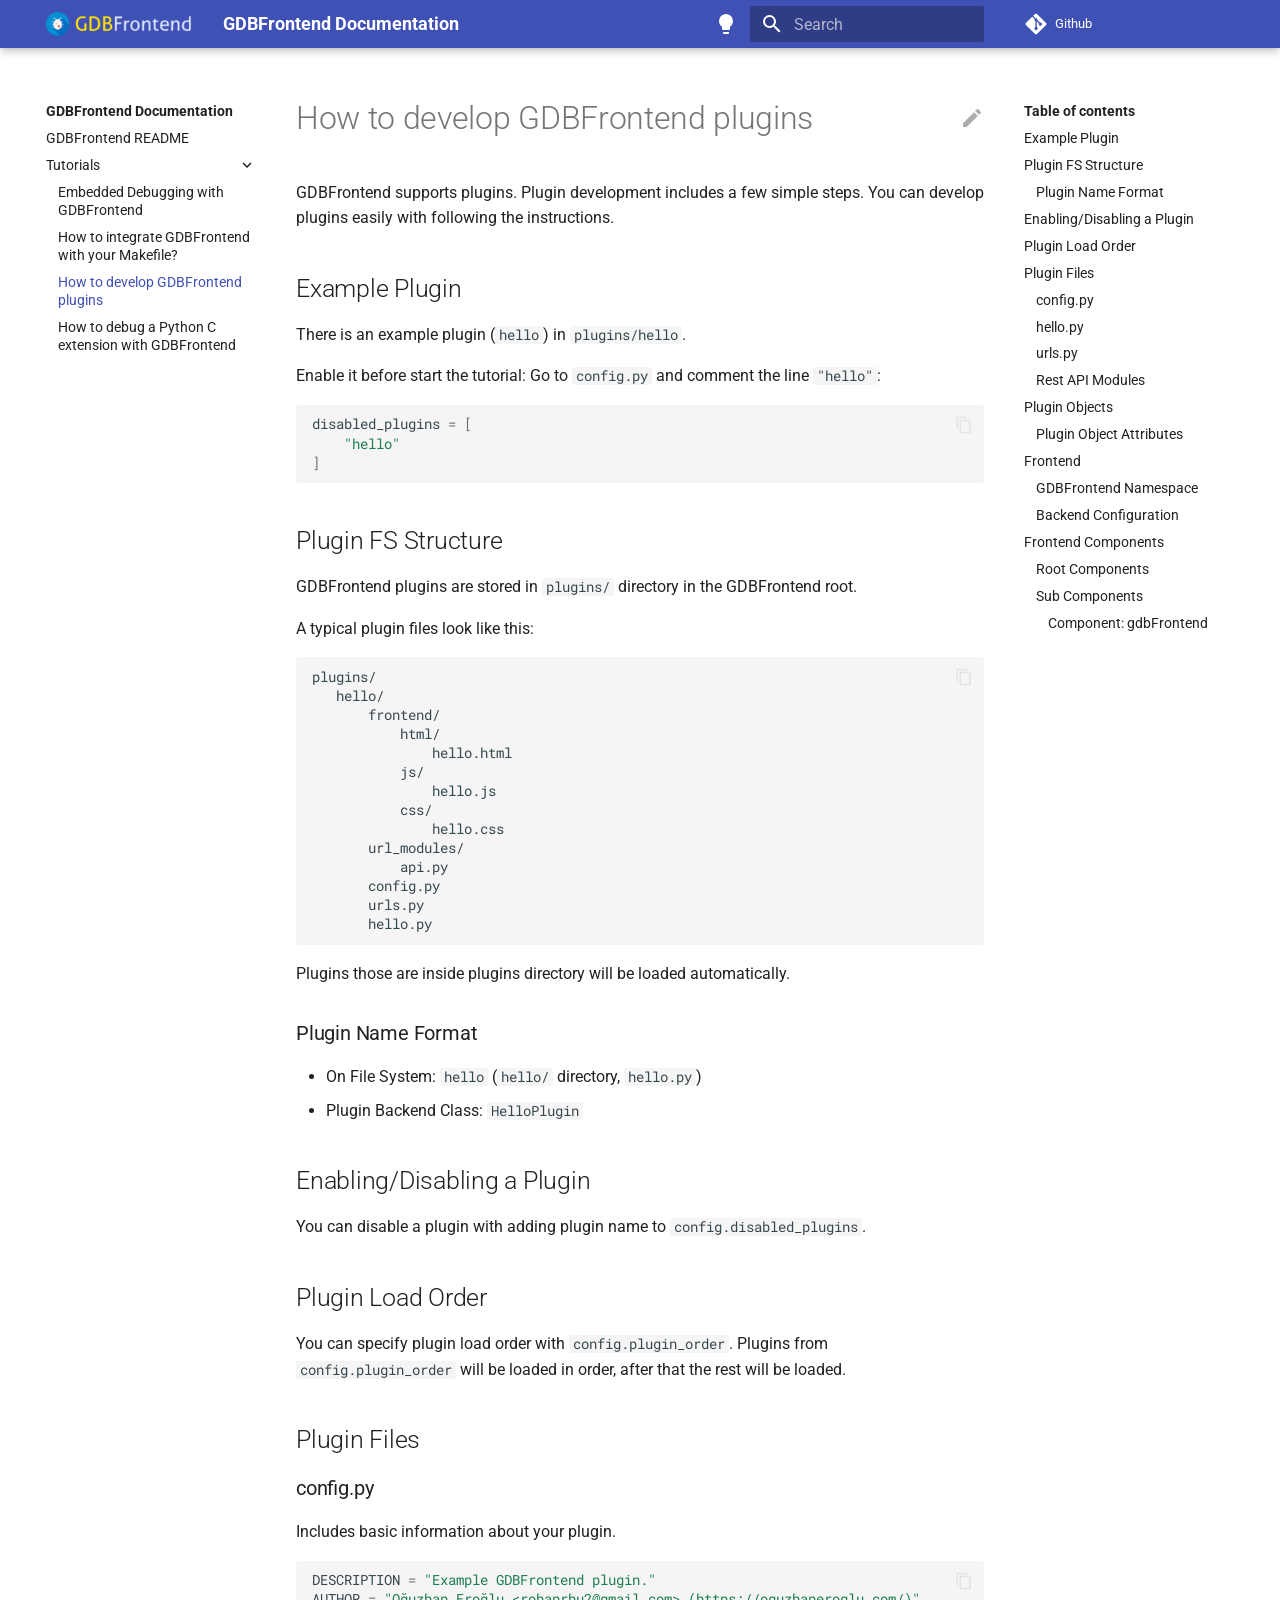
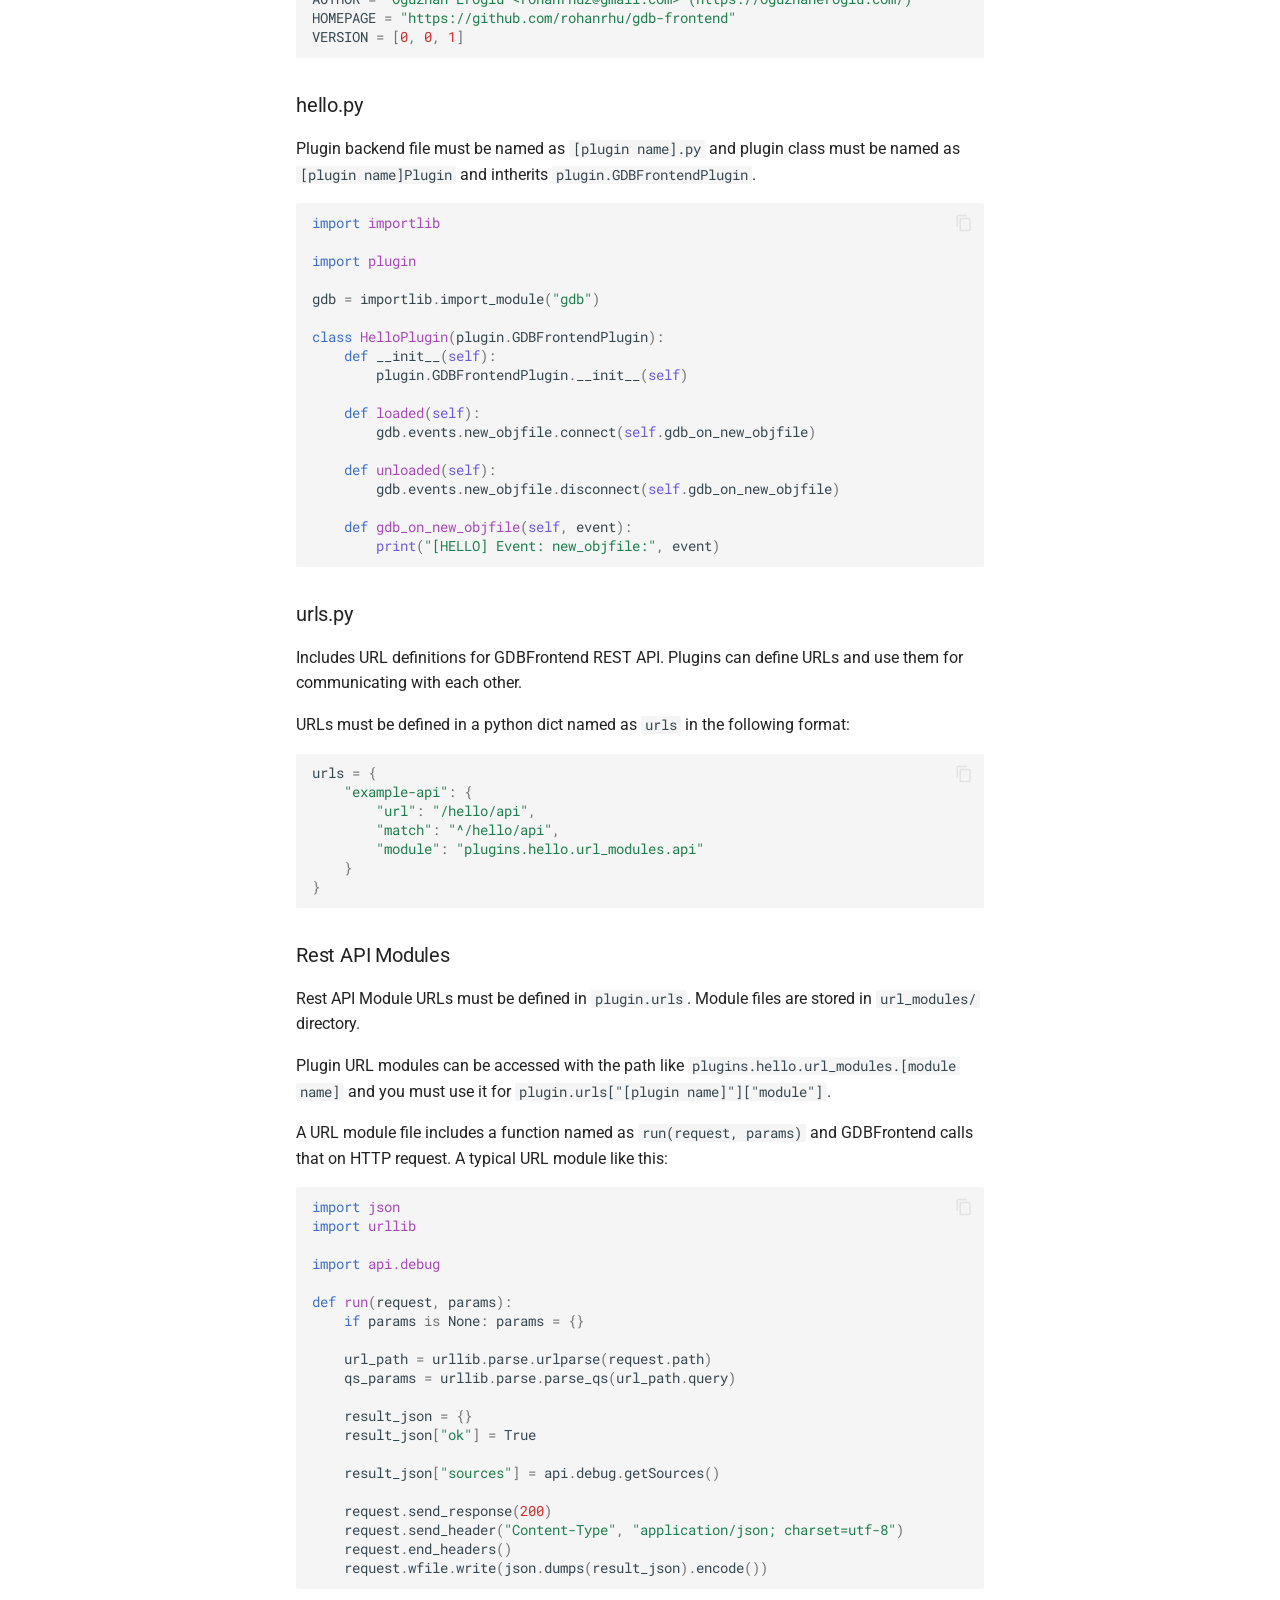
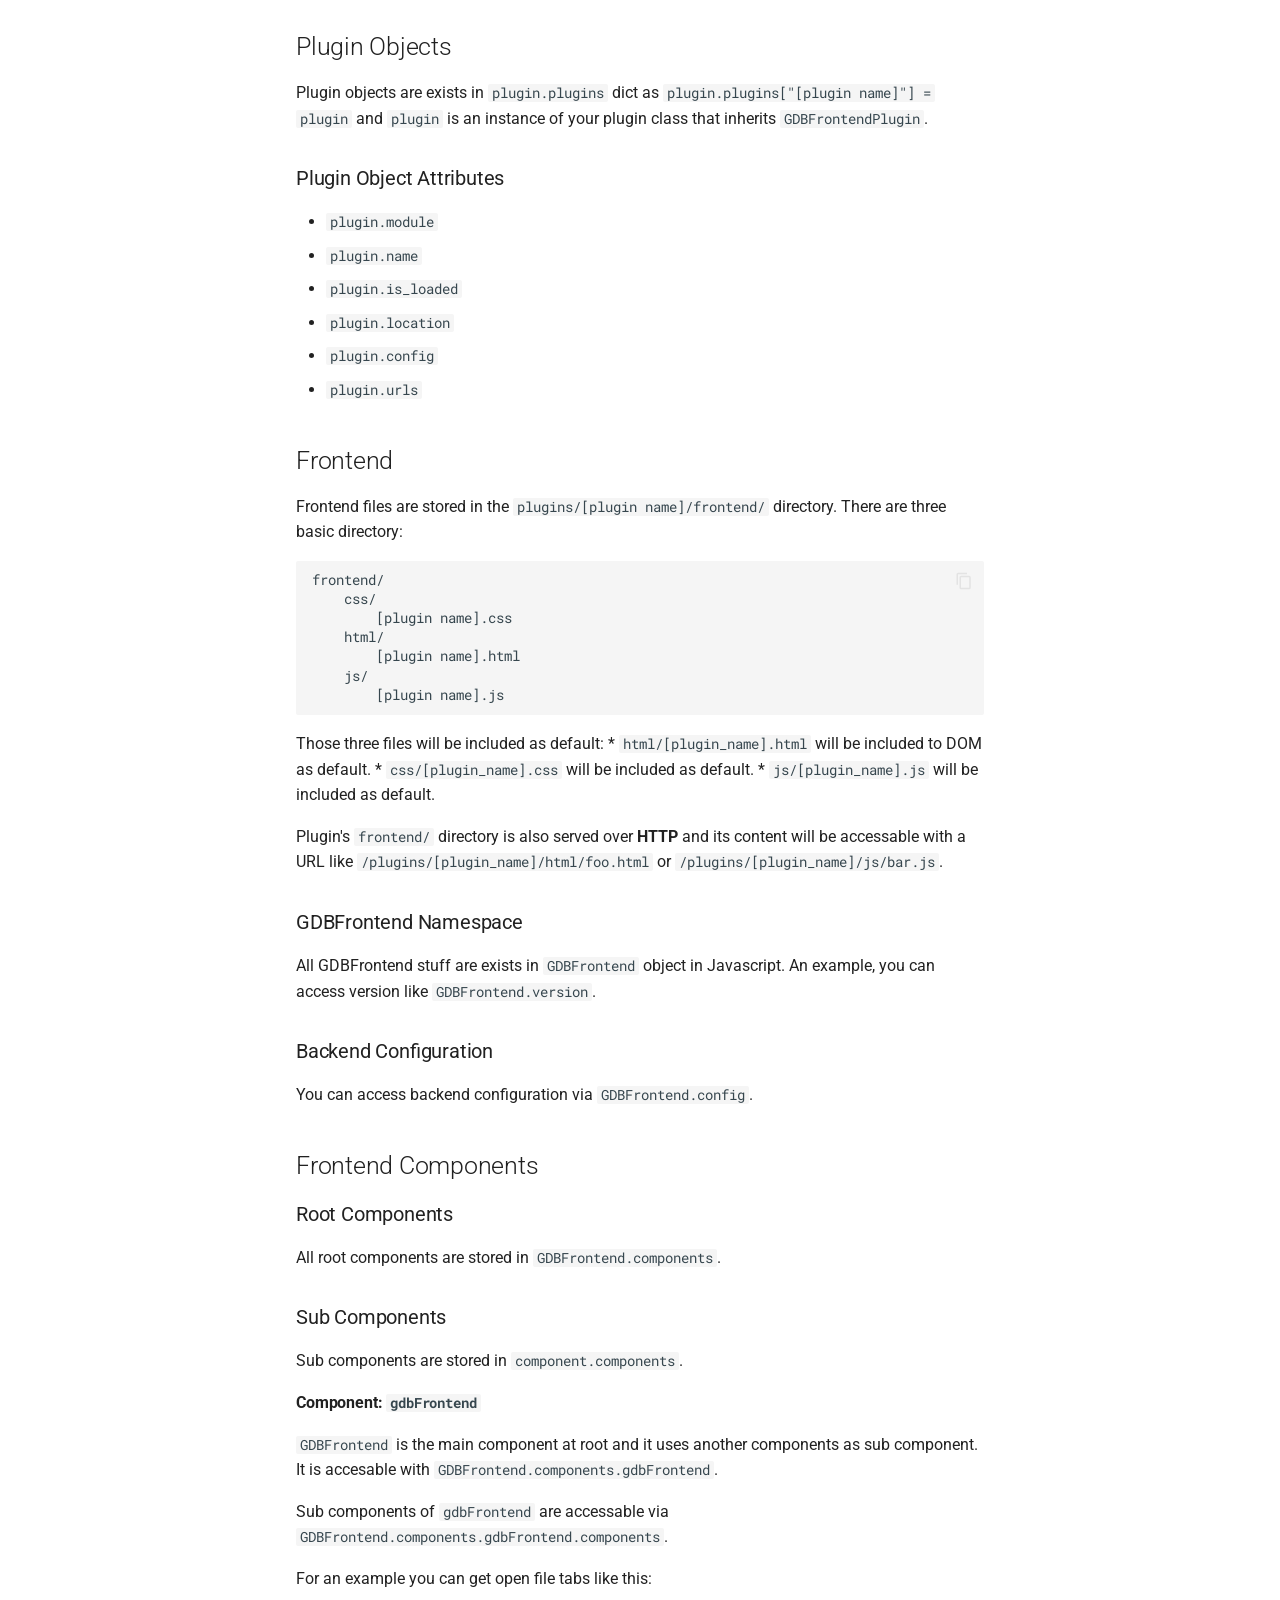
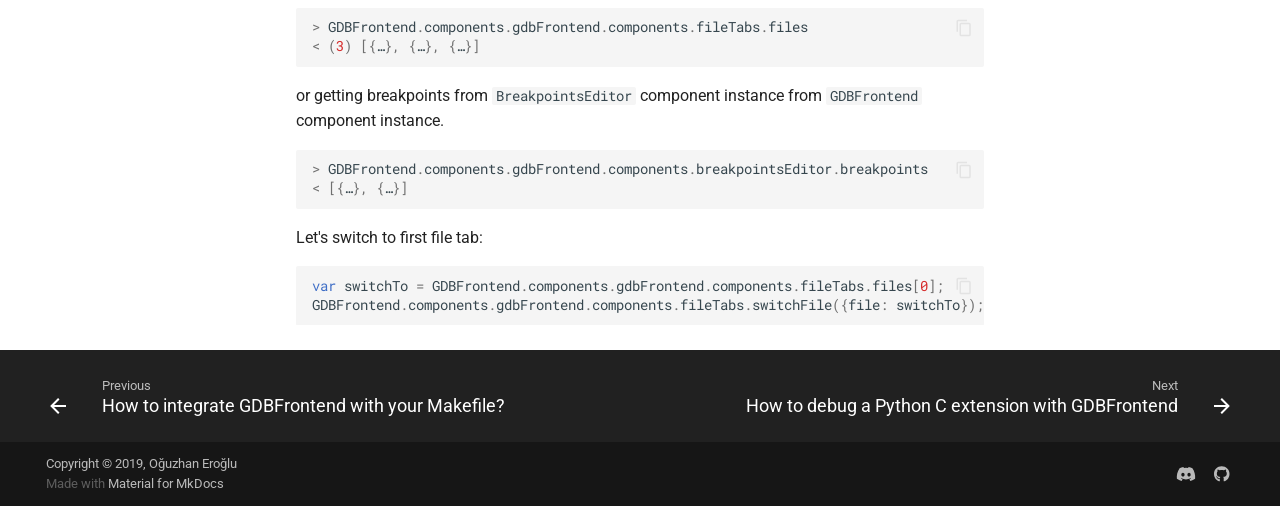
<file: src/docs/tutorials/plugin-development/index.html>
<!doctype html>
<html lang="en" class="no-js">
  <head>
    
      <meta charset="utf-8">
      <meta name="viewport" content="width=device-width,initial-scale=1">
      
        <meta name="description" content="Documentation for the GDBFrontend debugger">
      
      
      
      <link rel="icon" href="../../media/gdbfrontend-icon.png">
      <meta name="generator" content="mkdocs-1.2.3, mkdocs-material-8.1.9">
    
    
      
        <title>How to develop GDBFrontend plugins - GDBFrontend Documentation</title>
      
    
    
      <link rel="stylesheet" href="../../assets/stylesheets/main.2b4465f4.min.css">
      
        
        <link rel="stylesheet" href="../../assets/stylesheets/palette.e6a45f82.min.css">
        
      
    
    
    
      
        
        <link rel="preconnect" href="https://fonts.gstatic.com" crossorigin>
        <link rel="stylesheet" href="https://fonts.googleapis.com/css?family=Roboto:300,400,400i,700%7CRoboto+Mono&display=fallback">
        <style>:root{--md-text-font:"Roboto";--md-code-font:"Roboto Mono"}</style>
      
    
    
    <script>__md_scope=new URL("../..",location),__md_get=(e,_=localStorage,t=__md_scope)=>JSON.parse(_.getItem(t.pathname+"."+e)),__md_set=(e,_,t=localStorage,a=__md_scope)=>{try{t.setItem(a.pathname+"."+e,JSON.stringify(_))}catch(e){}}</script>
    
      
  


  
  


  <script>function gtag(){dataLayer.push(arguments)}window.dataLayer=window.dataLayer||[],gtag("js",new Date),gtag("config","G-03F7PQRZ76"),document.addEventListener("DOMContentLoaded",function(){document.forms.search&&document.forms.search.query.addEventListener("blur",function(){this.value&&gtag("event","search",{search_term:this.value})}),"undefined"!=typeof location$&&location$.subscribe(function(e){gtag("config","G-03F7PQRZ76",{page_path:e.pathname})})})</script>
  <script async src="https://www.googletagmanager.com/gtag/js?id=G-03F7PQRZ76"></script>


    
    
  </head>
  
  
    
    
      
    
    
    
    
    <body dir="ltr" data-md-color-scheme="slate" data-md-color-primary="" data-md-color-accent="">
  
    
    
      <script>var palette=__md_get("__palette");if(palette&&"object"==typeof palette.color)for(var key of Object.keys(palette.color))document.body.setAttribute("data-md-color-"+key,palette.color[key])</script>
    
    <input class="md-toggle" data-md-toggle="drawer" type="checkbox" id="__drawer" autocomplete="off">
    <input class="md-toggle" data-md-toggle="search" type="checkbox" id="__search" autocomplete="off">
    <label class="md-overlay" for="__drawer"></label>
    <div data-md-component="skip">
      
        
        <a href="#how-to-develop-gdbfrontend-plugins" class="md-skip">
          Skip to content
        </a>
      
    </div>
    <div data-md-component="announce">
      
    </div>
    
    
      

<header class="md-header" data-md-component="header">
  <nav class="md-header__inner md-grid" aria-label="Header">
    <a href="https://github.com/rohanrhu/gdb-frontend" title="GDBFrontend Documentation" class="md-header__button md-logo" aria-label="GDBFrontend Documentation" data-md-component="logo">
      
  <img src="../../media/gdbfrontend-logo.png" alt="logo">

    </a>
    <label class="md-header__button md-icon" for="__drawer">
      <svg xmlns="http://www.w3.org/2000/svg" viewBox="0 0 24 24"><path d="M3 6h18v2H3V6m0 5h18v2H3v-2m0 5h18v2H3v-2z"/></svg>
    </label>
    <div class="md-header__title" data-md-component="header-title">
      <div class="md-header__ellipsis">
        <div class="md-header__topic">
          <span class="md-ellipsis">
            GDBFrontend Documentation
          </span>
        </div>
        <div class="md-header__topic" data-md-component="header-topic">
          <span class="md-ellipsis">
            
              How to develop GDBFrontend plugins
            
          </span>
        </div>
      </div>
    </div>
    
      <form class="md-header__option" data-md-component="palette">
        
          
          
          <input class="md-option" data-md-color-media="(prefers-color-scheme: dark)" data-md-color-scheme="slate" data-md-color-primary="" data-md-color-accent=""  aria-label="Switch to dark mode"  type="radio" name="__palette" id="__palette_1">
          
            <label class="md-header__button md-icon" title="Switch to dark mode" for="__palette_2" hidden>
              <svg xmlns="http://www.w3.org/2000/svg" viewBox="0 0 24 24"><path d="M12 2a7 7 0 0 1 7 7c0 2.38-1.19 4.47-3 5.74V17a1 1 0 0 1-1 1H9a1 1 0 0 1-1-1v-2.26C6.19 13.47 5 11.38 5 9a7 7 0 0 1 7-7M9 21v-1h6v1a1 1 0 0 1-1 1h-4a1 1 0 0 1-1-1m3-17a5 5 0 0 0-5 5c0 2.05 1.23 3.81 3 4.58V16h4v-2.42c1.77-.77 3-2.53 3-4.58a5 5 0 0 0-5-5z"/></svg>
            </label>
          
        
          
          
          <input class="md-option" data-md-color-media="(prefers-color-scheme: light)" data-md-color-scheme="default" data-md-color-primary="" data-md-color-accent=""  aria-label="Switch to light mode"  type="radio" name="__palette" id="__palette_2">
          
            <label class="md-header__button md-icon" title="Switch to light mode" for="__palette_1" hidden>
              <svg xmlns="http://www.w3.org/2000/svg" viewBox="0 0 24 24"><path d="M12 2a7 7 0 0 0-7 7c0 2.38 1.19 4.47 3 5.74V17a1 1 0 0 0 1 1h6a1 1 0 0 0 1-1v-2.26c1.81-1.27 3-3.36 3-5.74a7 7 0 0 0-7-7M9 21a1 1 0 0 0 1 1h4a1 1 0 0 0 1-1v-1H9v1z"/></svg>
            </label>
          
        
      </form>
    
    
    
      <label class="md-header__button md-icon" for="__search">
        <svg xmlns="http://www.w3.org/2000/svg" viewBox="0 0 24 24"><path d="M9.5 3A6.5 6.5 0 0 1 16 9.5c0 1.61-.59 3.09-1.56 4.23l.27.27h.79l5 5-1.5 1.5-5-5v-.79l-.27-.27A6.516 6.516 0 0 1 9.5 16 6.5 6.5 0 0 1 3 9.5 6.5 6.5 0 0 1 9.5 3m0 2C7 5 5 7 5 9.5S7 14 9.5 14 14 12 14 9.5 12 5 9.5 5z"/></svg>
      </label>
      <div class="md-search" data-md-component="search" role="dialog">
  <label class="md-search__overlay" for="__search"></label>
  <div class="md-search__inner" role="search">
    <form class="md-search__form" name="search">
      <input type="text" class="md-search__input" name="query" aria-label="Search" placeholder="Search" autocapitalize="off" autocorrect="off" autocomplete="off" spellcheck="false" data-md-component="search-query" required>
      <label class="md-search__icon md-icon" for="__search">
        <svg xmlns="http://www.w3.org/2000/svg" viewBox="0 0 24 24"><path d="M9.5 3A6.5 6.5 0 0 1 16 9.5c0 1.61-.59 3.09-1.56 4.23l.27.27h.79l5 5-1.5 1.5-5-5v-.79l-.27-.27A6.516 6.516 0 0 1 9.5 16 6.5 6.5 0 0 1 3 9.5 6.5 6.5 0 0 1 9.5 3m0 2C7 5 5 7 5 9.5S7 14 9.5 14 14 12 14 9.5 12 5 9.5 5z"/></svg>
        <svg xmlns="http://www.w3.org/2000/svg" viewBox="0 0 24 24"><path d="M20 11v2H8l5.5 5.5-1.42 1.42L4.16 12l7.92-7.92L13.5 5.5 8 11h12z"/></svg>
      </label>
      <nav class="md-search__options" aria-label="Search">
        
        <button type="reset" class="md-search__icon md-icon" aria-label="Clear" tabindex="-1">
          <svg xmlns="http://www.w3.org/2000/svg" viewBox="0 0 24 24"><path d="M19 6.41 17.59 5 12 10.59 6.41 5 5 6.41 10.59 12 5 17.59 6.41 19 12 13.41 17.59 19 19 17.59 13.41 12 19 6.41z"/></svg>
        </button>
      </nav>
      
    </form>
    <div class="md-search__output">
      <div class="md-search__scrollwrap" data-md-scrollfix>
        <div class="md-search-result" data-md-component="search-result">
          <div class="md-search-result__meta">
            Initializing search
          </div>
          <ol class="md-search-result__list"></ol>
        </div>
      </div>
    </div>
  </div>
</div>
    
    
      <div class="md-header__source">
        <a href="https://github.com/rohanrhu/gdb-frontend/" title="Go to repository" class="md-source" data-md-component="source">
  <div class="md-source__icon md-icon">
    
    <svg xmlns="http://www.w3.org/2000/svg" viewBox="0 0 448 512"><path d="M439.55 236.05 244 40.45a28.87 28.87 0 0 0-40.81 0l-40.66 40.63 51.52 51.52c27.06-9.14 52.68 16.77 43.39 43.68l49.66 49.66c34.23-11.8 61.18 31 35.47 56.69-26.49 26.49-70.21-2.87-56-37.34L240.22 199v121.85c25.3 12.54 22.26 41.85 9.08 55a34.34 34.34 0 0 1-48.55 0c-17.57-17.6-11.07-46.91 11.25-56v-123c-20.8-8.51-24.6-30.74-18.64-45L142.57 101 8.45 235.14a28.86 28.86 0 0 0 0 40.81l195.61 195.6a28.86 28.86 0 0 0 40.8 0l194.69-194.69a28.86 28.86 0 0 0 0-40.81z"/></svg>
  </div>
  <div class="md-source__repository">
    Github
  </div>
</a>
      </div>
    
  </nav>
  
</header>
    
    <div class="md-container" data-md-component="container">
      
      
        
          
        
      
      <main class="md-main" data-md-component="main">
        <div class="md-main__inner md-grid">
          
            
              
              <div class="md-sidebar md-sidebar--primary" data-md-component="sidebar" data-md-type="navigation" >
                <div class="md-sidebar__scrollwrap">
                  <div class="md-sidebar__inner">
                    


<nav class="md-nav md-nav--primary" aria-label="Navigation" data-md-level="0">
  <label class="md-nav__title" for="__drawer">
    <a href="https://github.com/rohanrhu/gdb-frontend" title="GDBFrontend Documentation" class="md-nav__button md-logo" aria-label="GDBFrontend Documentation" data-md-component="logo">
      
  <img src="../../media/gdbfrontend-logo.png" alt="logo">

    </a>
    GDBFrontend Documentation
  </label>
  
    <div class="md-nav__source">
      <a href="https://github.com/rohanrhu/gdb-frontend/" title="Go to repository" class="md-source" data-md-component="source">
  <div class="md-source__icon md-icon">
    
    <svg xmlns="http://www.w3.org/2000/svg" viewBox="0 0 448 512"><path d="M439.55 236.05 244 40.45a28.87 28.87 0 0 0-40.81 0l-40.66 40.63 51.52 51.52c27.06-9.14 52.68 16.77 43.39 43.68l49.66 49.66c34.23-11.8 61.18 31 35.47 56.69-26.49 26.49-70.21-2.87-56-37.34L240.22 199v121.85c25.3 12.54 22.26 41.85 9.08 55a34.34 34.34 0 0 1-48.55 0c-17.57-17.6-11.07-46.91 11.25-56v-123c-20.8-8.51-24.6-30.74-18.64-45L142.57 101 8.45 235.14a28.86 28.86 0 0 0 0 40.81l195.61 195.6a28.86 28.86 0 0 0 40.8 0l194.69-194.69a28.86 28.86 0 0 0 0-40.81z"/></svg>
  </div>
  <div class="md-source__repository">
    Github
  </div>
</a>
    </div>
  
  <ul class="md-nav__list" data-md-scrollfix>
    
      
      
      

  
  
  
    <li class="md-nav__item">
      <a href="../.." class="md-nav__link">
        GDBFrontend README
      </a>
    </li>
  

    
      
      
      

  
  
    
  
  
    
    <li class="md-nav__item md-nav__item--active md-nav__item--nested">
      
      
        <input class="md-nav__toggle md-toggle" data-md-toggle="__nav_2" type="checkbox" id="__nav_2" checked>
      
      
      
      
        <label class="md-nav__link" for="__nav_2">
          Tutorials
          <span class="md-nav__icon md-icon"></span>
        </label>
      
      <nav class="md-nav" aria-label="Tutorials" data-md-level="1">
        <label class="md-nav__title" for="__nav_2">
          <span class="md-nav__icon md-icon"></span>
          Tutorials
        </label>
        <ul class="md-nav__list" data-md-scrollfix>
          
            
              
  
  
  
    <li class="md-nav__item">
      <a href="../embedded-debugging/" class="md-nav__link">
        Embedded Debugging with GDBFrontend
      </a>
    </li>
  

            
          
            
              
  
  
  
    <li class="md-nav__item">
      <a href="../makefile-integration/" class="md-nav__link">
        How to integrate GDBFrontend with your Makefile?
      </a>
    </li>
  

            
          
            
              
  
  
    
  
  
    <li class="md-nav__item md-nav__item--active">
      
      <input class="md-nav__toggle md-toggle" data-md-toggle="toc" type="checkbox" id="__toc">
      
      
        
      
      
        <label class="md-nav__link md-nav__link--active" for="__toc">
          How to develop GDBFrontend plugins
          <span class="md-nav__icon md-icon"></span>
        </label>
      
      <a href="./" class="md-nav__link md-nav__link--active">
        How to develop GDBFrontend plugins
      </a>
      
        

<nav class="md-nav md-nav--secondary" aria-label="Table of contents">
  
  
  
    
  
  
    <label class="md-nav__title" for="__toc">
      <span class="md-nav__icon md-icon"></span>
      Table of contents
    </label>
    <ul class="md-nav__list" data-md-component="toc" data-md-scrollfix>
      
        <li class="md-nav__item">
  <a href="#example-plugin" class="md-nav__link">
    Example Plugin
  </a>
  
</li>
      
        <li class="md-nav__item">
  <a href="#plugin-fs-structure" class="md-nav__link">
    Plugin FS Structure
  </a>
  
    <nav class="md-nav" aria-label="Plugin FS Structure">
      <ul class="md-nav__list">
        
          <li class="md-nav__item">
  <a href="#plugin-name-format" class="md-nav__link">
    Plugin Name Format
  </a>
  
</li>
        
      </ul>
    </nav>
  
</li>
      
        <li class="md-nav__item">
  <a href="#enablingdisabling-a-plugin" class="md-nav__link">
    Enabling/Disabling a Plugin
  </a>
  
</li>
      
        <li class="md-nav__item">
  <a href="#plugin-load-order" class="md-nav__link">
    Plugin Load Order
  </a>
  
</li>
      
        <li class="md-nav__item">
  <a href="#plugin-files" class="md-nav__link">
    Plugin Files
  </a>
  
    <nav class="md-nav" aria-label="Plugin Files">
      <ul class="md-nav__list">
        
          <li class="md-nav__item">
  <a href="#configpy" class="md-nav__link">
    config.py
  </a>
  
</li>
        
          <li class="md-nav__item">
  <a href="#hellopy" class="md-nav__link">
    hello.py
  </a>
  
</li>
        
          <li class="md-nav__item">
  <a href="#urlspy" class="md-nav__link">
    urls.py
  </a>
  
</li>
        
          <li class="md-nav__item">
  <a href="#rest-api-modules" class="md-nav__link">
    Rest API Modules
  </a>
  
</li>
        
      </ul>
    </nav>
  
</li>
      
        <li class="md-nav__item">
  <a href="#plugin-objects" class="md-nav__link">
    Plugin Objects
  </a>
  
    <nav class="md-nav" aria-label="Plugin Objects">
      <ul class="md-nav__list">
        
          <li class="md-nav__item">
  <a href="#plugin-object-attributes" class="md-nav__link">
    Plugin Object Attributes
  </a>
  
</li>
        
      </ul>
    </nav>
  
</li>
      
        <li class="md-nav__item">
  <a href="#frontend" class="md-nav__link">
    Frontend
  </a>
  
    <nav class="md-nav" aria-label="Frontend">
      <ul class="md-nav__list">
        
          <li class="md-nav__item">
  <a href="#gdbfrontend-namespace" class="md-nav__link">
    GDBFrontend Namespace
  </a>
  
</li>
        
          <li class="md-nav__item">
  <a href="#backend-configuration" class="md-nav__link">
    Backend Configuration
  </a>
  
</li>
        
      </ul>
    </nav>
  
</li>
      
        <li class="md-nav__item">
  <a href="#frontend-components" class="md-nav__link">
    Frontend Components
  </a>
  
    <nav class="md-nav" aria-label="Frontend Components">
      <ul class="md-nav__list">
        
          <li class="md-nav__item">
  <a href="#root-components" class="md-nav__link">
    Root Components
  </a>
  
</li>
        
          <li class="md-nav__item">
  <a href="#sub-components" class="md-nav__link">
    Sub Components
  </a>
  
    <nav class="md-nav" aria-label="Sub Components">
      <ul class="md-nav__list">
        
          <li class="md-nav__item">
  <a href="#component-gdbfrontend" class="md-nav__link">
    Component: gdbFrontend
  </a>
  
</li>
        
      </ul>
    </nav>
  
</li>
        
      </ul>
    </nav>
  
</li>
      
    </ul>
  
</nav>
      
    </li>
  

            
          
            
              
  
  
  
    <li class="md-nav__item">
      <a href="../python-c-extension-debugging/" class="md-nav__link">
        How to debug a Python C extension with GDBFrontend
      </a>
    </li>
  

            
          
        </ul>
      </nav>
    </li>
  

    
  </ul>
</nav>
                  </div>
                </div>
              </div>
            
            
              
              <div class="md-sidebar md-sidebar--secondary" data-md-component="sidebar" data-md-type="toc" >
                <div class="md-sidebar__scrollwrap">
                  <div class="md-sidebar__inner">
                    

<nav class="md-nav md-nav--secondary" aria-label="Table of contents">
  
  
  
    
  
  
    <label class="md-nav__title" for="__toc">
      <span class="md-nav__icon md-icon"></span>
      Table of contents
    </label>
    <ul class="md-nav__list" data-md-component="toc" data-md-scrollfix>
      
        <li class="md-nav__item">
  <a href="#example-plugin" class="md-nav__link">
    Example Plugin
  </a>
  
</li>
      
        <li class="md-nav__item">
  <a href="#plugin-fs-structure" class="md-nav__link">
    Plugin FS Structure
  </a>
  
    <nav class="md-nav" aria-label="Plugin FS Structure">
      <ul class="md-nav__list">
        
          <li class="md-nav__item">
  <a href="#plugin-name-format" class="md-nav__link">
    Plugin Name Format
  </a>
  
</li>
        
      </ul>
    </nav>
  
</li>
      
        <li class="md-nav__item">
  <a href="#enablingdisabling-a-plugin" class="md-nav__link">
    Enabling/Disabling a Plugin
  </a>
  
</li>
      
        <li class="md-nav__item">
  <a href="#plugin-load-order" class="md-nav__link">
    Plugin Load Order
  </a>
  
</li>
      
        <li class="md-nav__item">
  <a href="#plugin-files" class="md-nav__link">
    Plugin Files
  </a>
  
    <nav class="md-nav" aria-label="Plugin Files">
      <ul class="md-nav__list">
        
          <li class="md-nav__item">
  <a href="#configpy" class="md-nav__link">
    config.py
  </a>
  
</li>
        
          <li class="md-nav__item">
  <a href="#hellopy" class="md-nav__link">
    hello.py
  </a>
  
</li>
        
          <li class="md-nav__item">
  <a href="#urlspy" class="md-nav__link">
    urls.py
  </a>
  
</li>
        
          <li class="md-nav__item">
  <a href="#rest-api-modules" class="md-nav__link">
    Rest API Modules
  </a>
  
</li>
        
      </ul>
    </nav>
  
</li>
      
        <li class="md-nav__item">
  <a href="#plugin-objects" class="md-nav__link">
    Plugin Objects
  </a>
  
    <nav class="md-nav" aria-label="Plugin Objects">
      <ul class="md-nav__list">
        
          <li class="md-nav__item">
  <a href="#plugin-object-attributes" class="md-nav__link">
    Plugin Object Attributes
  </a>
  
</li>
        
      </ul>
    </nav>
  
</li>
      
        <li class="md-nav__item">
  <a href="#frontend" class="md-nav__link">
    Frontend
  </a>
  
    <nav class="md-nav" aria-label="Frontend">
      <ul class="md-nav__list">
        
          <li class="md-nav__item">
  <a href="#gdbfrontend-namespace" class="md-nav__link">
    GDBFrontend Namespace
  </a>
  
</li>
        
          <li class="md-nav__item">
  <a href="#backend-configuration" class="md-nav__link">
    Backend Configuration
  </a>
  
</li>
        
      </ul>
    </nav>
  
</li>
      
        <li class="md-nav__item">
  <a href="#frontend-components" class="md-nav__link">
    Frontend Components
  </a>
  
    <nav class="md-nav" aria-label="Frontend Components">
      <ul class="md-nav__list">
        
          <li class="md-nav__item">
  <a href="#root-components" class="md-nav__link">
    Root Components
  </a>
  
</li>
        
          <li class="md-nav__item">
  <a href="#sub-components" class="md-nav__link">
    Sub Components
  </a>
  
    <nav class="md-nav" aria-label="Sub Components">
      <ul class="md-nav__list">
        
          <li class="md-nav__item">
  <a href="#component-gdbfrontend" class="md-nav__link">
    Component: gdbFrontend
  </a>
  
</li>
        
      </ul>
    </nav>
  
</li>
        
      </ul>
    </nav>
  
</li>
      
    </ul>
  
</nav>
                  </div>
                </div>
              </div>
            
          
          <div class="md-content" data-md-component="content">
            <article class="md-content__inner md-typeset">
              
                
<a href="https://github.com/rohanrhu/gdb-frontend/edit/master/documentation/src/tutorials/plugin-development.md" title="Edit this page" class="md-content__button md-icon">
  <svg xmlns="http://www.w3.org/2000/svg" viewBox="0 0 24 24"><path d="M20.71 7.04c.39-.39.39-1.04 0-1.41l-2.34-2.34c-.37-.39-1.02-.39-1.41 0l-1.84 1.83 3.75 3.75M3 17.25V21h3.75L17.81 9.93l-3.75-3.75L3 17.25z"/></svg>
</a>


<h1 id="how-to-develop-gdbfrontend-plugins">How to develop GDBFrontend plugins</h1>
<p>GDBFrontend supports plugins. Plugin development includes a few simple steps. You can develop plugins easily with following the instructions.</p>
<h2 id="example-plugin">Example Plugin</h2>
<p>There is an example plugin (<code>hello</code>) in <code>plugins/hello</code>.</p>
<p>Enable it before start the tutorial: Go to <code>config.py</code> and comment the line <code>"hello"</code>:
<div class="highlight"><pre><span></span><code><span class="n">disabled_plugins</span> <span class="o">=</span> <span class="p">[</span>
    <span class="s2">&quot;hello&quot;</span>
<span class="p">]</span>
</code></pre></div></p>
<h2 id="plugin-fs-structure">Plugin FS Structure</h2>
<p>GDBFrontend plugins are stored in <code>plugins/</code> directory in the GDBFrontend root.</p>
<p>A typical plugin files look like this:
<div class="highlight"><pre><span></span><code>plugins/
   hello/
       frontend/
           html/
               hello.html
           js/
               hello.js
           css/
               hello.css
       url_modules/
           api.py
       config.py
       urls.py
       hello.py
</code></pre></div>
Plugins those are inside plugins directory will be loaded automatically.</p>
<h3 id="plugin-name-format">Plugin Name Format</h3>
<ul>
<li>On File System: <code>hello</code> (<code>hello/</code> directory, <code>hello.py</code>)</li>
<li>Plugin Backend Class: <code>HelloPlugin</code></li>
</ul>
<h2 id="enablingdisabling-a-plugin">Enabling/Disabling a Plugin</h2>
<p>You can disable a plugin with adding plugin name to <code>config.disabled_plugins</code>.</p>
<h2 id="plugin-load-order">Plugin Load Order</h2>
<p>You can specify plugin load order with <code>config.plugin_order</code>. Plugins from <code>config.plugin_order</code> will be loaded in order, after that the rest will be loaded.</p>
<h2 id="plugin-files">Plugin Files</h2>
<h3 id="configpy">config.py</h3>
<p>Includes basic information about your plugin.</p>
<div class="highlight"><pre><span></span><code><span class="n">DESCRIPTION</span> <span class="o">=</span> <span class="s2">&quot;Example GDBFrontend plugin.&quot;</span>
<span class="n">AUTHOR</span> <span class="o">=</span> <span class="s2">&quot;Oğuzhan Eroğlu &lt;rohanrhu2@gmail.com&gt; (https://oguzhaneroglu.com/)&quot;</span>
<span class="n">HOMEPAGE</span> <span class="o">=</span> <span class="s2">&quot;https://github.com/rohanrhu/gdb-frontend&quot;</span>
<span class="n">VERSION</span> <span class="o">=</span> <span class="p">[</span><span class="mi">0</span><span class="p">,</span> <span class="mi">0</span><span class="p">,</span> <span class="mi">1</span><span class="p">]</span>
</code></pre></div>
<h3 id="hellopy">hello.py</h3>
<p>Plugin backend file must be named as <code>[plugin name].py</code> and plugin class must be named as <code>[plugin name]Plugin</code> and intherits <code>plugin.GDBFrontendPlugin</code>.</p>
<div class="highlight"><pre><span></span><code><span class="kn">import</span> <span class="nn">importlib</span>

<span class="kn">import</span> <span class="nn">plugin</span>

<span class="n">gdb</span> <span class="o">=</span> <span class="n">importlib</span><span class="o">.</span><span class="n">import_module</span><span class="p">(</span><span class="s2">&quot;gdb&quot;</span><span class="p">)</span>

<span class="k">class</span> <span class="nc">HelloPlugin</span><span class="p">(</span><span class="n">plugin</span><span class="o">.</span><span class="n">GDBFrontendPlugin</span><span class="p">):</span>
    <span class="k">def</span> <span class="fm">__init__</span><span class="p">(</span><span class="bp">self</span><span class="p">):</span>
        <span class="n">plugin</span><span class="o">.</span><span class="n">GDBFrontendPlugin</span><span class="o">.</span><span class="fm">__init__</span><span class="p">(</span><span class="bp">self</span><span class="p">)</span>

    <span class="k">def</span> <span class="nf">loaded</span><span class="p">(</span><span class="bp">self</span><span class="p">):</span>
        <span class="n">gdb</span><span class="o">.</span><span class="n">events</span><span class="o">.</span><span class="n">new_objfile</span><span class="o">.</span><span class="n">connect</span><span class="p">(</span><span class="bp">self</span><span class="o">.</span><span class="n">gdb_on_new_objfile</span><span class="p">)</span>

    <span class="k">def</span> <span class="nf">unloaded</span><span class="p">(</span><span class="bp">self</span><span class="p">):</span>
        <span class="n">gdb</span><span class="o">.</span><span class="n">events</span><span class="o">.</span><span class="n">new_objfile</span><span class="o">.</span><span class="n">disconnect</span><span class="p">(</span><span class="bp">self</span><span class="o">.</span><span class="n">gdb_on_new_objfile</span><span class="p">)</span>

    <span class="k">def</span> <span class="nf">gdb_on_new_objfile</span><span class="p">(</span><span class="bp">self</span><span class="p">,</span> <span class="n">event</span><span class="p">):</span>
        <span class="nb">print</span><span class="p">(</span><span class="s2">&quot;[HELLO] Event: new_objfile:&quot;</span><span class="p">,</span> <span class="n">event</span><span class="p">)</span>
</code></pre></div>
<h3 id="urlspy">urls.py</h3>
<p>Includes URL definitions for GDBFrontend REST API. Plugins can define URLs and use them for communicating with each other.</p>
<p>URLs must be defined in a python dict named as <code>urls</code> in the following format:
<div class="highlight"><pre><span></span><code><span class="n">urls</span> <span class="o">=</span> <span class="p">{</span>
    <span class="s2">&quot;example-api&quot;</span><span class="p">:</span> <span class="p">{</span>
        <span class="s2">&quot;url&quot;</span><span class="p">:</span> <span class="s2">&quot;/hello/api&quot;</span><span class="p">,</span>
        <span class="s2">&quot;match&quot;</span><span class="p">:</span> <span class="s2">&quot;^/hello/api&quot;</span><span class="p">,</span>
        <span class="s2">&quot;module&quot;</span><span class="p">:</span> <span class="s2">&quot;plugins.hello.url_modules.api&quot;</span>
    <span class="p">}</span>
<span class="p">}</span>
</code></pre></div></p>
<h3 id="rest-api-modules">Rest API Modules</h3>
<p>Rest API Module URLs must be defined in <code>plugin.urls</code>. Module files are stored in <code>url_modules/</code> directory.</p>
<p>Plugin URL modules can be accessed with the path like <code>plugins.hello.url_modules.[module name]</code> and you must use it for <code>plugin.urls["[plugin name]"]["module"]</code>.</p>
<p>A URL module file includes a function named as <code>run(request, params)</code> and GDBFrontend calls that on HTTP request. A typical URL module like this:
<div class="highlight"><pre><span></span><code><span class="kn">import</span> <span class="nn">json</span>
<span class="kn">import</span> <span class="nn">urllib</span>

<span class="kn">import</span> <span class="nn">api.debug</span>

<span class="k">def</span> <span class="nf">run</span><span class="p">(</span><span class="n">request</span><span class="p">,</span> <span class="n">params</span><span class="p">):</span>
    <span class="k">if</span> <span class="n">params</span> <span class="ow">is</span> <span class="kc">None</span><span class="p">:</span> <span class="n">params</span> <span class="o">=</span> <span class="p">{}</span>

    <span class="n">url_path</span> <span class="o">=</span> <span class="n">urllib</span><span class="o">.</span><span class="n">parse</span><span class="o">.</span><span class="n">urlparse</span><span class="p">(</span><span class="n">request</span><span class="o">.</span><span class="n">path</span><span class="p">)</span>
    <span class="n">qs_params</span> <span class="o">=</span> <span class="n">urllib</span><span class="o">.</span><span class="n">parse</span><span class="o">.</span><span class="n">parse_qs</span><span class="p">(</span><span class="n">url_path</span><span class="o">.</span><span class="n">query</span><span class="p">)</span>

    <span class="n">result_json</span> <span class="o">=</span> <span class="p">{}</span>
    <span class="n">result_json</span><span class="p">[</span><span class="s2">&quot;ok&quot;</span><span class="p">]</span> <span class="o">=</span> <span class="kc">True</span>

    <span class="n">result_json</span><span class="p">[</span><span class="s2">&quot;sources&quot;</span><span class="p">]</span> <span class="o">=</span> <span class="n">api</span><span class="o">.</span><span class="n">debug</span><span class="o">.</span><span class="n">getSources</span><span class="p">()</span>

    <span class="n">request</span><span class="o">.</span><span class="n">send_response</span><span class="p">(</span><span class="mi">200</span><span class="p">)</span>
    <span class="n">request</span><span class="o">.</span><span class="n">send_header</span><span class="p">(</span><span class="s2">&quot;Content-Type&quot;</span><span class="p">,</span> <span class="s2">&quot;application/json; charset=utf-8&quot;</span><span class="p">)</span>
    <span class="n">request</span><span class="o">.</span><span class="n">end_headers</span><span class="p">()</span>
    <span class="n">request</span><span class="o">.</span><span class="n">wfile</span><span class="o">.</span><span class="n">write</span><span class="p">(</span><span class="n">json</span><span class="o">.</span><span class="n">dumps</span><span class="p">(</span><span class="n">result_json</span><span class="p">)</span><span class="o">.</span><span class="n">encode</span><span class="p">())</span>
</code></pre></div></p>
<h2 id="plugin-objects">Plugin Objects</h2>
<p>Plugin objects are exists in <code>plugin.plugins</code> dict as <code>plugin.plugins["[plugin name]"] = plugin</code> and <code>plugin</code> is an instance of your plugin class that inherits <code>GDBFrontendPlugin</code>.</p>
<h3 id="plugin-object-attributes">Plugin Object Attributes</h3>
<ul>
<li><code>plugin.module</code></li>
<li><code>plugin.name</code></li>
<li><code>plugin.is_loaded</code></li>
<li><code>plugin.location</code></li>
<li><code>plugin.config</code></li>
<li><code>plugin.urls</code></li>
</ul>
<h2 id="frontend">Frontend</h2>
<p>Frontend files are stored in the <code>plugins/[plugin name]/frontend/</code> directory. There are three basic directory:
<div class="highlight"><pre><span></span><code>frontend/
    css/
        [plugin name].css
    html/
        [plugin name].html
    js/
        [plugin name].js
</code></pre></div>
Those three files will be included as default:
* <code>html/[plugin_name].html</code> will be included to DOM as default.
* <code>css/[plugin_name].css</code> will be included as default.
* <code>js/[plugin_name].js</code> will be included as default.</p>
<p>Plugin's <code>frontend/</code> directory is also served over <strong>HTTP</strong> and its content will be accessable with a URL like <code>/plugins/[plugin_name]/html/foo.html</code> or <code>/plugins/[plugin_name]/js/bar.js</code>.</p>
<h3 id="gdbfrontend-namespace">GDBFrontend Namespace</h3>
<p>All GDBFrontend stuff are exists in <code>GDBFrontend</code> object in Javascript. An example, you can access version like <code>GDBFrontend.version</code>.</p>
<h3 id="backend-configuration">Backend Configuration</h3>
<p>You can access backend configuration via <code>GDBFrontend.config</code>.</p>
<h2 id="frontend-components">Frontend Components</h2>
<h3 id="root-components">Root Components</h3>
<p>All root components are stored in <code>GDBFrontend.components</code>.</p>
<h3 id="sub-components">Sub Components</h3>
<p>Sub components are stored in <code>component.components</code>.</p>
<h4 id="component-gdbfrontend">Component: <code>gdbFrontend</code></h4>
<p><code>GDBFrontend</code> is the main component at root and it uses another components as sub component. It is accesable with <code>GDBFrontend.components.gdbFrontend</code>.</p>
<p>Sub components of <code>gdbFrontend</code> are accessable via <code>GDBFrontend.components.gdbFrontend.components</code>.</p>
<p>For an example you can get open file tabs like this:
<div class="highlight"><pre><span></span><code><span class="o">&gt;</span> <span class="nx">GDBFrontend</span><span class="p">.</span><span class="nx">components</span><span class="p">.</span><span class="nx">gdbFrontend</span><span class="p">.</span><span class="nx">components</span><span class="p">.</span><span class="nx">fileTabs</span><span class="p">.</span><span class="nx">files</span>
<span class="o">&lt;</span> <span class="p">(</span><span class="mf">3</span><span class="p">)</span> <span class="p">[{</span><span class="err">…</span><span class="p">},</span> <span class="p">{</span><span class="err">…</span><span class="p">},</span> <span class="p">{</span><span class="err">…</span><span class="p">}]</span>
</code></pre></div></p>
<p>or getting breakpoints from <code>BreakpointsEditor</code> component instance from <code>GDBFrontend</code> component instance.
<div class="highlight"><pre><span></span><code><span class="o">&gt;</span> <span class="nx">GDBFrontend</span><span class="p">.</span><span class="nx">components</span><span class="p">.</span><span class="nx">gdbFrontend</span><span class="p">.</span><span class="nx">components</span><span class="p">.</span><span class="nx">breakpointsEditor</span><span class="p">.</span><span class="nx">breakpoints</span>
<span class="o">&lt;</span> <span class="p">[{</span><span class="err">…</span><span class="p">},</span> <span class="p">{</span><span class="err">…</span><span class="p">}]</span>
</code></pre></div></p>
<p>Let's switch to first file tab:
<div class="highlight"><pre><span></span><code><span class="kd">var</span> <span class="nx">switchTo</span> <span class="o">=</span> <span class="nx">GDBFrontend</span><span class="p">.</span><span class="nx">components</span><span class="p">.</span><span class="nx">gdbFrontend</span><span class="p">.</span><span class="nx">components</span><span class="p">.</span><span class="nx">fileTabs</span><span class="p">.</span><span class="nx">files</span><span class="p">[</span><span class="mf">0</span><span class="p">];</span>
<span class="nx">GDBFrontend</span><span class="p">.</span><span class="nx">components</span><span class="p">.</span><span class="nx">gdbFrontend</span><span class="p">.</span><span class="nx">components</span><span class="p">.</span><span class="nx">fileTabs</span><span class="p">.</span><span class="nx">switchFile</span><span class="p">({</span><span class="nx">file</span><span class="o">:</span> <span class="nx">switchTo</span><span class="p">});</span>
</code></pre></div></p>

              
            </article>
          </div>
        </div>
        
      </main>
      
        <footer class="md-footer">
  
    <nav class="md-footer__inner md-grid" aria-label="Footer">
      
        
        <a href="../makefile-integration/" class="md-footer__link md-footer__link--prev" aria-label="Previous: How to integrate GDBFrontend with your Makefile?" rel="prev">
          <div class="md-footer__button md-icon">
            <svg xmlns="http://www.w3.org/2000/svg" viewBox="0 0 24 24"><path d="M20 11v2H8l5.5 5.5-1.42 1.42L4.16 12l7.92-7.92L13.5 5.5 8 11h12z"/></svg>
          </div>
          <div class="md-footer__title">
            <div class="md-ellipsis">
              <span class="md-footer__direction">
                Previous
              </span>
              How to integrate GDBFrontend with your Makefile?
            </div>
          </div>
        </a>
      
      
        
        <a href="../python-c-extension-debugging/" class="md-footer__link md-footer__link--next" aria-label="Next: How to debug a Python C extension with GDBFrontend" rel="next">
          <div class="md-footer__title">
            <div class="md-ellipsis">
              <span class="md-footer__direction">
                Next
              </span>
              How to debug a Python C extension with GDBFrontend
            </div>
          </div>
          <div class="md-footer__button md-icon">
            <svg xmlns="http://www.w3.org/2000/svg" viewBox="0 0 24 24"><path d="M4 11v2h12l-5.5 5.5 1.42 1.42L19.84 12l-7.92-7.92L10.5 5.5 16 11H4z"/></svg>
          </div>
        </a>
      
    </nav>
  
  <div class="md-footer-meta md-typeset">
    <div class="md-footer-meta__inner md-grid">
      <div class="md-copyright">
  
    <div class="md-copyright__highlight">
      Copyright &copy; 2019, Oğuzhan Eroğlu
    </div>
  
  
    Made with
    <a href="https://squidfunk.github.io/mkdocs-material/" target="_blank" rel="noopener">
      Material for MkDocs
    </a>
  
</div>
      
        <div class="md-social">
  
    
    
    <a href="https://discord.gg/RyVY9MtB4S" target="_blank" rel="noopener" title="GDBFrontend Discord Community" class="md-social__link">
      <svg xmlns="http://www.w3.org/2000/svg" viewBox="0 0 640 512"><path d="M524.531 69.836a1.5 1.5 0 0 0-.764-.7A485.065 485.065 0 0 0 404.081 32.03a1.816 1.816 0 0 0-1.923.91 337.461 337.461 0 0 0-14.9 30.6 447.848 447.848 0 0 0-134.426 0 309.541 309.541 0 0 0-15.135-30.6 1.89 1.89 0 0 0-1.924-.91 483.689 483.689 0 0 0-119.688 37.107 1.712 1.712 0 0 0-.788.676C39.068 183.651 18.186 294.69 28.43 404.354a2.016 2.016 0 0 0 .765 1.375 487.666 487.666 0 0 0 146.825 74.189 1.9 1.9 0 0 0 2.063-.676A348.2 348.2 0 0 0 208.12 430.4a1.86 1.86 0 0 0-1.019-2.588 321.173 321.173 0 0 1-45.868-21.853 1.885 1.885 0 0 1-.185-3.126 251.047 251.047 0 0 0 9.109-7.137 1.819 1.819 0 0 1 1.9-.256c96.229 43.917 200.41 43.917 295.5 0a1.812 1.812 0 0 1 1.924.233 234.533 234.533 0 0 0 9.132 7.16 1.884 1.884 0 0 1-.162 3.126 301.407 301.407 0 0 1-45.89 21.83 1.875 1.875 0 0 0-1 2.611 391.055 391.055 0 0 0 30.014 48.815 1.864 1.864 0 0 0 2.063.7A486.048 486.048 0 0 0 610.7 405.729a1.882 1.882 0 0 0 .765-1.352c12.264-126.783-20.532-236.912-86.934-334.541zM222.491 337.58c-28.972 0-52.844-26.587-52.844-59.239s23.409-59.241 52.844-59.241c29.665 0 53.306 26.82 52.843 59.239 0 32.654-23.41 59.241-52.843 59.241zm195.38 0c-28.971 0-52.843-26.587-52.843-59.239s23.409-59.241 52.843-59.241c29.667 0 53.307 26.82 52.844 59.239 0 32.654-23.177 59.241-52.844 59.241z"/></svg>
    </a>
  
    
    
    <a href="https://github.com/rohanrhu/gdb-frontend" target="_blank" rel="noopener" title="GDBFrontend Github Repository" class="md-social__link">
      <svg xmlns="http://www.w3.org/2000/svg" viewBox="0 0 496 512"><path d="M165.9 397.4c0 2-2.3 3.6-5.2 3.6-3.3.3-5.6-1.3-5.6-3.6 0-2 2.3-3.6 5.2-3.6 3-.3 5.6 1.3 5.6 3.6zm-31.1-4.5c-.7 2 1.3 4.3 4.3 4.9 2.6 1 5.6 0 6.2-2s-1.3-4.3-4.3-5.2c-2.6-.7-5.5.3-6.2 2.3zm44.2-1.7c-2.9.7-4.9 2.6-4.6 4.9.3 2 2.9 3.3 5.9 2.6 2.9-.7 4.9-2.6 4.6-4.6-.3-1.9-3-3.2-5.9-2.9zM244.8 8C106.1 8 0 113.3 0 252c0 110.9 69.8 205.8 169.5 239.2 12.8 2.3 17.3-5.6 17.3-12.1 0-6.2-.3-40.4-.3-61.4 0 0-70 15-84.7-29.8 0 0-11.4-29.1-27.8-36.6 0 0-22.9-15.7 1.6-15.4 0 0 24.9 2 38.6 25.8 21.9 38.6 58.6 27.5 72.9 20.9 2.3-16 8.8-27.1 16-33.7-55.9-6.2-112.3-14.3-112.3-110.5 0-27.5 7.6-41.3 23.6-58.9-2.6-6.5-11.1-33.3 2.6-67.9 20.9-6.5 69 27 69 27 20-5.6 41.5-8.5 62.8-8.5s42.8 2.9 62.8 8.5c0 0 48.1-33.6 69-27 13.7 34.7 5.2 61.4 2.6 67.9 16 17.7 25.8 31.5 25.8 58.9 0 96.5-58.9 104.2-114.8 110.5 9.2 7.9 17 22.9 17 46.4 0 33.7-.3 75.4-.3 83.6 0 6.5 4.6 14.4 17.3 12.1C428.2 457.8 496 362.9 496 252 496 113.3 383.5 8 244.8 8zM97.2 352.9c-1.3 1-1 3.3.7 5.2 1.6 1.6 3.9 2.3 5.2 1 1.3-1 1-3.3-.7-5.2-1.6-1.6-3.9-2.3-5.2-1zm-10.8-8.1c-.7 1.3.3 2.9 2.3 3.9 1.6 1 3.6.7 4.3-.7.7-1.3-.3-2.9-2.3-3.9-2-.6-3.6-.3-4.3.7zm32.4 35.6c-1.6 1.3-1 4.3 1.3 6.2 2.3 2.3 5.2 2.6 6.5 1 1.3-1.3.7-4.3-1.3-6.2-2.2-2.3-5.2-2.6-6.5-1zm-11.4-14.7c-1.6 1-1.6 3.6 0 5.9 1.6 2.3 4.3 3.3 5.6 2.3 1.6-1.3 1.6-3.9 0-6.2-1.4-2.3-4-3.3-5.6-2z"/></svg>
    </a>
  
</div>
      
    </div>
  </div>
</footer>
      
    </div>
    <div class="md-dialog" data-md-component="dialog">
      <div class="md-dialog__inner md-typeset"></div>
    </div>
    <script id="__config" type="application/json">{"base": "../..", "features": [], "translations": {"clipboard.copy": "Copy to clipboard", "clipboard.copied": "Copied to clipboard", "search.config.lang": "en", "search.config.pipeline": "trimmer, stopWordFilter", "search.config.separator": "[\\s\\-]+", "search.placeholder": "Search", "search.result.placeholder": "Type to start searching", "search.result.none": "No matching documents", "search.result.one": "1 matching document", "search.result.other": "# matching documents", "search.result.more.one": "1 more on this page", "search.result.more.other": "# more on this page", "search.result.term.missing": "Missing", "select.version.title": "Select version"}, "search": "../../assets/javascripts/workers/search.22074ed6.min.js"}</script>
    
    
      <script src="../../assets/javascripts/bundle.960e086b.min.js"></script>
      
    
  </body>
</html>
</file>
<file: src/docs/assets/stylesheets/main.2b4465f4.min.css>
@charset "UTF-8";html{-webkit-text-size-adjust:none;-moz-text-size-adjust:none;-ms-text-size-adjust:none;text-size-adjust:none;box-sizing:border-box}*,:after,:before{box-sizing:inherit}@media (prefers-reduced-motion){*,:after,:before{transition:none!important}}body{margin:0}a,button,input,label{-webkit-tap-highlight-color:transparent}a{color:inherit;text-decoration:none}hr{border:0;box-sizing:content-box;display:block;height:.05rem;overflow:visible;padding:0}small{font-size:80%}sub,sup{line-height:1em}img{border-style:none}table{border-collapse:separate;border-spacing:0}td,th{font-weight:400;vertical-align:top}button{background:transparent;border:0;font-family:inherit;font-size:inherit;margin:0;padding:0}input{border:0;outline:none}:root{--md-default-fg-color:rgba(0,0,0,.87);--md-default-fg-color--light:rgba(0,0,0,.54);--md-default-fg-color--lighter:rgba(0,0,0,.32);--md-default-fg-color--lightest:rgba(0,0,0,.07);--md-default-bg-color:#fff;--md-default-bg-color--light:hsla(0,0%,100%,.7);--md-default-bg-color--lighter:hsla(0,0%,100%,.3);--md-default-bg-color--lightest:hsla(0,0%,100%,.12);--md-primary-fg-color:#4051b5;--md-primary-fg-color--light:#5d6cc0;--md-primary-fg-color--dark:#303fa1;--md-primary-bg-color:#fff;--md-primary-bg-color--light:hsla(0,0%,100%,.7);--md-accent-fg-color:#526cfe;--md-accent-fg-color--transparent:rgba(82,108,254,.1);--md-accent-bg-color:#fff;--md-accent-bg-color--light:hsla(0,0%,100%,.7);--md-shadow-z1:0 0.2rem 0.5rem rgba(0,0,0,.05),0 0 0.05rem rgba(0,0,0,.1);--md-shadow-z2:0 0.2rem 0.5rem rgba(0,0,0,.1),0 0 0.05rem rgba(0,0,0,.25);--md-shadow-z3:0 0.2rem 0.5rem rgba(0,0,0,.2),0 0 0.05rem rgba(0,0,0,.35)}:root>*{--md-code-fg-color:#36464e;--md-code-bg-color:#f5f5f5;--md-code-hl-color:rgba(255,255,0,.5);--md-code-hl-number-color:#d52a2a;--md-code-hl-special-color:#db1457;--md-code-hl-function-color:#a846b9;--md-code-hl-constant-color:#6e59d9;--md-code-hl-keyword-color:#3f6ec6;--md-code-hl-string-color:#1c7d4d;--md-code-hl-name-color:var(--md-code-fg-color);--md-code-hl-operator-color:var(--md-default-fg-color--light);--md-code-hl-punctuation-color:var(--md-default-fg-color--light);--md-code-hl-comment-color:var(--md-default-fg-color--light);--md-code-hl-generic-color:var(--md-default-fg-color--light);--md-code-hl-variable-color:var(--md-default-fg-color--light);--md-typeset-color:var(--md-default-fg-color);--md-typeset-a-color:var(--md-primary-fg-color);--md-typeset-mark-color:rgba(255,255,0,.5);--md-typeset-del-color:rgba(245,80,61,.15);--md-typeset-ins-color:rgba(11,213,112,.15);--md-typeset-kbd-color:#fafafa;--md-typeset-kbd-accent-color:#fff;--md-typeset-kbd-border-color:#b8b8b8;--md-typeset-table-color:rgba(0,0,0,.12);--md-admonition-fg-color:var(--md-default-fg-color);--md-admonition-bg-color:var(--md-default-bg-color);--md-footer-fg-color:#fff;--md-footer-fg-color--light:hsla(0,0%,100%,.7);--md-footer-fg-color--lighter:hsla(0,0%,100%,.3);--md-footer-bg-color:rgba(0,0,0,.87);--md-footer-bg-color--dark:rgba(0,0,0,.32)}.md-icon svg{fill:currentcolor;display:block;height:1.2rem;width:1.2rem}body{-webkit-font-smoothing:antialiased;-moz-osx-font-smoothing:grayscale;--md-text-font-family:var(--md-text-font,_),-apple-system,BlinkMacSystemFont,Helvetica,Arial,sans-serif;--md-code-font-family:var(--md-code-font,_),SFMono-Regular,Consolas,Menlo,monospace}body,input{font-feature-settings:"kern","liga";font-family:var(--md-text-font-family)}body,code,input,kbd,pre{color:var(--md-typeset-color)}code,kbd,pre{font-feature-settings:"kern";font-family:var(--md-code-font-family)}:root{--md-typeset-table-sort-icon:url('data:image/svg+xml;charset=utf-8,<svg xmlns="http://www.w3.org/2000/svg" viewBox="0 0 24 24"><path d="m18 21-4-4h3V7h-3l4-4 4 4h-3v10h3M2 19v-2h10v2M2 13v-2h7v2M2 7V5h4v2H2z"/></svg>');--md-typeset-table-sort-icon--asc:url('data:image/svg+xml;charset=utf-8,<svg xmlns="http://www.w3.org/2000/svg" viewBox="0 0 24 24"><path d="M19 17h3l-4 4-4-4h3V3h2M2 17h10v2H2M6 5v2H2V5m0 6h7v2H2v-2z"/></svg>');--md-typeset-table-sort-icon--desc:url('data:image/svg+xml;charset=utf-8,<svg xmlns="http://www.w3.org/2000/svg" viewBox="0 0 24 24"><path d="M19 7h3l-4-4-4 4h3v14h2M2 17h10v2H2M6 5v2H2V5m0 6h7v2H2v-2z"/></svg>')}.md-typeset{-webkit-print-color-adjust:exact;color-adjust:exact;font-size:.8rem;line-height:1.6}@media print{.md-typeset{font-size:.68rem}}.md-typeset blockquote,.md-typeset dl,.md-typeset figure,.md-typeset ol,.md-typeset pre,.md-typeset ul{margin-bottom:1em;margin-top:1em}.md-typeset h1{color:var(--md-default-fg-color--light);font-size:2em;line-height:1.3;margin:0 0 1.25em}.md-typeset h1,.md-typeset h2{font-weight:300;letter-spacing:-.01em}.md-typeset h2{font-size:1.5625em;line-height:1.4;margin:1.6em 0 .64em}.md-typeset h3{font-size:1.25em;font-weight:400;letter-spacing:-.01em;line-height:1.5;margin:1.6em 0 .8em}.md-typeset h2+h3{margin-top:.8em}.md-typeset h4{font-weight:700;letter-spacing:-.01em;margin:1em 0}.md-typeset h5,.md-typeset h6{color:var(--md-default-fg-color--light);font-size:.8em;font-weight:700;letter-spacing:-.01em;margin:1.25em 0}.md-typeset h5{text-transform:uppercase}.md-typeset hr{border-bottom:.05rem solid var(--md-default-fg-color--lightest);display:flow-root;margin:1.5em 0}.md-typeset a{color:var(--md-typeset-a-color);word-break:break-word}.md-typeset a,.md-typeset a:before{transition:color 125ms}.md-typeset a:focus,.md-typeset a:hover{color:var(--md-accent-fg-color)}.md-typeset a.focus-visible{outline-color:var(--md-accent-fg-color);outline-offset:.2rem}.md-typeset code,.md-typeset kbd,.md-typeset pre{color:var(--md-code-fg-color);direction:ltr}@media print{.md-typeset code,.md-typeset kbd,.md-typeset pre{white-space:pre-wrap}}.md-typeset code{background-color:var(--md-code-bg-color);border-radius:.1rem;-webkit-box-decoration-break:clone;box-decoration-break:clone;font-size:.85em;padding:0 .2941176471em;word-break:break-word}.md-typeset code:not(.focus-visible){-webkit-tap-highlight-color:transparent;outline:none}.md-typeset a code{color:currentcolor}.md-typeset pre{display:flow-root;line-height:1.4;position:relative}.md-typeset pre>code{-webkit-box-decoration-break:slice;box-decoration-break:slice;box-shadow:none;display:block;margin:0;outline-color:var(--md-accent-fg-color);overflow:auto;padding:.7720588235em 1.1764705882em;scrollbar-color:var(--md-default-fg-color--lighter) transparent;scrollbar-width:thin;touch-action:auto;word-break:normal}.md-typeset pre>code:hover{scrollbar-color:var(--md-accent-fg-color) transparent}.md-typeset pre>code::-webkit-scrollbar{height:.2rem;width:.2rem}.md-typeset pre>code::-webkit-scrollbar-thumb{background-color:var(--md-default-fg-color--lighter)}.md-typeset pre>code::-webkit-scrollbar-thumb:hover{background-color:var(--md-accent-fg-color)}.md-typeset kbd{background-color:var(--md-typeset-kbd-color);border-radius:.1rem;box-shadow:0 .1rem 0 .05rem var(--md-typeset-kbd-border-color),0 .1rem 0 var(--md-typeset-kbd-border-color),0 -.1rem .2rem var(--md-typeset-kbd-accent-color) inset;color:var(--md-default-fg-color);display:inline-block;font-size:.75em;padding:0 .6666666667em;vertical-align:text-top;word-break:break-word}.md-typeset mark{background-color:var(--md-typeset-mark-color);-webkit-box-decoration-break:clone;box-decoration-break:clone;color:inherit;word-break:break-word}.md-typeset abbr{border-bottom:.05rem dotted var(--md-default-fg-color--light);cursor:help;text-decoration:none}@media (hover:none){.md-typeset abbr{position:relative}.md-typeset abbr[title]:-webkit-any(:focus,:hover):after{background-color:var(--md-default-fg-color);border-radius:.1rem;box-shadow:var(--md-shadow-z3);color:var(--md-default-bg-color);content:attr(title);display:inline-block;font-size:.7rem;margin-top:2em;max-width:80%;min-width:-webkit-max-content;min-width:max-content;padding:.2rem .3rem;position:absolute;width:auto}.md-typeset abbr[title]:-moz-any(:focus,:hover):after{background-color:var(--md-default-fg-color);border-radius:.1rem;box-shadow:var(--md-shadow-z3);color:var(--md-default-bg-color);content:attr(title);display:inline-block;font-size:.7rem;margin-top:2em;max-width:80%;min-width:-moz-max-content;min-width:max-content;padding:.2rem .3rem;position:absolute;width:auto}[dir=ltr] .md-typeset abbr[title]:-webkit-any(:focus,:hover):after{left:0}[dir=ltr] .md-typeset abbr[title]:-moz-any(:focus,:hover):after{left:0}[dir=ltr] .md-typeset abbr[title]:is(:focus,:hover):after{left:0}[dir=rtl] .md-typeset abbr[title]:-webkit-any(:focus,:hover):after{right:0}[dir=rtl] .md-typeset abbr[title]:-moz-any(:focus,:hover):after{right:0}[dir=rtl] .md-typeset abbr[title]:is(:focus,:hover):after{right:0}.md-typeset abbr[title]:is(:focus,:hover):after{background-color:var(--md-default-fg-color);border-radius:.1rem;box-shadow:var(--md-shadow-z3);color:var(--md-default-bg-color);content:attr(title);display:inline-block;font-size:.7rem;margin-top:2em;max-width:80%;min-width:-webkit-max-content;min-width:-moz-max-content;min-width:max-content;padding:.2rem .3rem;position:absolute;width:auto}}.md-typeset small{opacity:.75}[dir=ltr] 
.md-typeset sub,[dir=ltr] .md-typeset sup{margin-left:.078125em}[dir=rtl] 
.md-typeset sub,[dir=rtl] .md-typeset sup{margin-right:.078125em}[dir=ltr] .md-typeset blockquote{padding-left:.6rem}[dir=rtl] .md-typeset blockquote{padding-right:.6rem}[dir=ltr] .md-typeset blockquote{border-left:.2rem solid var(--md-default-fg-color--lighter)}[dir=rtl] .md-typeset blockquote{border-right:.2rem solid var(--md-default-fg-color--lighter)}.md-typeset blockquote{color:var(--md-default-fg-color--light);margin-left:0;margin-right:0}.md-typeset ul{list-style-type:disc}[dir=ltr] 
.md-typeset ol,[dir=ltr] .md-typeset ul{margin-left:.625em}[dir=rtl] 
.md-typeset ol,[dir=rtl] .md-typeset ul{margin-right:.625em}.md-typeset ol,.md-typeset ul{padding:0}.md-typeset ol:not([hidden]),.md-typeset ul:not([hidden]){display:flow-root}.md-typeset ol ol,.md-typeset ul ol{list-style-type:lower-alpha}.md-typeset ol ol ol,.md-typeset ul ol ol{list-style-type:lower-roman}[dir=ltr] 
.md-typeset ol li,[dir=ltr] .md-typeset ul li{margin-left:1.25em}[dir=rtl] 
.md-typeset ol li,[dir=rtl] .md-typeset ul li{margin-right:1.25em}.md-typeset ol li,.md-typeset ul li{margin-bottom:.5em}.md-typeset ol li :-webkit-any(p,blockquote),.md-typeset ul li :-webkit-any(p,blockquote){margin:.5em 0}.md-typeset ol li :-moz-any(p,blockquote),.md-typeset ul li :-moz-any(p,blockquote){margin:.5em 0}.md-typeset ol li :is(p,blockquote),.md-typeset ul li :is(p,blockquote){margin:.5em 0}.md-typeset ol li:last-child,.md-typeset ul li:last-child{margin-bottom:0}.md-typeset ol li :-webkit-any(ul,ol),.md-typeset ul li :-webkit-any(ul,ol){margin-bottom:.5em;margin-top:.5em}.md-typeset ol li :-moz-any(ul,ol),.md-typeset ul li :-moz-any(ul,ol){margin-bottom:.5em;margin-top:.5em}[dir=ltr] .md-typeset ol li :-webkit-any(ul,ol),[dir=ltr] .md-typeset ul li :-webkit-any(ul,ol){margin-left:.625em}[dir=ltr] .md-typeset ol li :-moz-any(ul,ol),[dir=ltr] .md-typeset ul li :-moz-any(ul,ol){margin-left:.625em}[dir=ltr] .md-typeset ol li :is(ul,ol),[dir=ltr] .md-typeset ul li :is(ul,ol){margin-left:.625em}[dir=rtl] .md-typeset ol li :-webkit-any(ul,ol),[dir=rtl] .md-typeset ul li :-webkit-any(ul,ol){margin-right:.625em}[dir=rtl] .md-typeset ol li :-moz-any(ul,ol),[dir=rtl] .md-typeset ul li :-moz-any(ul,ol){margin-right:.625em}[dir=rtl] .md-typeset ol li :is(ul,ol),[dir=rtl] .md-typeset ul li :is(ul,ol){margin-right:.625em}.md-typeset ol li :is(ul,ol),.md-typeset ul li :is(ul,ol){margin-bottom:.5em;margin-top:.5em}[dir=ltr] .md-typeset dd{margin-left:1.875em}[dir=rtl] .md-typeset dd{margin-right:1.875em}.md-typeset dd{margin-bottom:1.5em;margin-top:1em}.md-typeset img,.md-typeset svg{height:auto;max-width:100%}.md-typeset img[align=left],.md-typeset svg[align=left]{margin:1em 1em 1em 0}.md-typeset img[align=right],.md-typeset svg[align=right]{margin:1em 0 1em 1em}.md-typeset img[align]:only-child,.md-typeset svg[align]:only-child{margin-top:0}.md-typeset img[src$="#only-dark"]{display:none}.md-typeset figure{display:flow-root;margin:1em auto;max-width:100%;text-align:center;width:-webkit-fit-content;width:-moz-fit-content;width:fit-content}.md-typeset figure img{display:block}.md-typeset figcaption{font-style:italic;margin:1em auto;max-width:24rem}.md-typeset iframe{max-width:100%}.md-typeset table:not([class]){background-color:var(--md-default-bg-color);border:.05rem solid var(--md-typeset-table-color);border-radius:.1rem;display:inline-block;font-size:.64rem;max-width:100%;overflow:auto;touch-action:auto}@media print{.md-typeset table:not([class]){display:table}}.md-typeset table:not([class])+*{margin-top:1.5em}.md-typeset table:not([class]) :-webkit-any(th,td)>:first-child{margin-top:0}.md-typeset table:not([class]) :-moz-any(th,td)>:first-child{margin-top:0}.md-typeset table:not([class]) :is(th,td)>:first-child{margin-top:0}.md-typeset table:not([class]) :-webkit-any(th,td)>:last-child{margin-bottom:0}.md-typeset table:not([class]) :-moz-any(th,td)>:last-child{margin-bottom:0}.md-typeset table:not([class]) :is(th,td)>:last-child{margin-bottom:0}.md-typeset table:not([class]) :-webkit-any(th,td):not([align]){text-align:left}.md-typeset table:not([class]) :-moz-any(th,td):not([align]){text-align:left}.md-typeset table:not([class]) :is(th,td):not([align]){text-align:left}[dir=rtl] .md-typeset table:not([class]) :-webkit-any(th,td):not([align]){text-align:right}[dir=rtl] .md-typeset table:not([class]) :-moz-any(th,td):not([align]){text-align:right}[dir=rtl] .md-typeset table:not([class]) :is(th,td):not([align]){text-align:right}.md-typeset table:not([class]) th{font-weight:700;min-width:5rem;padding:.9375em 1.25em;vertical-align:top}.md-typeset table:not([class]) th a{color:inherit}.md-typeset table:not([class]) td{border-top:.05rem solid var(--md-typeset-table-color);padding:.9375em 1.25em;vertical-align:top}.md-typeset table:not([class]) tbody tr{transition:background-color 125ms}.md-typeset table:not([class]) tbody tr:hover{background-color:rgba(0,0,0,.035);box-shadow:0 .05rem 0 var(--md-default-bg-color) inset}.md-typeset table:not([class]) a{word-break:normal}.md-typeset table th[role=columnheader]{cursor:pointer}[dir=ltr] .md-typeset table th[role=columnheader]:after{margin-left:.5em}[dir=rtl] .md-typeset table th[role=columnheader]:after{margin-right:.5em}.md-typeset table th[role=columnheader]:after{content:"";display:inline-block;height:1.2em;-webkit-mask-image:var(--md-typeset-table-sort-icon);mask-image:var(--md-typeset-table-sort-icon);-webkit-mask-repeat:no-repeat;mask-repeat:no-repeat;-webkit-mask-size:contain;mask-size:contain;transition:background-color 125ms;vertical-align:text-bottom;width:1.2em}.md-typeset table th[role=columnheader]:hover:after{background-color:var(--md-default-fg-color--lighter)}.md-typeset table th[role=columnheader][aria-sort=ascending]:after{background-color:var(--md-default-fg-color--light);-webkit-mask-image:var(--md-typeset-table-sort-icon--asc);mask-image:var(--md-typeset-table-sort-icon--asc)}.md-typeset table th[role=columnheader][aria-sort=descending]:after{background-color:var(--md-default-fg-color--light);-webkit-mask-image:var(--md-typeset-table-sort-icon--desc);mask-image:var(--md-typeset-table-sort-icon--desc)}.md-typeset__scrollwrap{margin:1em -.8rem;overflow-x:auto;touch-action:auto}.md-typeset__table{display:inline-block;margin-bottom:.5em;padding:0 .8rem}@media print{.md-typeset__table{display:block}}html .md-typeset__table table{display:table;margin:0;overflow:hidden;width:100%}@media screen and (max-width:44.9375em){.md-content__inner>pre{margin:1em -.8rem}.md-content__inner>pre code{border-radius:0}}.md-banner{background-color:var(--md-footer-bg-color);color:var(--md-footer-fg-color);overflow:auto}@media print{.md-banner{display:none}}.md-banner--warning{background:var(--md-typeset-mark-color);color:var(--md-default-fg-color)}.md-banner__inner{font-size:.7rem;margin:.6rem auto;padding:0 .8rem}html{font-size:125%;height:100%;overflow-x:hidden}@media screen and (min-width:100em){html{font-size:137.5%}}@media screen and (min-width:125em){html{font-size:150%}}body{background-color:var(--md-default-bg-color);display:flex;flex-direction:column;font-size:.5rem;min-height:100%;position:relative;width:100%}@media print{body{display:block}}@media screen and (max-width:59.9375em){body[data-md-state=lock]{position:fixed}}.md-grid{margin-left:auto;margin-right:auto;max-width:61rem}.md-container{display:flex;flex-direction:column;flex-grow:1}@media print{.md-container{display:block}}.md-main{flex-grow:1}.md-main__inner{display:flex;height:100%;margin-top:1.5rem}.md-ellipsis{overflow:hidden;text-overflow:ellipsis;white-space:nowrap}.md-toggle{display:none}.md-option{height:0;opacity:0;position:absolute;width:0}.md-option:checked+label:not([hidden]){display:block}.md-option.focus-visible+label{outline-color:var(--md-accent-fg-color);outline-style:auto}.md-skip{background-color:var(--md-default-fg-color);border-radius:.1rem;color:var(--md-default-bg-color);font-size:.64rem;margin:.5rem;opacity:0;outline-color:var(--md-accent-fg-color);padding:.3rem .5rem;position:fixed;transform:translateY(.4rem);z-index:-1}.md-skip:focus{opacity:1;transform:translateY(0);transition:transform .25s cubic-bezier(.4,0,.2,1),opacity 175ms 75ms;z-index:10}@page{margin:25mm}:root{--md-clipboard-icon:url('data:image/svg+xml;charset=utf-8,<svg xmlns="http://www.w3.org/2000/svg" viewBox="0 0 24 24"><path d="M19 21H8V7h11m0-2H8a2 2 0 0 0-2 2v14a2 2 0 0 0 2 2h11a2 2 0 0 0 2-2V7a2 2 0 0 0-2-2m-3-4H4a2 2 0 0 0-2 2v14h2V3h12V1z"/></svg>')}.md-clipboard{border-radius:.1rem;color:var(--md-default-fg-color--lightest);cursor:pointer;height:1.5em;outline-color:var(--md-accent-fg-color);outline-offset:.1rem;position:absolute;right:.5em;top:.5em;transition:color .25s;width:1.5em;z-index:1}@media print{.md-clipboard{display:none}}.md-clipboard:not(.focus-visible){-webkit-tap-highlight-color:transparent;outline:none}:hover>.md-clipboard{color:var(--md-default-fg-color--light)}.md-clipboard:-webkit-any(:focus,:hover){color:var(--md-accent-fg-color)}.md-clipboard:-moz-any(:focus,:hover){color:var(--md-accent-fg-color)}.md-clipboard:is(:focus,:hover){color:var(--md-accent-fg-color)}.md-clipboard:after{background-color:currentcolor;content:"";display:block;height:1.125em;margin:0 auto;-webkit-mask-image:var(--md-clipboard-icon);mask-image:var(--md-clipboard-icon);-webkit-mask-repeat:no-repeat;mask-repeat:no-repeat;-webkit-mask-size:contain;mask-size:contain;width:1.125em}.md-clipboard--inline{cursor:pointer}.md-clipboard--inline code{transition:color .25s,background-color .25s}.md-clipboard--inline:-webkit-any(:focus,:hover) code{background-color:var(--md-accent-fg-color--transparent);color:var(--md-accent-fg-color)}.md-clipboard--inline:-moz-any(:focus,:hover) code{background-color:var(--md-accent-fg-color--transparent);color:var(--md-accent-fg-color)}.md-clipboard--inline:is(:focus,:hover) code{background-color:var(--md-accent-fg-color--transparent);color:var(--md-accent-fg-color)}.md-content{flex-grow:1;min-width:0}.md-content__inner{margin:0 .8rem 1.2rem;padding-top:.6rem}@media screen and (min-width:76.25em){[dir=ltr] .md-sidebar--primary:not([hidden])~.md-content>.md-content__inner{margin-left:1.2rem}[dir=rtl] .md-sidebar--primary:not([hidden])~.md-content>.md-content__inner{margin-right:1.2rem}[dir=ltr] .md-sidebar--secondary:not([hidden])~.md-content>.md-content__inner{margin-right:1.2rem}[dir=rtl] .md-sidebar--secondary:not([hidden])~.md-content>.md-content__inner{margin-left:1.2rem}}.md-content__inner:before{content:"";display:block;height:.4rem}.md-content__inner>:last-child{margin-bottom:0}[dir=ltr] .md-content__button{margin-left:.4rem}[dir=rtl] .md-content__button{margin-right:.4rem}.md-content__button{float:right;margin:.4rem 0;padding:0}@media print{.md-content__button{display:none}}[dir=rtl] .md-content__button{float:left}.md-typeset .md-content__button{color:var(--md-default-fg-color--lighter)}.md-content__button svg{display:inline;vertical-align:top}[dir=rtl] .md-content__button svg{transform:scaleX(-1)}[dir=ltr] .md-dialog{right:.8rem}[dir=rtl] .md-dialog{left:.8rem}.md-dialog{background-color:var(--md-default-fg-color);border-radius:.1rem;bottom:.8rem;box-shadow:var(--md-shadow-z3);min-width:11.1rem;opacity:0;padding:.4rem .6rem;pointer-events:none;position:fixed;transform:translateY(100%);transition:transform 0ms .4s,opacity .4s;z-index:4}@media print{.md-dialog{display:none}}.md-dialog[data-md-state=open]{opacity:1;pointer-events:auto;transform:translateY(0);transition:transform .4s cubic-bezier(.075,.85,.175,1),opacity .4s}.md-dialog__inner{color:var(--md-default-bg-color);font-size:.7rem}.md-footer{background-color:var(--md-footer-bg-color);color:var(--md-footer-fg-color)}@media print{.md-footer{display:none}}.md-footer__inner{display:flex;justify-content:space-between;overflow:auto;padding:.2rem}.md-footer__link{display:flex;flex-grow:0.01;outline-color:var(--md-accent-fg-color);overflow:hidden;padding-bottom:.4rem;padding-top:1.4rem;transition:opacity .25s}.md-footer__link:-webkit-any(:focus,:hover){opacity:.7}.md-footer__link:-moz-any(:focus,:hover){opacity:.7}.md-footer__link:is(:focus,:hover){opacity:.7}[dir=rtl] .md-footer__link svg{transform:scaleX(-1)}@media screen and (max-width:44.9375em){.md-footer__link--prev .md-footer__title{display:none}}[dir=ltr] .md-footer__link--next{margin-left:auto}[dir=rtl] .md-footer__link--next{margin-right:auto}.md-footer__link--next{text-align:right}[dir=rtl] .md-footer__link--next{text-align:left}.md-footer__title{flex-grow:1;font-size:.9rem;line-height:2.4rem;max-width:calc(100% - 2.4rem);padding:0 1rem;position:relative}.md-footer__button{margin:.2rem;padding:.4rem}.md-footer__direction{font-size:.64rem;left:0;margin-top:-1rem;opacity:.7;padding:0 1rem;position:absolute;right:0}.md-footer-meta{background-color:var(--md-footer-bg-color--dark)}.md-footer-meta__inner{display:flex;flex-wrap:wrap;justify-content:space-between;padding:.2rem}html .md-footer-meta.md-typeset a{color:var(--md-footer-fg-color--light)}html .md-footer-meta.md-typeset a:-webkit-any(:focus,:hover){color:var(--md-footer-fg-color)}html .md-footer-meta.md-typeset a:-moz-any(:focus,:hover){color:var(--md-footer-fg-color)}html .md-footer-meta.md-typeset a:is(:focus,:hover){color:var(--md-footer-fg-color)}.md-copyright{color:var(--md-footer-fg-color--lighter);font-size:.64rem;margin:auto .6rem;padding:.4rem 0;width:100%}@media screen and (min-width:45em){.md-copyright{width:auto}}.md-copyright__highlight{color:var(--md-footer-fg-color--light)}.md-social{margin:0 .4rem;padding:.2rem 0 .6rem}@media screen and (min-width:45em){.md-social{padding:.6rem 0}}.md-social__link{display:inline-block;height:1.6rem;text-align:center;width:1.6rem}.md-social__link:before{line-height:1.9}.md-social__link svg{fill:currentcolor;max-height:.8rem;vertical-align:-25%}.md-typeset .md-button{border:.1rem solid;border-radius:.1rem;color:var(--md-primary-fg-color);cursor:pointer;display:inline-block;font-weight:700;padding:.625em 2em;transition:color 125ms,background-color 125ms,border-color 125ms}.md-typeset .md-button--primary{background-color:var(--md-primary-fg-color);border-color:var(--md-primary-fg-color);color:var(--md-primary-bg-color)}.md-typeset .md-button:-webkit-any(:focus,:hover){background-color:var(--md-accent-fg-color);border-color:var(--md-accent-fg-color);color:var(--md-accent-bg-color)}.md-typeset .md-button:-moz-any(:focus,:hover){background-color:var(--md-accent-fg-color);border-color:var(--md-accent-fg-color);color:var(--md-accent-bg-color)}.md-typeset .md-button:is(:focus,:hover){background-color:var(--md-accent-fg-color);border-color:var(--md-accent-fg-color);color:var(--md-accent-bg-color)}[dir=ltr] .md-typeset .md-input{border-top-left-radius:.1rem}[dir=rtl] .md-typeset .md-input{border-top-right-radius:.1rem}[dir=ltr] .md-typeset .md-input{border-top-right-radius:.1rem}[dir=rtl] .md-typeset .md-input{border-top-left-radius:.1rem}.md-typeset .md-input{border-bottom:.1rem solid var(--md-default-fg-color--lighter);box-shadow:var(--md-shadow-z1);font-size:.8rem;height:1.8rem;padding:0 .6rem;transition:border .25s,box-shadow .25s}.md-typeset .md-input:-webkit-any(:focus,:hover){border-bottom-color:var(--md-accent-fg-color);box-shadow:var(--md-shadow-z2)}.md-typeset .md-input:-moz-any(:focus,:hover){border-bottom-color:var(--md-accent-fg-color);box-shadow:var(--md-shadow-z2)}.md-typeset .md-input:is(:focus,:hover){border-bottom-color:var(--md-accent-fg-color);box-shadow:var(--md-shadow-z2)}.md-typeset .md-input--stretch{width:100%}.md-header{background-color:var(--md-primary-fg-color);box-shadow:0 0 .2rem transparent,0 .2rem .4rem transparent;color:var(--md-primary-bg-color);left:0;position:-webkit-sticky;position:sticky;right:0;top:0;z-index:4}@media print{.md-header{display:none}}.md-header[data-md-state=shadow]{box-shadow:0 0 .2rem rgba(0,0,0,.1),0 .2rem .4rem rgba(0,0,0,.2);transition:transform .25s cubic-bezier(.1,.7,.1,1),box-shadow .25s}.md-header[data-md-state=hidden]{transform:translateY(-100%);transition:transform .25s cubic-bezier(.8,0,.6,1),box-shadow .25s}.md-header__inner{align-items:center;display:flex;padding:0 .2rem}.md-header__button{color:currentcolor;cursor:pointer;margin:.2rem;outline-color:var(--md-accent-fg-color);padding:.4rem;position:relative;transition:opacity .25s;vertical-align:middle;z-index:1}.md-header__button:hover{opacity:.7}.md-header__button:not([hidden]){display:inline-block}.md-header__button:not(.focus-visible){-webkit-tap-highlight-color:transparent;outline:none}.md-header__button.md-logo{margin:.2rem;padding:.4rem}@media screen and (max-width:76.1875em){.md-header__button.md-logo{display:none}}.md-header__button.md-logo :-webkit-any(img,svg){fill:currentcolor;display:block;height:1.2rem;width:auto}.md-header__button.md-logo :-moz-any(img,svg){fill:currentcolor;display:block;height:1.2rem;width:auto}.md-header__button.md-logo :is(img,svg){fill:currentcolor;display:block;height:1.2rem;width:auto}@media screen and (min-width:60em){.md-header__button[for=__search]{display:none}}.no-js .md-header__button[for=__search]{display:none}[dir=rtl] .md-header__button[for=__search] svg{transform:scaleX(-1)}@media screen and (min-width:76.25em){.md-header__button[for=__drawer]{display:none}}.md-header__topic{display:flex;max-width:100%;position:absolute;transition:transform .4s cubic-bezier(.1,.7,.1,1),opacity .15s}.md-header__topic+.md-header__topic{opacity:0;pointer-events:none;transform:translateX(1.25rem);transition:transform .4s cubic-bezier(1,.7,.1,.1),opacity .15s;z-index:-1}[dir=rtl] .md-header__topic+.md-header__topic{transform:translateX(-1.25rem)}.md-header__topic:first-child{font-weight:700}[dir=ltr] .md-header__title{margin-right:.4rem}[dir=rtl] .md-header__title{margin-left:.4rem}[dir=ltr] .md-header__title{margin-left:1rem}[dir=rtl] .md-header__title{margin-right:1rem}.md-header__title{flex-grow:1;font-size:.9rem;height:2.4rem;line-height:2.4rem}.md-header__title[data-md-state=active] .md-header__topic{opacity:0;pointer-events:none;transform:translateX(-1.25rem);transition:transform .4s cubic-bezier(1,.7,.1,.1),opacity .15s;z-index:-1}[dir=rtl] .md-header__title[data-md-state=active] .md-header__topic{transform:translateX(1.25rem)}.md-header__title[data-md-state=active] .md-header__topic+.md-header__topic{opacity:1;pointer-events:auto;transform:translateX(0);transition:transform .4s cubic-bezier(.1,.7,.1,1),opacity .15s;z-index:0}.md-header__title>.md-header__ellipsis{height:100%;position:relative;width:100%}.md-header__option{display:flex;flex-shrink:0;max-width:100%;transition:max-width 0ms .25s,opacity .25s .25s;white-space:nowrap}[data-md-toggle=search]:checked~.md-header .md-header__option{max-width:0;opacity:0;transition:max-width 0ms,opacity 0ms}.md-header__source{display:none}@media screen and (min-width:60em){[dir=ltr] .md-header__source{margin-left:1rem}[dir=rtl] .md-header__source{margin-right:1rem}.md-header__source{display:block;max-width:11.7rem;width:11.7rem}}@media screen and (min-width:76.25em){[dir=ltr] .md-header__source{margin-left:1.4rem}[dir=rtl] .md-header__source{margin-right:1.4rem}}:root{--md-nav-icon--prev:url('data:image/svg+xml;charset=utf-8,<svg xmlns="http://www.w3.org/2000/svg" viewBox="0 0 24 24"><path d="M20 11v2H8l5.5 5.5-1.42 1.42L4.16 12l7.92-7.92L13.5 5.5 8 11h12z"/></svg>');--md-nav-icon--next:url('data:image/svg+xml;charset=utf-8,<svg xmlns="http://www.w3.org/2000/svg" viewBox="0 0 24 24"><path d="M8.59 16.58 13.17 12 8.59 7.41 10 6l6 6-6 6-1.41-1.42z"/></svg>');--md-toc-icon:url('data:image/svg+xml;charset=utf-8,<svg xmlns="http://www.w3.org/2000/svg" viewBox="0 0 24 24"><path d="M3 9h14V7H3v2m0 4h14v-2H3v2m0 4h14v-2H3v2m16 0h2v-2h-2v2m0-10v2h2V7h-2m0 6h2v-2h-2v2z"/></svg>')}.md-nav{font-size:.7rem;line-height:1.3}.md-nav__title{display:block;font-weight:700;overflow:hidden;padding:0 .6rem;text-overflow:ellipsis}.md-nav__title .md-nav__button{display:none}.md-nav__title .md-nav__button img{height:100%;width:auto}.md-nav__title .md-nav__button.md-logo :-webkit-any(img,svg){fill:currentcolor;display:block;height:2.4rem;width:auto}.md-nav__title .md-nav__button.md-logo :-moz-any(img,svg){fill:currentcolor;display:block;height:2.4rem;width:auto}.md-nav__title .md-nav__button.md-logo :is(img,svg){fill:currentcolor;display:block;height:2.4rem;width:auto}.md-nav__list{list-style:none;margin:0;padding:0}.md-nav__item{padding:0 .6rem}[dir=ltr] .md-nav__item .md-nav__item{padding-right:0}[dir=rtl] .md-nav__item .md-nav__item{padding-left:0}.md-nav__link{align-items:center;cursor:pointer;display:flex;justify-content:space-between;margin-top:.625em;overflow:hidden;scroll-snap-align:start;text-overflow:ellipsis;transition:color 125ms}.md-nav__link[data-md-state=blur]{color:var(--md-default-fg-color--light)}.md-nav__item .md-nav__link--active{color:var(--md-typeset-a-color)}.md-nav__item .md-nav__link--index [href]{width:100%}.md-nav__link:-webkit-any(:focus,:hover){color:var(--md-accent-fg-color)}.md-nav__link:-moz-any(:focus,:hover){color:var(--md-accent-fg-color)}.md-nav__link:is(:focus,:hover){color:var(--md-accent-fg-color)}.md-nav__link.focus-visible{outline-color:var(--md-accent-fg-color);outline-offset:.2rem}.md-nav--primary .md-nav__link[for=__toc]{display:none}.md-nav--primary .md-nav__link[for=__toc] .md-icon:after{background-color:currentcolor;display:block;height:100%;-webkit-mask-image:var(--md-toc-icon);mask-image:var(--md-toc-icon);width:100%}.md-nav--primary .md-nav__link[for=__toc]~.md-nav{display:none}.md-nav__link>*{cursor:pointer;display:flex}.md-nav__icon{flex-shrink:0}.md-nav__source{display:none}@media screen and (max-width:76.1875em){.md-nav--primary,.md-nav--primary .md-nav{background-color:var(--md-default-bg-color);display:flex;flex-direction:column;height:100%;left:0;position:absolute;right:0;top:0;z-index:1}.md-nav--primary :-webkit-any(.md-nav__title,.md-nav__item){font-size:.8rem;line-height:1.5}.md-nav--primary :-moz-any(.md-nav__title,.md-nav__item){font-size:.8rem;line-height:1.5}.md-nav--primary :is(.md-nav__title,.md-nav__item){font-size:.8rem;line-height:1.5}.md-nav--primary .md-nav__title{background-color:var(--md-default-fg-color--lightest);color:var(--md-default-fg-color--light);cursor:pointer;font-weight:400;height:5.6rem;line-height:2.4rem;padding:3rem .8rem .2rem;position:relative;white-space:nowrap}[dir=ltr] .md-nav--primary .md-nav__title .md-nav__icon{left:.4rem}[dir=rtl] .md-nav--primary .md-nav__title .md-nav__icon{right:.4rem}.md-nav--primary .md-nav__title .md-nav__icon{display:block;height:1.2rem;margin:.2rem;position:absolute;top:.4rem;width:1.2rem}.md-nav--primary .md-nav__title .md-nav__icon:after{background-color:currentcolor;content:"";display:block;height:100%;-webkit-mask-image:var(--md-nav-icon--prev);mask-image:var(--md-nav-icon--prev);-webkit-mask-repeat:no-repeat;mask-repeat:no-repeat;-webkit-mask-size:contain;mask-size:contain;width:100%}.md-nav--primary .md-nav__title~.md-nav__list{background-color:var(--md-default-bg-color);box-shadow:0 .05rem 0 var(--md-default-fg-color--lightest) inset;overflow-y:auto;-ms-scroll-snap-type:y mandatory;scroll-snap-type:y mandatory;touch-action:pan-y}.md-nav--primary .md-nav__title~.md-nav__list>:first-child{border-top:0}.md-nav--primary .md-nav__title[for=__drawer]{background-color:var(--md-primary-fg-color);color:var(--md-primary-bg-color);font-weight:700}[dir=ltr] .md-nav--primary .md-nav__title .md-logo{left:.2rem}[dir=rtl] .md-nav--primary .md-nav__title .md-logo{right:.2rem}.md-nav--primary .md-nav__title .md-logo{display:block;margin:.2rem;padding:.4rem;position:absolute;top:.2rem}.md-nav--primary .md-nav__list{flex:1}.md-nav--primary .md-nav__item{border-top:.05rem solid var(--md-default-fg-color--lightest);padding:0}.md-nav--primary .md-nav__item--active>.md-nav__link{color:var(--md-typeset-a-color)}.md-nav--primary .md-nav__item--active>.md-nav__link:-webkit-any(:focus,:hover){color:var(--md-accent-fg-color)}.md-nav--primary .md-nav__item--active>.md-nav__link:-moz-any(:focus,:hover){color:var(--md-accent-fg-color)}.md-nav--primary .md-nav__item--active>.md-nav__link:is(:focus,:hover){color:var(--md-accent-fg-color)}.md-nav--primary .md-nav__link{margin-top:0;padding:.6rem .8rem}[dir=ltr] .md-nav--primary .md-nav__link .md-nav__icon{margin-right:-.2rem}[dir=rtl] .md-nav--primary .md-nav__link .md-nav__icon{margin-left:-.2rem}.md-nav--primary .md-nav__link .md-nav__icon{font-size:1.2rem;height:1.2rem;width:1.2rem}.md-nav--primary .md-nav__link .md-nav__icon:after{background-color:currentcolor;content:"";display:block;height:100%;-webkit-mask-image:var(--md-nav-icon--next);mask-image:var(--md-nav-icon--next);-webkit-mask-repeat:no-repeat;mask-repeat:no-repeat;-webkit-mask-size:contain;mask-size:contain;width:100%}[dir=rtl] .md-nav--primary .md-nav__icon:after{transform:scale(-1)}.md-nav--primary .md-nav--secondary .md-nav{background-color:transparent;position:static}[dir=ltr] .md-nav--primary .md-nav--secondary .md-nav .md-nav__link{padding-left:1.4rem}[dir=rtl] .md-nav--primary .md-nav--secondary .md-nav .md-nav__link{padding-right:1.4rem}[dir=ltr] .md-nav--primary .md-nav--secondary .md-nav .md-nav .md-nav__link{padding-left:2rem}[dir=rtl] .md-nav--primary .md-nav--secondary .md-nav .md-nav .md-nav__link{padding-right:2rem}[dir=ltr] .md-nav--primary .md-nav--secondary .md-nav .md-nav .md-nav .md-nav__link{padding-left:2.6rem}[dir=rtl] .md-nav--primary .md-nav--secondary .md-nav .md-nav .md-nav .md-nav__link{padding-right:2.6rem}[dir=ltr] .md-nav--primary .md-nav--secondary .md-nav .md-nav .md-nav .md-nav .md-nav__link{padding-left:3.2rem}[dir=rtl] .md-nav--primary .md-nav--secondary .md-nav .md-nav .md-nav .md-nav .md-nav__link{padding-right:3.2rem}.md-nav--secondary{background-color:transparent}.md-nav__toggle~.md-nav{display:flex;opacity:0;transform:translateX(100%);transition:transform .25s cubic-bezier(.8,0,.6,1),opacity 125ms 50ms}[dir=rtl] .md-nav__toggle~.md-nav{transform:translateX(-100%)}.md-nav__toggle:checked~.md-nav{opacity:1;transform:translateX(0);transition:transform .25s cubic-bezier(.4,0,.2,1),opacity 125ms 125ms}.md-nav__toggle:checked~.md-nav>.md-nav__list{-webkit-backface-visibility:hidden;backface-visibility:hidden}}@media screen and (max-width:59.9375em){.md-nav--primary .md-nav__link[for=__toc]{display:flex}.md-nav--primary .md-nav__link[for=__toc] .md-icon:after{content:""}.md-nav--primary .md-nav__link[for=__toc]+.md-nav__link{display:none}.md-nav--primary .md-nav__link[for=__toc]~.md-nav{display:flex}.md-nav__source{background-color:var(--md-primary-fg-color--dark);color:var(--md-primary-bg-color);display:block;padding:0 .2rem}}@media screen and (min-width:60em) and (max-width:76.1875em){.md-nav--integrated .md-nav__link[for=__toc]{display:flex}.md-nav--integrated .md-nav__link[for=__toc] .md-icon:after{content:""}.md-nav--integrated .md-nav__link[for=__toc]+.md-nav__link{display:none}.md-nav--integrated .md-nav__link[for=__toc]~.md-nav{display:flex}}@media screen and (min-width:60em){.md-nav--secondary .md-nav__title[for=__toc]{scroll-snap-align:start}.md-nav--secondary .md-nav__title .md-nav__icon{display:none}}@media screen and (min-width:76.25em){.md-nav{transition:max-height .25s cubic-bezier(.86,0,.07,1)}.md-nav--primary .md-nav__title[for=__drawer]{scroll-snap-align:start}.md-nav--primary .md-nav__title .md-nav__icon{display:none}.md-nav__toggle~.md-nav{display:none}.md-nav__toggle:-webkit-any(:checked,:indeterminate)~.md-nav{display:block}.md-nav__toggle:-moz-any(:checked,:indeterminate)~.md-nav{display:block}.md-nav__toggle:is(:checked,:indeterminate)~.md-nav{display:block}.md-nav__item--nested>.md-nav>.md-nav__title{display:none}.md-nav__item--section{display:block;margin:1.25em 0}.md-nav__item--section:last-child{margin-bottom:0}.md-nav__item--section>.md-nav__link{font-weight:700;pointer-events:none}.md-nav__item--section>.md-nav__link--index [href]{pointer-events:auto}.md-nav__item--section>.md-nav__link .md-nav__icon{display:none}.md-nav__item--section>.md-nav{display:block}.md-nav__item--section>.md-nav>.md-nav__list>.md-nav__item{padding:0}.md-nav__icon{border-radius:100%;float:right;height:.9rem;transition:background-color .25s,transform .25s;width:.9rem}[dir=rtl] .md-nav__icon{float:left;transform:rotate(180deg)}.md-nav__icon:hover{background-color:var(--md-accent-fg-color--transparent)}.md-nav__icon:after{background-color:currentcolor;content:"";display:inline-block;height:100%;-webkit-mask-image:var(--md-nav-icon--next);mask-image:var(--md-nav-icon--next);-webkit-mask-repeat:no-repeat;mask-repeat:no-repeat;-webkit-mask-size:contain;mask-size:contain;vertical-align:-.1rem;width:100%}.md-nav__item--nested .md-nav__toggle:checked~.md-nav__link .md-nav__icon,.md-nav__item--nested .md-nav__toggle:indeterminate~.md-nav__link .md-nav__icon{transform:rotate(90deg)}.md-nav--lifted>.md-nav__list>.md-nav__item--nested,.md-nav--lifted>.md-nav__title{display:none}.md-nav--lifted>.md-nav__list>.md-nav__item{display:none}.md-nav--lifted>.md-nav__list>.md-nav__item--active{display:block;padding:0}.md-nav--lifted>.md-nav__list>.md-nav__item--active>.md-nav__link{font-weight:700;margin-top:0;padding:0 .6rem;pointer-events:none}.md-nav--lifted>.md-nav__list>.md-nav__item--active>.md-nav__link--index [href]{pointer-events:auto}.md-nav--lifted>.md-nav__list>.md-nav__item--active>.md-nav__link .md-nav__icon{display:none}.md-nav--lifted .md-nav[data-md-level="1"]{display:block}[dir=ltr] .md-nav--lifted .md-nav[data-md-level="1"]>.md-nav__list>.md-nav__item{padding-right:.6rem}[dir=rtl] .md-nav--lifted .md-nav[data-md-level="1"]>.md-nav__list>.md-nav__item{padding-left:.6rem}.md-nav--integrated>.md-nav__list>.md-nav__item--active:not(.md-nav__item--nested){padding:0 .6rem}.md-nav--integrated>.md-nav__list>.md-nav__item--active:not(.md-nav__item--nested)>.md-nav__link{padding:0}[dir=ltr] .md-nav--integrated>.md-nav__list>.md-nav__item--active .md-nav--secondary{border-left:.05rem solid var(--md-primary-fg-color)}[dir=rtl] .md-nav--integrated>.md-nav__list>.md-nav__item--active .md-nav--secondary{border-right:.05rem solid var(--md-primary-fg-color)}.md-nav--integrated>.md-nav__list>.md-nav__item--active .md-nav--secondary{display:block;margin-bottom:1.25em}.md-nav--integrated>.md-nav__list>.md-nav__item--active .md-nav--secondary>.md-nav__title{display:none}}:root{--md-search-result-icon:url('data:image/svg+xml;charset=utf-8,<svg xmlns="http://www.w3.org/2000/svg" viewBox="0 0 24 24"><path d="M14 2H6a2 2 0 0 0-2 2v16a2 2 0 0 0 2 2h7c-.41-.25-.8-.56-1.14-.9-.33-.33-.61-.7-.86-1.1H6V4h7v5h5v1.18c.71.16 1.39.43 2 .82V8l-6-6m6.31 16.9c1.33-2.11.69-4.9-1.4-6.22-2.11-1.33-4.91-.68-6.22 1.4-1.34 2.11-.69 4.89 1.4 6.22 1.46.93 3.32.93 4.79.02L22 23.39 23.39 22l-3.08-3.1m-3.81.1a2.5 2.5 0 0 1-2.5-2.5 2.5 2.5 0 0 1 2.5-2.5 2.5 2.5 0 0 1 2.5 2.5 2.5 2.5 0 0 1-2.5 2.5z"/></svg>')}.md-search{position:relative}@media screen and (min-width:60em){.md-search{padding:.2rem 0}}.no-js .md-search{display:none}.md-search__overlay{opacity:0;z-index:1}@media screen and (max-width:59.9375em){[dir=ltr] .md-search__overlay{left:-2.2rem}[dir=rtl] .md-search__overlay{right:-2.2rem}.md-search__overlay{background-color:var(--md-default-bg-color);border-radius:1rem;height:2rem;overflow:hidden;pointer-events:none;position:absolute;top:-1rem;transform-origin:center;transition:transform .3s .1s,opacity .2s .2s;width:2rem}[data-md-toggle=search]:checked~.md-header .md-search__overlay{opacity:1;transition:transform .4s,opacity .1s}}@media screen and (min-width:60em){[dir=ltr] .md-search__overlay{left:0}[dir=rtl] .md-search__overlay{right:0}.md-search__overlay{background-color:rgba(0,0,0,.54);cursor:pointer;height:0;position:fixed;top:0;transition:width 0ms .25s,height 0ms .25s,opacity .25s;width:0}[data-md-toggle=search]:checked~.md-header .md-search__overlay{height:200vh;opacity:1;transition:width 0ms,height 0ms,opacity .25s;width:100%}}@media screen and (max-width:29.9375em){[data-md-toggle=search]:checked~.md-header .md-search__overlay{transform:scale(45)}}@media screen and (min-width:30em) and (max-width:44.9375em){[data-md-toggle=search]:checked~.md-header .md-search__overlay{transform:scale(60)}}@media screen and (min-width:45em) and (max-width:59.9375em){[data-md-toggle=search]:checked~.md-header .md-search__overlay{transform:scale(75)}}.md-search__inner{-webkit-backface-visibility:hidden;backface-visibility:hidden}@media screen and (max-width:59.9375em){[dir=ltr] .md-search__inner{left:0}[dir=rtl] .md-search__inner{right:0}.md-search__inner{height:0;opacity:0;overflow:hidden;position:fixed;top:0;transform:translateX(5%);transition:width 0ms .3s,height 0ms .3s,transform .15s cubic-bezier(.4,0,.2,1) .15s,opacity .15s .15s;width:0;z-index:2}[dir=rtl] .md-search__inner{transform:translateX(-5%)}[data-md-toggle=search]:checked~.md-header .md-search__inner{height:100%;opacity:1;transform:translateX(0);transition:width 0ms 0ms,height 0ms 0ms,transform .15s cubic-bezier(.1,.7,.1,1) .15s,opacity .15s .15s;width:100%}}@media screen and (min-width:60em){.md-search__inner{float:right;padding:.1rem 0;position:relative;transition:width .25s cubic-bezier(.1,.7,.1,1);width:11.7rem}[dir=rtl] .md-search__inner{float:left}}@media screen and (min-width:60em) and (max-width:76.1875em){[data-md-toggle=search]:checked~.md-header .md-search__inner{width:23.4rem}}@media screen and (min-width:76.25em){[data-md-toggle=search]:checked~.md-header .md-search__inner{width:34.4rem}}.md-search__form{background-color:var(--md-default-bg-color);box-shadow:0 0 .6rem transparent;height:2.4rem;position:relative;transition:color .25s,background-color .25s;z-index:2}@media screen and (min-width:60em){.md-search__form{background-color:rgba(0,0,0,.26);border-radius:.1rem;height:1.8rem}.md-search__form:hover{background-color:hsla(0,0%,100%,.12)}}[data-md-toggle=search]:checked~.md-header .md-search__form{background-color:var(--md-default-bg-color);border-radius:.1rem .1rem 0 0;box-shadow:0 0 .6rem rgba(0,0,0,.07);color:var(--md-default-fg-color)}[dir=ltr] .md-search__input{padding-left:3.6rem;padding-right:2.2rem}[dir=rtl] .md-search__input{padding-left:2.2rem;padding-right:3.6rem}.md-search__input{background:transparent;font-size:.9rem;height:100%;position:relative;text-overflow:ellipsis;width:100%;z-index:2}.md-search__input::-moz-placeholder{-moz-transition:color .25s;transition:color .25s}.md-search__input::-ms-input-placeholder{-ms-transition:color .25s;transition:color .25s}.md-search__input::placeholder{transition:color .25s}.md-search__input::-moz-placeholder{color:var(--md-default-fg-color--light)}.md-search__input::-ms-input-placeholder{color:var(--md-default-fg-color--light)}.md-search__input::placeholder,.md-search__input~.md-search__icon{color:var(--md-default-fg-color--light)}.md-search__input::-ms-clear{display:none}@media screen and (max-width:59.9375em){.md-search__input{font-size:.9rem;height:2.4rem;width:100%}}@media screen and (min-width:60em){[dir=ltr] .md-search__input{padding-left:2.2rem}[dir=rtl] .md-search__input{padding-right:2.2rem}.md-search__input{color:inherit;font-size:.8rem}.md-search__input::-moz-placeholder{color:var(--md-primary-bg-color--light)}.md-search__input::-ms-input-placeholder{color:var(--md-primary-bg-color--light)}.md-search__input::placeholder{color:var(--md-primary-bg-color--light)}.md-search__input+.md-search__icon{color:var(--md-primary-bg-color)}[data-md-toggle=search]:checked~.md-header .md-search__input{text-overflow:clip}[data-md-toggle=search]:checked~.md-header .md-search__input::-moz-placeholder{color:var(--md-default-fg-color--light)}[data-md-toggle=search]:checked~.md-header .md-search__input::-ms-input-placeholder{color:var(--md-default-fg-color--light)}[data-md-toggle=search]:checked~.md-header .md-search__input+.md-search__icon,[data-md-toggle=search]:checked~.md-header .md-search__input::placeholder{color:var(--md-default-fg-color--light)}}.md-search__icon{cursor:pointer;display:inline-block;height:1.2rem;transition:color .25s,opacity .25s;width:1.2rem}.md-search__icon:hover{opacity:.7}[dir=ltr] .md-search__icon[for=__search]{left:.5rem}[dir=rtl] .md-search__icon[for=__search]{right:.5rem}.md-search__icon[for=__search]{position:absolute;top:.3rem;z-index:2}[dir=rtl] .md-search__icon[for=__search] svg{transform:scaleX(-1)}@media screen and (max-width:59.9375em){[dir=ltr] .md-search__icon[for=__search]{left:.8rem}[dir=rtl] .md-search__icon[for=__search]{right:.8rem}.md-search__icon[for=__search]{top:.6rem}.md-search__icon[for=__search] svg:first-child{display:none}}@media screen and (min-width:60em){.md-search__icon[for=__search]{pointer-events:none}.md-search__icon[for=__search] svg:last-child{display:none}}[dir=ltr] .md-search__options{right:.5rem}[dir=rtl] .md-search__options{left:.5rem}.md-search__options{pointer-events:none;position:absolute;top:.3rem;z-index:2}@media screen and (max-width:59.9375em){[dir=ltr] .md-search__options{right:.8rem}[dir=rtl] .md-search__options{left:.8rem}.md-search__options{top:.6rem}}[dir=ltr] .md-search__options>*{margin-left:.2rem}[dir=rtl] .md-search__options>*{margin-right:.2rem}.md-search__options>*{color:var(--md-default-fg-color--light);opacity:0;transform:scale(.75);transition:transform .15s cubic-bezier(.1,.7,.1,1),opacity .15s}.md-search__options>:not(.focus-visible){-webkit-tap-highlight-color:transparent;outline:none}[data-md-toggle=search]:checked~.md-header .md-search__input:valid~.md-search__options>*{opacity:1;pointer-events:auto;transform:scale(1)}[data-md-toggle=search]:checked~.md-header .md-search__input:valid~.md-search__options>:hover{opacity:.7}[dir=ltr] .md-search__suggest{padding-left:3.6rem;padding-right:2.2rem}[dir=rtl] .md-search__suggest{padding-left:2.2rem;padding-right:3.6rem}.md-search__suggest{align-items:center;color:var(--md-default-fg-color--lighter);display:flex;font-size:.9rem;height:100%;opacity:0;position:absolute;top:0;transition:opacity 50ms;white-space:nowrap;width:100%}@media screen and (min-width:60em){[dir=ltr] .md-search__suggest{padding-left:2.2rem}[dir=rtl] .md-search__suggest{padding-right:2.2rem}.md-search__suggest{font-size:.8rem}}[data-md-toggle=search]:checked~.md-header .md-search__suggest{opacity:1;transition:opacity .3s .1s}[dir=ltr] .md-search__output{border-bottom-left-radius:.1rem}[dir=rtl] .md-search__output{border-bottom-right-radius:.1rem}[dir=ltr] .md-search__output{border-bottom-right-radius:.1rem}[dir=rtl] .md-search__output{border-bottom-left-radius:.1rem}.md-search__output{overflow:hidden;position:absolute;width:100%;z-index:1}@media screen and (max-width:59.9375em){.md-search__output{bottom:0;top:2.4rem}}@media screen and (min-width:60em){.md-search__output{opacity:0;top:1.9rem;transition:opacity .4s}[data-md-toggle=search]:checked~.md-header .md-search__output{box-shadow:var(--md-shadow-z3);opacity:1}}.md-search__scrollwrap{-webkit-backface-visibility:hidden;backface-visibility:hidden;background-color:var(--md-default-bg-color);height:100%;overflow-y:auto;touch-action:pan-y}@media (-webkit-max-device-pixel-ratio:1),(max-resolution:1dppx){.md-search__scrollwrap{transform:translateZ(0)}}@media screen and (min-width:60em) and (max-width:76.1875em){.md-search__scrollwrap{width:23.4rem}}@media screen and (min-width:76.25em){.md-search__scrollwrap{width:34.4rem}}@media screen and (min-width:60em){.md-search__scrollwrap{max-height:0;scrollbar-color:var(--md-default-fg-color--lighter) transparent;scrollbar-width:thin}[data-md-toggle=search]:checked~.md-header .md-search__scrollwrap{max-height:75vh}.md-search__scrollwrap:hover{scrollbar-color:var(--md-accent-fg-color) transparent}.md-search__scrollwrap::-webkit-scrollbar{height:.2rem;width:.2rem}.md-search__scrollwrap::-webkit-scrollbar-thumb{background-color:var(--md-default-fg-color--lighter)}.md-search__scrollwrap::-webkit-scrollbar-thumb:hover{background-color:var(--md-accent-fg-color)}}.md-search-result{color:var(--md-default-fg-color);word-break:break-word}.md-search-result__meta{background-color:var(--md-default-fg-color--lightest);color:var(--md-default-fg-color--light);font-size:.64rem;line-height:1.8rem;padding:0 .8rem;scroll-snap-align:start}@media screen and (min-width:60em){[dir=ltr] .md-search-result__meta{padding-left:2.2rem}[dir=rtl] .md-search-result__meta{padding-right:2.2rem}}.md-search-result__list{list-style:none;margin:0;padding:0}.md-search-result__item{box-shadow:0 -.05rem var(--md-default-fg-color--lightest)}.md-search-result__item:first-child{box-shadow:none}.md-search-result__link{display:block;outline:none;scroll-snap-align:start;transition:background-color .25s}.md-search-result__link:-webkit-any(:focus,:hover){background-color:var(--md-accent-fg-color--transparent)}.md-search-result__link:-moz-any(:focus,:hover){background-color:var(--md-accent-fg-color--transparent)}.md-search-result__link:is(:focus,:hover){background-color:var(--md-accent-fg-color--transparent)}.md-search-result__link:last-child p:last-child{margin-bottom:.6rem}.md-search-result__more summary{color:var(--md-typeset-a-color);cursor:pointer;display:block;font-size:.64rem;outline:none;padding:.75em .8rem;scroll-snap-align:start;transition:color .25s,background-color .25s}@media screen and (min-width:60em){[dir=ltr] .md-search-result__more summary{padding-left:2.2rem}[dir=rtl] .md-search-result__more summary{padding-right:2.2rem}}.md-search-result__more summary:-webkit-any(:focus,:hover){background-color:var(--md-accent-fg-color--transparent);color:var(--md-accent-fg-color)}.md-search-result__more summary:-moz-any(:focus,:hover){background-color:var(--md-accent-fg-color--transparent);color:var(--md-accent-fg-color)}.md-search-result__more summary:is(:focus,:hover){background-color:var(--md-accent-fg-color--transparent);color:var(--md-accent-fg-color)}.md-search-result__more summary::marker{display:none}.md-search-result__more summary::-webkit-details-marker{display:none}.md-search-result__more summary~*>*{opacity:.65}.md-search-result__article{overflow:hidden;padding:0 .8rem;position:relative}@media screen and (min-width:60em){[dir=ltr] .md-search-result__article{padding-left:2.2rem}[dir=rtl] .md-search-result__article{padding-right:2.2rem}}.md-search-result__article--document .md-search-result__title{font-size:.8rem;font-weight:400;line-height:1.4;margin:.55rem 0}[dir=ltr] .md-search-result__icon{left:0}[dir=rtl] .md-search-result__icon{right:0}.md-search-result__icon{color:var(--md-default-fg-color--light);height:1.2rem;margin:.5rem;position:absolute;width:1.2rem}@media screen and (max-width:59.9375em){.md-search-result__icon{display:none}}.md-search-result__icon:after{background-color:currentcolor;content:"";display:inline-block;height:100%;-webkit-mask-image:var(--md-search-result-icon);mask-image:var(--md-search-result-icon);-webkit-mask-repeat:no-repeat;mask-repeat:no-repeat;-webkit-mask-size:contain;mask-size:contain;width:100%}[dir=rtl] .md-search-result__icon:after{transform:scaleX(-1)}.md-search-result__title{font-size:.64rem;font-weight:700;line-height:1.6;margin:.5em 0}.md-search-result__teaser{-webkit-box-orient:vertical;-webkit-line-clamp:2;color:var(--md-default-fg-color--light);display:-webkit-box;font-size:.64rem;line-height:1.6;margin:.5em 0;max-height:2rem;overflow:hidden;text-overflow:ellipsis}@media screen and (max-width:44.9375em){.md-search-result__teaser{-webkit-line-clamp:3;max-height:3rem}}@media screen and (min-width:60em) and (max-width:76.1875em){.md-search-result__teaser{-webkit-line-clamp:3;max-height:3rem}}.md-search-result__teaser mark{background-color:transparent;text-decoration:underline}.md-search-result__terms{font-size:.64rem;font-style:italic;margin:.5em 0}.md-search-result mark{background-color:transparent;color:var(--md-accent-fg-color)}.md-select{position:relative;z-index:1}.md-select__inner{background-color:var(--md-default-bg-color);border-radius:.1rem;box-shadow:var(--md-shadow-z2);color:var(--md-default-fg-color);left:50%;margin-top:.2rem;max-height:0;opacity:0;position:absolute;top:calc(100% - .2rem);transform:translate3d(-50%,.3rem,0);transition:transform .25s 375ms,opacity .25s .25s,max-height 0ms .5s}.md-select:-webkit-any(:focus-within,:hover) .md-select__inner{max-height:10rem;opacity:1;transform:translate3d(-50%,0,0);-webkit-transition:transform .25s cubic-bezier(.1,.7,.1,1),opacity .25s,max-height 0ms;transition:transform .25s cubic-bezier(.1,.7,.1,1),opacity .25s,max-height 0ms}.md-select:-moz-any(:focus-within,:hover) .md-select__inner{max-height:10rem;opacity:1;transform:translate3d(-50%,0,0);-moz-transition:transform .25s cubic-bezier(.1,.7,.1,1),opacity .25s,max-height 0ms;transition:transform .25s cubic-bezier(.1,.7,.1,1),opacity .25s,max-height 0ms}.md-select:is(:focus-within,:hover) .md-select__inner{max-height:10rem;opacity:1;transform:translate3d(-50%,0,0);transition:transform .25s cubic-bezier(.1,.7,.1,1),opacity .25s,max-height 0ms}.md-select__inner:after{border-bottom:.2rem solid transparent;border-bottom-color:var(--md-default-bg-color);border-left:.2rem solid transparent;border-right:.2rem solid transparent;border-top:0;content:"";height:0;left:50%;margin-left:-.2rem;margin-top:-.2rem;position:absolute;top:0;width:0}.md-select__list{border-radius:.1rem;font-size:.8rem;list-style-type:none;margin:0;max-height:inherit;overflow:auto;padding:0}.md-select__item{line-height:1.8rem}[dir=ltr] .md-select__link{padding-left:.6rem;padding-right:1.2rem}[dir=rtl] .md-select__link{padding-left:1.2rem;padding-right:.6rem}.md-select__link{cursor:pointer;display:block;outline:none;scroll-snap-align:start;transition:background-color .25s,color .25s;width:100%}.md-select__link:-webkit-any(:focus,:hover){color:var(--md-accent-fg-color)}.md-select__link:-moz-any(:focus,:hover){color:var(--md-accent-fg-color)}.md-select__link:is(:focus,:hover){color:var(--md-accent-fg-color)}.md-select__link:focus{background-color:var(--md-default-fg-color--lightest)}.md-sidebar{align-self:flex-start;flex-shrink:0;padding:1.2rem 0;position:-webkit-sticky;position:sticky;top:2.4rem;width:12.1rem}@media print{.md-sidebar{display:none}}@media screen and (max-width:76.1875em){[dir=ltr] .md-sidebar--primary{left:-12.1rem}[dir=rtl] .md-sidebar--primary{right:-12.1rem}.md-sidebar--primary{background-color:var(--md-default-bg-color);display:block;height:100%;position:fixed;top:0;transform:translateX(0);transition:transform .25s cubic-bezier(.4,0,.2,1),box-shadow .25s;width:12.1rem;z-index:5}[data-md-toggle=drawer]:checked~.md-container .md-sidebar--primary{box-shadow:var(--md-shadow-z3);transform:translateX(12.1rem)}[dir=rtl] [data-md-toggle=drawer]:checked~.md-container .md-sidebar--primary{transform:translateX(-12.1rem)}.md-sidebar--primary .md-sidebar__scrollwrap{bottom:0;left:0;margin:0;overflow:hidden;position:absolute;right:0;-ms-scroll-snap-type:none;scroll-snap-type:none;top:0}}@media screen and (min-width:76.25em){.md-sidebar{height:0}.no-js .md-sidebar{height:auto}}.md-sidebar--secondary{display:none;order:2}@media screen and (min-width:60em){.md-sidebar--secondary{height:0}.no-js .md-sidebar--secondary{height:auto}.md-sidebar--secondary:not([hidden]){display:block}.md-sidebar--secondary .md-sidebar__scrollwrap{touch-action:pan-y}}.md-sidebar__scrollwrap{-webkit-backface-visibility:hidden;backface-visibility:hidden;margin:0 .2rem;overflow-y:auto;scrollbar-color:var(--md-default-fg-color--lighter) transparent;scrollbar-width:thin}.md-sidebar__scrollwrap:hover{scrollbar-color:var(--md-accent-fg-color) transparent}.md-sidebar__scrollwrap::-webkit-scrollbar{height:.2rem;width:.2rem}.md-sidebar__scrollwrap::-webkit-scrollbar-thumb{background-color:var(--md-default-fg-color--lighter)}.md-sidebar__scrollwrap::-webkit-scrollbar-thumb:hover{background-color:var(--md-accent-fg-color)}@media screen and (max-width:76.1875em){.md-overlay{background-color:rgba(0,0,0,.54);height:0;opacity:0;position:fixed;top:0;transition:width 0ms .25s,height 0ms .25s,opacity .25s;width:0;z-index:5}[data-md-toggle=drawer]:checked~.md-overlay{height:100%;opacity:1;transition:width 0ms,height 0ms,opacity .25s;width:100%}}@-webkit-keyframes facts{0%{height:0}to{height:.65rem}}@keyframes facts{0%{height:0}to{height:.65rem}}@-webkit-keyframes fact{0%{opacity:0;transform:translateY(100%)}50%{opacity:0}to{opacity:1;transform:translateY(0)}}@keyframes fact{0%{opacity:0;transform:translateY(100%)}50%{opacity:0}to{opacity:1;transform:translateY(0)}}:root{--md-source-forks-icon:url('data:image/svg+xml;charset=utf-8,<svg xmlns="http://www.w3.org/2000/svg" viewBox="0 0 16 16"><path fill-rule="evenodd" d="M5 3.25a.75.75 0 1 1-1.5 0 .75.75 0 0 1 1.5 0zm0 2.122a2.25 2.25 0 1 0-1.5 0v.878A2.25 2.25 0 0 0 5.75 8.5h1.5v2.128a2.251 2.251 0 1 0 1.5 0V8.5h1.5a2.25 2.25 0 0 0 2.25-2.25v-.878a2.25 2.25 0 1 0-1.5 0v.878a.75.75 0 0 1-.75.75h-4.5A.75.75 0 0 1 5 6.25v-.878zm3.75 7.378a.75.75 0 1 1-1.5 0 .75.75 0 0 1 1.5 0zm3-8.75a.75.75 0 1 0 0-1.5.75.75 0 0 0 0 1.5z"/></svg>');--md-source-repositories-icon:url('data:image/svg+xml;charset=utf-8,<svg xmlns="http://www.w3.org/2000/svg" viewBox="0 0 16 16"><path fill-rule="evenodd" d="M2 2.5A2.5 2.5 0 0 1 4.5 0h8.75a.75.75 0 0 1 .75.75v12.5a.75.75 0 0 1-.75.75h-2.5a.75.75 0 1 1 0-1.5h1.75v-2h-8a1 1 0 0 0-.714 1.7.75.75 0 0 1-1.072 1.05A2.495 2.495 0 0 1 2 11.5v-9zm10.5-1V9h-8c-.356 0-.694.074-1 .208V2.5a1 1 0 0 1 1-1h8zM5 12.25v3.25a.25.25 0 0 0 .4.2l1.45-1.087a.25.25 0 0 1 .3 0L8.6 15.7a.25.25 0 0 0 .4-.2v-3.25a.25.25 0 0 0-.25-.25h-3.5a.25.25 0 0 0-.25.25z"/></svg>');--md-source-stars-icon:url('data:image/svg+xml;charset=utf-8,<svg xmlns="http://www.w3.org/2000/svg" viewBox="0 0 16 16"><path fill-rule="evenodd" d="M8 .25a.75.75 0 0 1 .673.418l1.882 3.815 4.21.612a.75.75 0 0 1 .416 1.279l-3.046 2.97.719 4.192a.75.75 0 0 1-1.088.791L8 12.347l-3.766 1.98a.75.75 0 0 1-1.088-.79l.72-4.194L.818 6.374a.75.75 0 0 1 .416-1.28l4.21-.611L7.327.668A.75.75 0 0 1 8 .25zm0 2.445L6.615 5.5a.75.75 0 0 1-.564.41l-3.097.45 2.24 2.184a.75.75 0 0 1 .216.664l-.528 3.084 2.769-1.456a.75.75 0 0 1 .698 0l2.77 1.456-.53-3.084a.75.75 0 0 1 .216-.664l2.24-2.183-3.096-.45a.75.75 0 0 1-.564-.41L8 2.694v.001z"/></svg>');--md-source-version-icon:url('data:image/svg+xml;charset=utf-8,<svg xmlns="http://www.w3.org/2000/svg" viewBox="0 0 16 16"><path fill-rule="evenodd" d="M2.5 7.775V2.75a.25.25 0 0 1 .25-.25h5.025a.25.25 0 0 1 .177.073l6.25 6.25a.25.25 0 0 1 0 .354l-5.025 5.025a.25.25 0 0 1-.354 0l-6.25-6.25a.25.25 0 0 1-.073-.177zm-1.5 0V2.75C1 1.784 1.784 1 2.75 1h5.025c.464 0 .91.184 1.238.513l6.25 6.25a1.75 1.75 0 0 1 0 2.474l-5.026 5.026a1.75 1.75 0 0 1-2.474 0l-6.25-6.25A1.75 1.75 0 0 1 1 7.775zM6 5a1 1 0 1 0 0 2 1 1 0 0 0 0-2z"/></svg>')}.md-source{-webkit-backface-visibility:hidden;backface-visibility:hidden;display:block;font-size:.65rem;line-height:1.2;outline-color:var(--md-accent-fg-color);transition:opacity .25s;white-space:nowrap}.md-source:hover{opacity:.7}.md-source__icon{display:inline-block;height:2.4rem;vertical-align:middle;width:2rem}[dir=ltr] .md-source__icon svg{margin-left:.6rem}[dir=rtl] .md-source__icon svg{margin-right:.6rem}.md-source__icon svg{margin-top:.6rem}[dir=ltr] .md-source__icon+.md-source__repository{margin-left:-2rem}[dir=rtl] .md-source__icon+.md-source__repository{margin-right:-2rem}[dir=ltr] .md-source__icon+.md-source__repository{padding-left:2rem}[dir=rtl] .md-source__icon+.md-source__repository{padding-right:2rem}[dir=ltr] .md-source__repository{margin-left:.6rem}[dir=rtl] .md-source__repository{margin-right:.6rem}.md-source__repository{display:inline-block;max-width:calc(100% - 1.2rem);overflow:hidden;text-overflow:ellipsis;vertical-align:middle}.md-source__facts{font-size:.55rem;list-style-type:none;margin:.1rem 0 0;opacity:.75;overflow:hidden;padding:0}[data-md-state=done] .md-source__facts{-webkit-animation:facts .25s ease-in;animation:facts .25s ease-in}.md-source__fact{display:inline-block}[data-md-state=done] .md-source__fact{-webkit-animation:fact .4s ease-out;animation:fact .4s ease-out}[dir=ltr] .md-source__fact:before{margin-right:.1rem}[dir=rtl] .md-source__fact:before{margin-left:.1rem}.md-source__fact:before{background-color:currentcolor;content:"";display:inline-block;height:.6rem;-webkit-mask-repeat:no-repeat;mask-repeat:no-repeat;-webkit-mask-size:contain;mask-size:contain;vertical-align:text-top;width:.6rem}[dir=ltr] .md-source__fact:nth-child(1n+2):before{margin-left:.4rem}[dir=rtl] .md-source__fact:nth-child(1n+2):before{margin-right:.4rem}.md-source__fact--version:before{-webkit-mask-image:var(--md-source-version-icon);mask-image:var(--md-source-version-icon)}.md-source__fact--stars:before{-webkit-mask-image:var(--md-source-stars-icon);mask-image:var(--md-source-stars-icon)}.md-source__fact--forks:before{-webkit-mask-image:var(--md-source-forks-icon);mask-image:var(--md-source-forks-icon)}.md-source__fact--repositories:before{-webkit-mask-image:var(--md-source-repositories-icon);mask-image:var(--md-source-repositories-icon)}.md-tabs{background-color:var(--md-primary-fg-color);color:var(--md-primary-bg-color);overflow:auto;width:100%}@media print{.md-tabs{display:none}}@media screen and (max-width:76.1875em){.md-tabs{display:none}}.md-tabs[data-md-state=hidden]{pointer-events:none}[dir=ltr] .md-tabs__list{margin-left:.2rem}[dir=rtl] .md-tabs__list{margin-right:.2rem}.md-tabs__list{contain:content;list-style:none;margin:0;padding:0;white-space:nowrap}.md-tabs__item{display:inline-block;height:2.4rem;padding-left:.6rem;padding-right:.6rem}.md-tabs__link{-webkit-backface-visibility:hidden;backface-visibility:hidden;display:block;font-size:.7rem;margin-top:.8rem;opacity:.7;outline-color:var(--md-accent-fg-color);outline-offset:.2rem;transition:transform .4s cubic-bezier(.1,.7,.1,1),opacity .25s}.md-tabs__link--active,.md-tabs__link:-webkit-any(:focus,:hover){color:inherit;opacity:1}.md-tabs__link--active,.md-tabs__link:-moz-any(:focus,:hover){color:inherit;opacity:1}.md-tabs__link--active,.md-tabs__link:is(:focus,:hover){color:inherit;opacity:1}.md-tabs__item:nth-child(2) .md-tabs__link{transition-delay:20ms}.md-tabs__item:nth-child(3) .md-tabs__link{transition-delay:40ms}.md-tabs__item:nth-child(4) .md-tabs__link{transition-delay:60ms}.md-tabs__item:nth-child(5) .md-tabs__link{transition-delay:80ms}.md-tabs__item:nth-child(6) .md-tabs__link{transition-delay:.1s}.md-tabs__item:nth-child(7) .md-tabs__link{transition-delay:.12s}.md-tabs__item:nth-child(8) .md-tabs__link{transition-delay:.14s}.md-tabs__item:nth-child(9) .md-tabs__link{transition-delay:.16s}.md-tabs__item:nth-child(10) .md-tabs__link{transition-delay:.18s}.md-tabs__item:nth-child(11) .md-tabs__link{transition-delay:.2s}.md-tabs__item:nth-child(12) .md-tabs__link{transition-delay:.22s}.md-tabs__item:nth-child(13) .md-tabs__link{transition-delay:.24s}.md-tabs__item:nth-child(14) .md-tabs__link{transition-delay:.26s}.md-tabs__item:nth-child(15) .md-tabs__link{transition-delay:.28s}.md-tabs__item:nth-child(16) .md-tabs__link{transition-delay:.3s}.md-tabs[data-md-state=hidden] .md-tabs__link{opacity:0;transform:translateY(50%);transition:transform 0ms .1s,opacity .1s}@-webkit-keyframes pulse{0%{box-shadow:0 0 0 0 var(--md-default-fg-color--lightest)}75%{box-shadow:0 0 0 .625em transparent}to{box-shadow:0 0 0 0 transparent}}@keyframes pulse{0%{box-shadow:0 0 0 0 var(--md-default-fg-color--lightest)}75%{box-shadow:0 0 0 .625em transparent}to{box-shadow:0 0 0 0 transparent}}:root{--md-tooltip-width:20rem}.md-tooltip{-webkit-backface-visibility:hidden;backface-visibility:hidden;background-color:var(--md-default-bg-color);border-radius:.1rem;box-shadow:var(--md-shadow-z2);color:var(--md-default-fg-color);left:clamp(var(--md-tooltip-0,0rem) + .8rem,var(--md-tooltip-x),(100vw + var(--md-tooltip-0,0rem) + .8rem - var(--md-tooltip-width) - 2 * .8rem));max-height:0;max-width:calc(100vw - 1.6rem);opacity:0;position:absolute;top:var(--md-tooltip-y);transform:translateY(-.4rem);transition:transform 0ms .25s,opacity .25s,max-height 0ms .25s,z-index .25s;width:var(--md-tooltip-width);z-index:0}:focus-within>.md-tooltip{max-height:1000%;opacity:1;transform:translateY(0);transition:transform .25s cubic-bezier(.1,.7,.1,1),opacity .25s,max-height .25s,z-index 0ms}.focus-visible>.md-tooltip{outline:var(--md-accent-fg-color) auto}.md-tooltip__inner{font-size:.64rem;padding:.8rem}.md-tooltip__inner.md-typeset>:first-child{margin-top:0}.md-tooltip__inner.md-typeset>:last-child{margin-bottom:0}.md-annotation{outline:none;white-space:normal}[dir=rtl] .md-annotation{direction:rtl}.md-annotation:not([hidden]){display:inline-block;line-height:1.325}.md-annotation:focus-within>*{z-index:2}.md-annotation__inner{font-family:var(--md-text-font-family);top:calc(var(--md-tooltip-y) + 1.2ch)}:not(:focus-within)>.md-annotation__inner{pointer-events:none;-webkit-user-select:none;-moz-user-select:none;-ms-user-select:none;user-select:none}.md-annotation__index{color:#fff;cursor:pointer;margin:0 1ch;position:relative;transition:z-index .25s;-webkit-user-select:none;-moz-user-select:none;-ms-user-select:none;user-select:none;z-index:0}.md-annotation__index:after{-webkit-animation:pulse 2s infinite;animation:pulse 2s infinite;background-color:var(--md-default-fg-color--lighter);border-radius:2ch;content:"";height:2.2ch;left:-.126em;margin:0 -.4ch;padding:0 .4ch;position:absolute;top:.025em;transition:color .25s,background-color .25s;width:calc(100% + 1.2ch);width:max(2.2ch,100% + 1.2ch);z-index:-1}@media (prefers-reduced-motion){.md-annotation__index:after{-webkit-animation:none;animation:none}}:-webkit-any(:focus-within,:hover)>.md-annotation__index:after{background-color:var(--md-accent-fg-color)}:-moz-any(:focus-within,:hover)>.md-annotation__index:after{background-color:var(--md-accent-fg-color)}:is(:focus-within,:hover)>.md-annotation__index:after{background-color:var(--md-accent-fg-color)}:focus-within>.md-annotation__index:after{-webkit-animation:none;animation:none;transition:color .25s,background-color .25s}.md-annotation__index [data-md-annotation-id]:before{content:attr(data-md-annotation-id);display:inline-block;transition:transform .4s cubic-bezier(.1,.7,.1,1)}@media not print{.md-annotation__index [data-md-annotation-id]:before{content:"+"}:focus-within>.md-annotation__index [data-md-annotation-id]:before{transform:rotate(45deg)}}:-webkit-any(:focus-within,:hover)>.md-annotation__index{color:var(--md-accent-bg-color)}:-moz-any(:focus-within,:hover)>.md-annotation__index{color:var(--md-accent-bg-color)}:is(:focus-within,:hover)>.md-annotation__index{color:var(--md-accent-bg-color)}:focus-within>.md-annotation__index{-webkit-animation:none;animation:none;transition:none}[dir=ltr] .md-top{margin-left:50%}[dir=rtl] .md-top{margin-right:50%}.md-top{background-color:var(--md-default-bg-color);border-radius:1.6rem;box-shadow:var(--md-shadow-z2);color:var(--md-default-fg-color--light);font-size:.7rem;outline:none;padding:.4rem .8rem;position:fixed;top:3.2rem;transform:translate(-50%);transition:color 125ms,background-color 125ms,transform 125ms cubic-bezier(.4,0,.2,1),opacity 125ms;z-index:2}@media print{.md-top{display:none}}[dir=rtl] .md-top{transform:translate(50%)}.md-top[data-md-state=hidden]{opacity:0;pointer-events:none;transform:translate(-50%,.2rem);transition-duration:0ms}[dir=rtl] .md-top[data-md-state=hidden]{transform:translate(50%,.2rem)}.md-top:-webkit-any(:focus,:hover){background-color:var(--md-accent-fg-color);color:var(--md-accent-bg-color)}.md-top:-moz-any(:focus,:hover){background-color:var(--md-accent-fg-color);color:var(--md-accent-bg-color)}.md-top:is(:focus,:hover){background-color:var(--md-accent-fg-color);color:var(--md-accent-bg-color)}.md-top svg{display:inline-block;vertical-align:-.5em}@-webkit-keyframes hoverfix{0%{pointer-events:none}}@keyframes hoverfix{0%{pointer-events:none}}:root{--md-version-icon:url('data:image/svg+xml;charset=utf-8,<svg xmlns="http://www.w3.org/2000/svg" viewBox="0 0 320 512"><path d="M31.3 192h257.3c17.8 0 26.7 21.5 14.1 34.1L174.1 354.8c-7.8 7.8-20.5 7.8-28.3 0L17.2 226.1C4.6 213.5 13.5 192 31.3 192z"/></svg>')}.md-version{flex-shrink:0;font-size:.8rem;height:2.4rem}[dir=ltr] .md-version__current{margin-left:1.4rem;margin-right:.4rem}[dir=rtl] .md-version__current{margin-left:.4rem;margin-right:1.4rem}.md-version__current{color:inherit;cursor:pointer;outline:none;position:relative;top:.05rem}[dir=ltr] .md-version__current:after{margin-left:.4rem}[dir=rtl] .md-version__current:after{margin-right:.4rem}.md-version__current:after{background-color:currentcolor;content:"";display:inline-block;height:.6rem;-webkit-mask-image:var(--md-version-icon);mask-image:var(--md-version-icon);-webkit-mask-repeat:no-repeat;mask-repeat:no-repeat;width:.4rem}.md-version__list{background-color:var(--md-default-bg-color);border-radius:.1rem;box-shadow:var(--md-shadow-z2);color:var(--md-default-fg-color);list-style-type:none;margin:.2rem .8rem;max-height:0;opacity:0;overflow:auto;padding:0;position:absolute;-ms-scroll-snap-type:y mandatory;scroll-snap-type:y mandatory;top:.15rem;transition:max-height 0ms .5s,opacity .25s .25s;z-index:1}.md-version:-webkit-any(:focus-within,:hover) .md-version__list{max-height:10rem;opacity:1;-webkit-transition:max-height 0ms,opacity .25s;transition:max-height 0ms,opacity .25s}.md-version:-moz-any(:focus-within,:hover) .md-version__list{max-height:10rem;opacity:1;-moz-transition:max-height 0ms,opacity .25s;transition:max-height 0ms,opacity .25s}.md-version:is(:focus-within,:hover) .md-version__list{max-height:10rem;opacity:1;transition:max-height 0ms,opacity .25s}@media (pointer:coarse){.md-version:hover .md-version__list{-webkit-animation:hoverfix .25s forwards;animation:hoverfix .25s forwards}.md-version:focus-within .md-version__list{-webkit-animation:none;animation:none}}.md-version__item{line-height:1.8rem}[dir=ltr] .md-version__link{padding-left:.6rem;padding-right:1.2rem}[dir=rtl] .md-version__link{padding-left:1.2rem;padding-right:.6rem}.md-version__link{cursor:pointer;display:block;outline:none;scroll-snap-align:start;transition:color .25s,background-color .25s;white-space:nowrap;width:100%}.md-version__link:-webkit-any(:focus,:hover){color:var(--md-accent-fg-color)}.md-version__link:-moz-any(:focus,:hover){color:var(--md-accent-fg-color)}.md-version__link:is(:focus,:hover){color:var(--md-accent-fg-color)}.md-version__link:focus{background-color:var(--md-default-fg-color--lightest)}:root{--md-admonition-icon--note:url('data:image/svg+xml;charset=utf-8,<svg xmlns="http://www.w3.org/2000/svg" viewBox="0 0 24 24"><path d="M20.71 7.04c.39-.39.39-1.04 0-1.41l-2.34-2.34c-.37-.39-1.02-.39-1.41 0l-1.84 1.83 3.75 3.75M3 17.25V21h3.75L17.81 9.93l-3.75-3.75L3 17.25z"/></svg>');--md-admonition-icon--abstract:url('data:image/svg+xml;charset=utf-8,<svg xmlns="http://www.w3.org/2000/svg" viewBox="0 0 24 24"><path d="M17 9H7V7h10m0 6H7v-2h10m-3 6H7v-2h7M12 3a1 1 0 0 1 1 1 1 1 0 0 1-1 1 1 1 0 0 1-1-1 1 1 0 0 1 1-1m7 0h-4.18C14.4 1.84 13.3 1 12 1c-1.3 0-2.4.84-2.82 2H5a2 2 0 0 0-2 2v14a2 2 0 0 0 2 2h14a2 2 0 0 0 2-2V5a2 2 0 0 0-2-2z"/></svg>');--md-admonition-icon--info:url('data:image/svg+xml;charset=utf-8,<svg xmlns="http://www.w3.org/2000/svg" viewBox="0 0 24 24"><path d="M13 9h-2V7h2m0 10h-2v-6h2m-1-9A10 10 0 0 0 2 12a10 10 0 0 0 10 10 10 10 0 0 0 10-10A10 10 0 0 0 12 2z"/></svg>');--md-admonition-icon--tip:url('data:image/svg+xml;charset=utf-8,<svg xmlns="http://www.w3.org/2000/svg" viewBox="0 0 24 24"><path d="M17.66 11.2c-.23-.3-.51-.56-.77-.82-.67-.6-1.43-1.03-2.07-1.66C13.33 7.26 13 4.85 13.95 3c-.95.23-1.78.75-2.49 1.32-2.59 2.08-3.61 5.75-2.39 8.9.04.1.08.2.08.33 0 .22-.15.42-.35.5-.23.1-.47.04-.66-.12a.58.58 0 0 1-.14-.17c-1.13-1.43-1.31-3.48-.55-5.12C5.78 10 4.87 12.3 5 14.47c.06.5.12 1 .29 1.5.14.6.41 1.2.71 1.73 1.08 1.73 2.95 2.97 4.96 3.22 2.14.27 4.43-.12 6.07-1.6 1.83-1.66 2.47-4.32 1.53-6.6l-.13-.26c-.21-.46-.77-1.26-.77-1.26m-3.16 6.3c-.28.24-.74.5-1.1.6-1.12.4-2.24-.16-2.9-.82 1.19-.28 1.9-1.16 2.11-2.05.17-.8-.15-1.46-.28-2.23-.12-.74-.1-1.37.17-2.06.19.38.39.76.63 1.06.77 1 1.98 1.44 2.24 2.8.04.14.06.28.06.43.03.82-.33 1.72-.93 2.27z"/></svg>');--md-admonition-icon--success:url('data:image/svg+xml;charset=utf-8,<svg xmlns="http://www.w3.org/2000/svg" viewBox="0 0 24 24"><path d="m9 20.42-6.21-6.21 2.83-2.83L9 14.77l9.88-9.89 2.83 2.83L9 20.42z"/></svg>');--md-admonition-icon--question:url('data:image/svg+xml;charset=utf-8,<svg xmlns="http://www.w3.org/2000/svg" viewBox="0 0 24 24"><path d="m15.07 11.25-.9.92C13.45 12.89 13 13.5 13 15h-2v-.5c0-1.11.45-2.11 1.17-2.83l1.24-1.26c.37-.36.59-.86.59-1.41a2 2 0 0 0-2-2 2 2 0 0 0-2 2H8a4 4 0 0 1 4-4 4 4 0 0 1 4 4 3.2 3.2 0 0 1-.93 2.25M13 19h-2v-2h2M12 2A10 10 0 0 0 2 12a10 10 0 0 0 10 10 10 10 0 0 0 10-10c0-5.53-4.5-10-10-10z"/></svg>');--md-admonition-icon--warning:url('data:image/svg+xml;charset=utf-8,<svg xmlns="http://www.w3.org/2000/svg" viewBox="0 0 24 24"><path d="M13 14h-2V9h2m0 9h-2v-2h2M1 21h22L12 2 1 21z"/></svg>');--md-admonition-icon--failure:url('data:image/svg+xml;charset=utf-8,<svg xmlns="http://www.w3.org/2000/svg" viewBox="0 0 24 24"><path d="M20 6.91 17.09 4 12 9.09 6.91 4 4 6.91 9.09 12 4 17.09 6.91 20 12 14.91 17.09 20 20 17.09 14.91 12 20 6.91z"/></svg>');--md-admonition-icon--danger:url('data:image/svg+xml;charset=utf-8,<svg xmlns="http://www.w3.org/2000/svg" viewBox="0 0 24 24"><path d="M11 15H6l7-14v8h5l-7 14v-8z"/></svg>');--md-admonition-icon--bug:url('data:image/svg+xml;charset=utf-8,<svg xmlns="http://www.w3.org/2000/svg" viewBox="0 0 24 24"><path d="M14 12h-4v-2h4m0 6h-4v-2h4m6-6h-2.81a5.985 5.985 0 0 0-1.82-1.96L17 4.41 15.59 3l-2.17 2.17a6.002 6.002 0 0 0-2.83 0L8.41 3 7 4.41l1.62 1.63C7.88 6.55 7.26 7.22 6.81 8H4v2h2.09c-.05.33-.09.66-.09 1v1H4v2h2v1c0 .34.04.67.09 1H4v2h2.81c1.04 1.79 2.97 3 5.19 3s4.15-1.21 5.19-3H20v-2h-2.09c.05-.33.09-.66.09-1v-1h2v-2h-2v-1c0-.34-.04-.67-.09-1H20V8z"/></svg>');--md-admonition-icon--example:url('data:image/svg+xml;charset=utf-8,<svg xmlns="http://www.w3.org/2000/svg" viewBox="0 0 24 24"><path d="M7 13v-2h14v2H7m0 6v-2h14v2H7M7 7V5h14v2H7M3 8V5H2V4h2v4H3m-1 9v-1h3v4H2v-1h2v-.5H3v-1h1V17H2m2.25-7a.75.75 0 0 1 .75.75c0 .2-.08.39-.21.52L3.12 13H5v1H2v-.92L4 11H2v-1h2.25z"/></svg>');--md-admonition-icon--quote:url('data:image/svg+xml;charset=utf-8,<svg xmlns="http://www.w3.org/2000/svg" viewBox="0 0 24 24"><path d="M14 17h3l2-4V7h-6v6h3M6 17h3l2-4V7H5v6h3l-2 4z"/></svg>')}.md-typeset :-webkit-any(.admonition,details){background-color:var(--md-admonition-bg-color);border:0 solid #448aff;border-radius:.1rem;box-shadow:var(--md-shadow-z1);color:var(--md-admonition-fg-color);display:flow-root;font-size:.64rem;margin:1.5625em 0;padding:0 .6rem;page-break-inside:avoid}.md-typeset :-moz-any(.admonition,details){background-color:var(--md-admonition-bg-color);border:0 solid #448aff;border-radius:.1rem;box-shadow:var(--md-shadow-z1);color:var(--md-admonition-fg-color);display:flow-root;font-size:.64rem;margin:1.5625em 0;padding:0 .6rem;page-break-inside:avoid}[dir=ltr] .md-typeset :-webkit-any(.admonition,details){border-left-width:.2rem}[dir=ltr] .md-typeset :-moz-any(.admonition,details){border-left-width:.2rem}[dir=ltr] .md-typeset :is(.admonition,details){border-left-width:.2rem}[dir=rtl] .md-typeset :-webkit-any(.admonition,details){border-right-width:.2rem}[dir=rtl] .md-typeset :-moz-any(.admonition,details){border-right-width:.2rem}[dir=rtl] .md-typeset :is(.admonition,details){border-right-width:.2rem}.md-typeset :is(.admonition,details){background-color:var(--md-admonition-bg-color);border:0 solid #448aff;border-radius:.1rem;box-shadow:var(--md-shadow-z1);color:var(--md-admonition-fg-color);display:flow-root;font-size:.64rem;margin:1.5625em 0;padding:0 .6rem;page-break-inside:avoid}@media print{.md-typeset :-webkit-any(.admonition,details){box-shadow:none}.md-typeset :-moz-any(.admonition,details){box-shadow:none}.md-typeset :is(.admonition,details){box-shadow:none}}.md-typeset :-webkit-any(.admonition,details)>*{box-sizing:border-box}.md-typeset :-moz-any(.admonition,details)>*{box-sizing:border-box}.md-typeset :is(.admonition,details)>*{box-sizing:border-box}.md-typeset :-webkit-any(.admonition,details) :-webkit-any(.admonition,details){margin-bottom:1em;margin-top:1em}.md-typeset :-moz-any(.admonition,details) :-moz-any(.admonition,details){margin-bottom:1em;margin-top:1em}.md-typeset :is(.admonition,details) :is(.admonition,details){margin-bottom:1em;margin-top:1em}.md-typeset :-webkit-any(.admonition,details) .md-typeset__scrollwrap{margin:1em -.6rem}.md-typeset :-moz-any(.admonition,details) .md-typeset__scrollwrap{margin:1em -.6rem}.md-typeset :is(.admonition,details) .md-typeset__scrollwrap{margin:1em -.6rem}.md-typeset :-webkit-any(.admonition,details) .md-typeset__table{padding:0 .6rem}.md-typeset :-moz-any(.admonition,details) .md-typeset__table{padding:0 .6rem}.md-typeset :is(.admonition,details) .md-typeset__table{padding:0 .6rem}.md-typeset :-webkit-any(.admonition,details)>.tabbed-set:only-child{margin-top:0}.md-typeset :-moz-any(.admonition,details)>.tabbed-set:only-child{margin-top:0}.md-typeset :is(.admonition,details)>.tabbed-set:only-child{margin-top:0}html .md-typeset :-webkit-any(.admonition,details)>:last-child{margin-bottom:.6rem}html .md-typeset :-moz-any(.admonition,details)>:last-child{margin-bottom:.6rem}html .md-typeset :is(.admonition,details)>:last-child{margin-bottom:.6rem}.md-typeset :-webkit-any(.admonition-title,summary){background-color:rgba(68,138,255,.1);border:0 solid #448aff;font-weight:700;margin-bottom:0;margin-top:0;padding-bottom:.4rem;padding-top:.4rem;position:relative}.md-typeset :-moz-any(.admonition-title,summary){background-color:rgba(68,138,255,.1);border:0 solid #448aff;font-weight:700;margin-bottom:0;margin-top:0;padding-bottom:.4rem;padding-top:.4rem;position:relative}[dir=ltr] .md-typeset :-webkit-any(.admonition-title,summary){margin-left:-.8rem;margin-right:-.6rem}[dir=ltr] .md-typeset :-moz-any(.admonition-title,summary){margin-left:-.8rem;margin-right:-.6rem}[dir=ltr] .md-typeset :is(.admonition-title,summary){margin-left:-.8rem;margin-right:-.6rem}[dir=rtl] .md-typeset :-webkit-any(.admonition-title,summary){margin-left:-.6rem;margin-right:-.8rem}[dir=rtl] .md-typeset :-moz-any(.admonition-title,summary){margin-left:-.6rem;margin-right:-.8rem}[dir=rtl] .md-typeset :is(.admonition-title,summary){margin-left:-.6rem;margin-right:-.8rem}[dir=ltr] .md-typeset :-webkit-any(.admonition-title,summary){padding-left:2rem;padding-right:.6rem}[dir=ltr] .md-typeset :-moz-any(.admonition-title,summary){padding-left:2rem;padding-right:.6rem}[dir=ltr] .md-typeset :is(.admonition-title,summary){padding-left:2rem;padding-right:.6rem}[dir=rtl] .md-typeset :-webkit-any(.admonition-title,summary){padding-left:.6rem;padding-right:2rem}[dir=rtl] .md-typeset :-moz-any(.admonition-title,summary){padding-left:.6rem;padding-right:2rem}[dir=rtl] .md-typeset :is(.admonition-title,summary){padding-left:.6rem;padding-right:2rem}[dir=ltr] .md-typeset :-webkit-any(.admonition-title,summary){border-left-width:.2rem}[dir=ltr] .md-typeset :-moz-any(.admonition-title,summary){border-left-width:.2rem}[dir=ltr] .md-typeset :is(.admonition-title,summary){border-left-width:.2rem}[dir=rtl] .md-typeset :-webkit-any(.admonition-title,summary){border-right-width:.2rem}[dir=rtl] .md-typeset :-moz-any(.admonition-title,summary){border-right-width:.2rem}[dir=rtl] .md-typeset :is(.admonition-title,summary){border-right-width:.2rem}[dir=ltr] .md-typeset :-webkit-any(.admonition-title,summary){border-top-left-radius:.1rem}[dir=ltr] .md-typeset :-moz-any(.admonition-title,summary){border-top-left-radius:.1rem}[dir=ltr] .md-typeset :is(.admonition-title,summary){border-top-left-radius:.1rem}[dir=rtl] .md-typeset :-webkit-any(.admonition-title,summary){border-top-right-radius:.1rem}[dir=rtl] .md-typeset :-moz-any(.admonition-title,summary){border-top-right-radius:.1rem}[dir=rtl] .md-typeset :is(.admonition-title,summary){border-top-right-radius:.1rem}.md-typeset :is(.admonition-title,summary){background-color:rgba(68,138,255,.1);border:0 solid #448aff;font-weight:700;margin-bottom:0;margin-top:0;padding-bottom:.4rem;padding-top:.4rem;position:relative}html .md-typeset :-webkit-any(.admonition-title,summary):last-child{margin-bottom:0}html .md-typeset :-moz-any(.admonition-title,summary):last-child{margin-bottom:0}html .md-typeset :is(.admonition-title,summary):last-child{margin-bottom:0}.md-typeset :-webkit-any(.admonition-title,summary):before{background-color:#448aff;content:"";height:1rem;-webkit-mask-image:var(--md-admonition-icon--note);mask-image:var(--md-admonition-icon--note);-webkit-mask-repeat:no-repeat;mask-repeat:no-repeat;-webkit-mask-size:contain;mask-size:contain;position:absolute;top:.625em;width:1rem}.md-typeset :-moz-any(.admonition-title,summary):before{background-color:#448aff;content:"";height:1rem;mask-image:var(--md-admonition-icon--note);mask-repeat:no-repeat;mask-size:contain;position:absolute;top:.625em;width:1rem}[dir=ltr] .md-typeset :-webkit-any(.admonition-title,summary):before{left:.6rem}[dir=ltr] .md-typeset :-moz-any(.admonition-title,summary):before{left:.6rem}[dir=ltr] .md-typeset :is(.admonition-title,summary):before{left:.6rem}[dir=rtl] .md-typeset :-webkit-any(.admonition-title,summary):before{right:.6rem}[dir=rtl] .md-typeset :-moz-any(.admonition-title,summary):before{right:.6rem}[dir=rtl] .md-typeset :is(.admonition-title,summary):before{right:.6rem}.md-typeset :is(.admonition-title,summary):before{background-color:#448aff;content:"";height:1rem;-webkit-mask-image:var(--md-admonition-icon--note);mask-image:var(--md-admonition-icon--note);-webkit-mask-repeat:no-repeat;mask-repeat:no-repeat;-webkit-mask-size:contain;mask-size:contain;position:absolute;top:.625em;width:1rem}.md-typeset :-webkit-any(.admonition,details):-webkit-any(.note){border-color:#448aff}.md-typeset :-moz-any(.admonition,details):-moz-any(.note){border-color:#448aff}.md-typeset :is(.admonition,details):is(.note){border-color:#448aff}.md-typeset :-webkit-any(.note)>:-webkit-any(.admonition-title,summary){background-color:rgba(68,138,255,.1);border-color:#448aff}.md-typeset :-moz-any(.note)>:-moz-any(.admonition-title,summary){background-color:rgba(68,138,255,.1);border-color:#448aff}.md-typeset :is(.note)>:is(.admonition-title,summary){background-color:rgba(68,138,255,.1);border-color:#448aff}.md-typeset :-webkit-any(.note)>:-webkit-any(.admonition-title,summary):before{background-color:#448aff;-webkit-mask-image:var(--md-admonition-icon--note);mask-image:var(--md-admonition-icon--note);-webkit-mask-repeat:no-repeat;mask-repeat:no-repeat;-webkit-mask-size:contain;mask-size:contain}.md-typeset :-moz-any(.note)>:-moz-any(.admonition-title,summary):before{background-color:#448aff;mask-image:var(--md-admonition-icon--note);mask-repeat:no-repeat;mask-size:contain}.md-typeset :is(.note)>:is(.admonition-title,summary):before{background-color:#448aff;-webkit-mask-image:var(--md-admonition-icon--note);mask-image:var(--md-admonition-icon--note);-webkit-mask-repeat:no-repeat;mask-repeat:no-repeat;-webkit-mask-size:contain;mask-size:contain}.md-typeset :-webkit-any(.admonition,details):-webkit-any(.abstract,.summary,.tldr){border-color:#00b0ff}.md-typeset :-moz-any(.admonition,details):-moz-any(.abstract,.summary,.tldr){border-color:#00b0ff}.md-typeset :is(.admonition,details):is(.abstract,.summary,.tldr){border-color:#00b0ff}.md-typeset :-webkit-any(.abstract,.summary,.tldr)>:-webkit-any(.admonition-title,summary){background-color:rgba(0,176,255,.1);border-color:#00b0ff}.md-typeset :-moz-any(.abstract,.summary,.tldr)>:-moz-any(.admonition-title,summary){background-color:rgba(0,176,255,.1);border-color:#00b0ff}.md-typeset :is(.abstract,.summary,.tldr)>:is(.admonition-title,summary){background-color:rgba(0,176,255,.1);border-color:#00b0ff}.md-typeset :-webkit-any(.abstract,.summary,.tldr)>:-webkit-any(.admonition-title,summary):before{background-color:#00b0ff;-webkit-mask-image:var(--md-admonition-icon--abstract);mask-image:var(--md-admonition-icon--abstract);-webkit-mask-repeat:no-repeat;mask-repeat:no-repeat;-webkit-mask-size:contain;mask-size:contain}.md-typeset :-moz-any(.abstract,.summary,.tldr)>:-moz-any(.admonition-title,summary):before{background-color:#00b0ff;mask-image:var(--md-admonition-icon--abstract);mask-repeat:no-repeat;mask-size:contain}.md-typeset :is(.abstract,.summary,.tldr)>:is(.admonition-title,summary):before{background-color:#00b0ff;-webkit-mask-image:var(--md-admonition-icon--abstract);mask-image:var(--md-admonition-icon--abstract);-webkit-mask-repeat:no-repeat;mask-repeat:no-repeat;-webkit-mask-size:contain;mask-size:contain}.md-typeset :-webkit-any(.admonition,details):-webkit-any(.info,.todo){border-color:#00b8d4}.md-typeset :-moz-any(.admonition,details):-moz-any(.info,.todo){border-color:#00b8d4}.md-typeset :is(.admonition,details):is(.info,.todo){border-color:#00b8d4}.md-typeset :-webkit-any(.info,.todo)>:-webkit-any(.admonition-title,summary){background-color:rgba(0,184,212,.1);border-color:#00b8d4}.md-typeset :-moz-any(.info,.todo)>:-moz-any(.admonition-title,summary){background-color:rgba(0,184,212,.1);border-color:#00b8d4}.md-typeset :is(.info,.todo)>:is(.admonition-title,summary){background-color:rgba(0,184,212,.1);border-color:#00b8d4}.md-typeset :-webkit-any(.info,.todo)>:-webkit-any(.admonition-title,summary):before{background-color:#00b8d4;-webkit-mask-image:var(--md-admonition-icon--info);mask-image:var(--md-admonition-icon--info);-webkit-mask-repeat:no-repeat;mask-repeat:no-repeat;-webkit-mask-size:contain;mask-size:contain}.md-typeset :-moz-any(.info,.todo)>:-moz-any(.admonition-title,summary):before{background-color:#00b8d4;mask-image:var(--md-admonition-icon--info);mask-repeat:no-repeat;mask-size:contain}.md-typeset :is(.info,.todo)>:is(.admonition-title,summary):before{background-color:#00b8d4;-webkit-mask-image:var(--md-admonition-icon--info);mask-image:var(--md-admonition-icon--info);-webkit-mask-repeat:no-repeat;mask-repeat:no-repeat;-webkit-mask-size:contain;mask-size:contain}.md-typeset :-webkit-any(.admonition,details):-webkit-any(.tip,.hint,.important){border-color:#00bfa5}.md-typeset :-moz-any(.admonition,details):-moz-any(.tip,.hint,.important){border-color:#00bfa5}.md-typeset :is(.admonition,details):is(.tip,.hint,.important){border-color:#00bfa5}.md-typeset :-webkit-any(.tip,.hint,.important)>:-webkit-any(.admonition-title,summary){background-color:rgba(0,191,165,.1);border-color:#00bfa5}.md-typeset :-moz-any(.tip,.hint,.important)>:-moz-any(.admonition-title,summary){background-color:rgba(0,191,165,.1);border-color:#00bfa5}.md-typeset :is(.tip,.hint,.important)>:is(.admonition-title,summary){background-color:rgba(0,191,165,.1);border-color:#00bfa5}.md-typeset :-webkit-any(.tip,.hint,.important)>:-webkit-any(.admonition-title,summary):before{background-color:#00bfa5;-webkit-mask-image:var(--md-admonition-icon--tip);mask-image:var(--md-admonition-icon--tip);-webkit-mask-repeat:no-repeat;mask-repeat:no-repeat;-webkit-mask-size:contain;mask-size:contain}.md-typeset :-moz-any(.tip,.hint,.important)>:-moz-any(.admonition-title,summary):before{background-color:#00bfa5;mask-image:var(--md-admonition-icon--tip);mask-repeat:no-repeat;mask-size:contain}.md-typeset :is(.tip,.hint,.important)>:is(.admonition-title,summary):before{background-color:#00bfa5;-webkit-mask-image:var(--md-admonition-icon--tip);mask-image:var(--md-admonition-icon--tip);-webkit-mask-repeat:no-repeat;mask-repeat:no-repeat;-webkit-mask-size:contain;mask-size:contain}.md-typeset :-webkit-any(.admonition,details):-webkit-any(.success,.check,.done){border-color:#00c853}.md-typeset :-moz-any(.admonition,details):-moz-any(.success,.check,.done){border-color:#00c853}.md-typeset :is(.admonition,details):is(.success,.check,.done){border-color:#00c853}.md-typeset :-webkit-any(.success,.check,.done)>:-webkit-any(.admonition-title,summary){background-color:rgba(0,200,83,.1);border-color:#00c853}.md-typeset :-moz-any(.success,.check,.done)>:-moz-any(.admonition-title,summary){background-color:rgba(0,200,83,.1);border-color:#00c853}.md-typeset :is(.success,.check,.done)>:is(.admonition-title,summary){background-color:rgba(0,200,83,.1);border-color:#00c853}.md-typeset :-webkit-any(.success,.check,.done)>:-webkit-any(.admonition-title,summary):before{background-color:#00c853;-webkit-mask-image:var(--md-admonition-icon--success);mask-image:var(--md-admonition-icon--success);-webkit-mask-repeat:no-repeat;mask-repeat:no-repeat;-webkit-mask-size:contain;mask-size:contain}.md-typeset :-moz-any(.success,.check,.done)>:-moz-any(.admonition-title,summary):before{background-color:#00c853;mask-image:var(--md-admonition-icon--success);mask-repeat:no-repeat;mask-size:contain}.md-typeset :is(.success,.check,.done)>:is(.admonition-title,summary):before{background-color:#00c853;-webkit-mask-image:var(--md-admonition-icon--success);mask-image:var(--md-admonition-icon--success);-webkit-mask-repeat:no-repeat;mask-repeat:no-repeat;-webkit-mask-size:contain;mask-size:contain}.md-typeset :-webkit-any(.admonition,details):-webkit-any(.question,.help,.faq){border-color:#64dd17}.md-typeset :-moz-any(.admonition,details):-moz-any(.question,.help,.faq){border-color:#64dd17}.md-typeset :is(.admonition,details):is(.question,.help,.faq){border-color:#64dd17}.md-typeset :-webkit-any(.question,.help,.faq)>:-webkit-any(.admonition-title,summary){background-color:rgba(100,221,23,.1);border-color:#64dd17}.md-typeset :-moz-any(.question,.help,.faq)>:-moz-any(.admonition-title,summary){background-color:rgba(100,221,23,.1);border-color:#64dd17}.md-typeset :is(.question,.help,.faq)>:is(.admonition-title,summary){background-color:rgba(100,221,23,.1);border-color:#64dd17}.md-typeset :-webkit-any(.question,.help,.faq)>:-webkit-any(.admonition-title,summary):before{background-color:#64dd17;-webkit-mask-image:var(--md-admonition-icon--question);mask-image:var(--md-admonition-icon--question);-webkit-mask-repeat:no-repeat;mask-repeat:no-repeat;-webkit-mask-size:contain;mask-size:contain}.md-typeset :-moz-any(.question,.help,.faq)>:-moz-any(.admonition-title,summary):before{background-color:#64dd17;mask-image:var(--md-admonition-icon--question);mask-repeat:no-repeat;mask-size:contain}.md-typeset :is(.question,.help,.faq)>:is(.admonition-title,summary):before{background-color:#64dd17;-webkit-mask-image:var(--md-admonition-icon--question);mask-image:var(--md-admonition-icon--question);-webkit-mask-repeat:no-repeat;mask-repeat:no-repeat;-webkit-mask-size:contain;mask-size:contain}.md-typeset :-webkit-any(.admonition,details):-webkit-any(.warning,.caution,.attention){border-color:#ff9100}.md-typeset :-moz-any(.admonition,details):-moz-any(.warning,.caution,.attention){border-color:#ff9100}.md-typeset :is(.admonition,details):is(.warning,.caution,.attention){border-color:#ff9100}.md-typeset :-webkit-any(.warning,.caution,.attention)>:-webkit-any(.admonition-title,summary){background-color:rgba(255,145,0,.1);border-color:#ff9100}.md-typeset :-moz-any(.warning,.caution,.attention)>:-moz-any(.admonition-title,summary){background-color:rgba(255,145,0,.1);border-color:#ff9100}.md-typeset :is(.warning,.caution,.attention)>:is(.admonition-title,summary){background-color:rgba(255,145,0,.1);border-color:#ff9100}.md-typeset :-webkit-any(.warning,.caution,.attention)>:-webkit-any(.admonition-title,summary):before{background-color:#ff9100;-webkit-mask-image:var(--md-admonition-icon--warning);mask-image:var(--md-admonition-icon--warning);-webkit-mask-repeat:no-repeat;mask-repeat:no-repeat;-webkit-mask-size:contain;mask-size:contain}.md-typeset :-moz-any(.warning,.caution,.attention)>:-moz-any(.admonition-title,summary):before{background-color:#ff9100;mask-image:var(--md-admonition-icon--warning);mask-repeat:no-repeat;mask-size:contain}.md-typeset :is(.warning,.caution,.attention)>:is(.admonition-title,summary):before{background-color:#ff9100;-webkit-mask-image:var(--md-admonition-icon--warning);mask-image:var(--md-admonition-icon--warning);-webkit-mask-repeat:no-repeat;mask-repeat:no-repeat;-webkit-mask-size:contain;mask-size:contain}.md-typeset :-webkit-any(.admonition,details):-webkit-any(.failure,.fail,.missing){border-color:#ff5252}.md-typeset :-moz-any(.admonition,details):-moz-any(.failure,.fail,.missing){border-color:#ff5252}.md-typeset :is(.admonition,details):is(.failure,.fail,.missing){border-color:#ff5252}.md-typeset :-webkit-any(.failure,.fail,.missing)>:-webkit-any(.admonition-title,summary){background-color:rgba(255,82,82,.1);border-color:#ff5252}.md-typeset :-moz-any(.failure,.fail,.missing)>:-moz-any(.admonition-title,summary){background-color:rgba(255,82,82,.1);border-color:#ff5252}.md-typeset :is(.failure,.fail,.missing)>:is(.admonition-title,summary){background-color:rgba(255,82,82,.1);border-color:#ff5252}.md-typeset :-webkit-any(.failure,.fail,.missing)>:-webkit-any(.admonition-title,summary):before{background-color:#ff5252;-webkit-mask-image:var(--md-admonition-icon--failure);mask-image:var(--md-admonition-icon--failure);-webkit-mask-repeat:no-repeat;mask-repeat:no-repeat;-webkit-mask-size:contain;mask-size:contain}.md-typeset :-moz-any(.failure,.fail,.missing)>:-moz-any(.admonition-title,summary):before{background-color:#ff5252;mask-image:var(--md-admonition-icon--failure);mask-repeat:no-repeat;mask-size:contain}.md-typeset :is(.failure,.fail,.missing)>:is(.admonition-title,summary):before{background-color:#ff5252;-webkit-mask-image:var(--md-admonition-icon--failure);mask-image:var(--md-admonition-icon--failure);-webkit-mask-repeat:no-repeat;mask-repeat:no-repeat;-webkit-mask-size:contain;mask-size:contain}.md-typeset :-webkit-any(.admonition,details):-webkit-any(.danger,.error){border-color:#ff1744}.md-typeset :-moz-any(.admonition,details):-moz-any(.danger,.error){border-color:#ff1744}.md-typeset :is(.admonition,details):is(.danger,.error){border-color:#ff1744}.md-typeset :-webkit-any(.danger,.error)>:-webkit-any(.admonition-title,summary){background-color:rgba(255,23,68,.1);border-color:#ff1744}.md-typeset :-moz-any(.danger,.error)>:-moz-any(.admonition-title,summary){background-color:rgba(255,23,68,.1);border-color:#ff1744}.md-typeset :is(.danger,.error)>:is(.admonition-title,summary){background-color:rgba(255,23,68,.1);border-color:#ff1744}.md-typeset :-webkit-any(.danger,.error)>:-webkit-any(.admonition-title,summary):before{background-color:#ff1744;-webkit-mask-image:var(--md-admonition-icon--danger);mask-image:var(--md-admonition-icon--danger);-webkit-mask-repeat:no-repeat;mask-repeat:no-repeat;-webkit-mask-size:contain;mask-size:contain}.md-typeset :-moz-any(.danger,.error)>:-moz-any(.admonition-title,summary):before{background-color:#ff1744;mask-image:var(--md-admonition-icon--danger);mask-repeat:no-repeat;mask-size:contain}.md-typeset :is(.danger,.error)>:is(.admonition-title,summary):before{background-color:#ff1744;-webkit-mask-image:var(--md-admonition-icon--danger);mask-image:var(--md-admonition-icon--danger);-webkit-mask-repeat:no-repeat;mask-repeat:no-repeat;-webkit-mask-size:contain;mask-size:contain}.md-typeset :-webkit-any(.admonition,details):-webkit-any(.bug){border-color:#f50057}.md-typeset :-moz-any(.admonition,details):-moz-any(.bug){border-color:#f50057}.md-typeset :is(.admonition,details):is(.bug){border-color:#f50057}.md-typeset :-webkit-any(.bug)>:-webkit-any(.admonition-title,summary){background-color:rgba(245,0,87,.1);border-color:#f50057}.md-typeset :-moz-any(.bug)>:-moz-any(.admonition-title,summary){background-color:rgba(245,0,87,.1);border-color:#f50057}.md-typeset :is(.bug)>:is(.admonition-title,summary){background-color:rgba(245,0,87,.1);border-color:#f50057}.md-typeset :-webkit-any(.bug)>:-webkit-any(.admonition-title,summary):before{background-color:#f50057;-webkit-mask-image:var(--md-admonition-icon--bug);mask-image:var(--md-admonition-icon--bug);-webkit-mask-repeat:no-repeat;mask-repeat:no-repeat;-webkit-mask-size:contain;mask-size:contain}.md-typeset :-moz-any(.bug)>:-moz-any(.admonition-title,summary):before{background-color:#f50057;mask-image:var(--md-admonition-icon--bug);mask-repeat:no-repeat;mask-size:contain}.md-typeset :is(.bug)>:is(.admonition-title,summary):before{background-color:#f50057;-webkit-mask-image:var(--md-admonition-icon--bug);mask-image:var(--md-admonition-icon--bug);-webkit-mask-repeat:no-repeat;mask-repeat:no-repeat;-webkit-mask-size:contain;mask-size:contain}.md-typeset :-webkit-any(.admonition,details):-webkit-any(.example){border-color:#7c4dff}.md-typeset :-moz-any(.admonition,details):-moz-any(.example){border-color:#7c4dff}.md-typeset :is(.admonition,details):is(.example){border-color:#7c4dff}.md-typeset :-webkit-any(.example)>:-webkit-any(.admonition-title,summary){background-color:rgba(124,77,255,.1);border-color:#7c4dff}.md-typeset :-moz-any(.example)>:-moz-any(.admonition-title,summary){background-color:rgba(124,77,255,.1);border-color:#7c4dff}.md-typeset :is(.example)>:is(.admonition-title,summary){background-color:rgba(124,77,255,.1);border-color:#7c4dff}.md-typeset :-webkit-any(.example)>:-webkit-any(.admonition-title,summary):before{background-color:#7c4dff;-webkit-mask-image:var(--md-admonition-icon--example);mask-image:var(--md-admonition-icon--example);-webkit-mask-repeat:no-repeat;mask-repeat:no-repeat;-webkit-mask-size:contain;mask-size:contain}.md-typeset :-moz-any(.example)>:-moz-any(.admonition-title,summary):before{background-color:#7c4dff;mask-image:var(--md-admonition-icon--example);mask-repeat:no-repeat;mask-size:contain}.md-typeset :is(.example)>:is(.admonition-title,summary):before{background-color:#7c4dff;-webkit-mask-image:var(--md-admonition-icon--example);mask-image:var(--md-admonition-icon--example);-webkit-mask-repeat:no-repeat;mask-repeat:no-repeat;-webkit-mask-size:contain;mask-size:contain}.md-typeset :-webkit-any(.admonition,details):-webkit-any(.quote,.cite){border-color:#9e9e9e}.md-typeset :-moz-any(.admonition,details):-moz-any(.quote,.cite){border-color:#9e9e9e}.md-typeset :is(.admonition,details):is(.quote,.cite){border-color:#9e9e9e}.md-typeset :-webkit-any(.quote,.cite)>:-webkit-any(.admonition-title,summary){background-color:hsla(0,0%,62%,.1);border-color:#9e9e9e}.md-typeset :-moz-any(.quote,.cite)>:-moz-any(.admonition-title,summary){background-color:hsla(0,0%,62%,.1);border-color:#9e9e9e}.md-typeset :is(.quote,.cite)>:is(.admonition-title,summary){background-color:hsla(0,0%,62%,.1);border-color:#9e9e9e}.md-typeset :-webkit-any(.quote,.cite)>:-webkit-any(.admonition-title,summary):before{background-color:#9e9e9e;-webkit-mask-image:var(--md-admonition-icon--quote);mask-image:var(--md-admonition-icon--quote);-webkit-mask-repeat:no-repeat;mask-repeat:no-repeat;-webkit-mask-size:contain;mask-size:contain}.md-typeset :-moz-any(.quote,.cite)>:-moz-any(.admonition-title,summary):before{background-color:#9e9e9e;mask-image:var(--md-admonition-icon--quote);mask-repeat:no-repeat;mask-size:contain}.md-typeset :is(.quote,.cite)>:is(.admonition-title,summary):before{background-color:#9e9e9e;-webkit-mask-image:var(--md-admonition-icon--quote);mask-image:var(--md-admonition-icon--quote);-webkit-mask-repeat:no-repeat;mask-repeat:no-repeat;-webkit-mask-size:contain;mask-size:contain}:root{--md-footnotes-icon:url('data:image/svg+xml;charset=utf-8,<svg xmlns="http://www.w3.org/2000/svg" viewBox="0 0 24 24"><path d="M19 7v4H5.83l3.58-3.59L8 6l-6 6 6 6 1.41-1.42L5.83 13H21V7h-2z"/></svg>')}.md-typeset .footnote{color:var(--md-default-fg-color--light);font-size:.64rem}[dir=ltr] .md-typeset .footnote>ol{margin-left:0}[dir=rtl] .md-typeset .footnote>ol{margin-right:0}.md-typeset .footnote>ol>li{transition:color 125ms}.md-typeset .footnote>ol>li:target{color:var(--md-default-fg-color)}.md-typeset .footnote>ol>li:focus-within .footnote-backref{opacity:1;transform:translateX(0);transition:none}.md-typeset .footnote>ol>li:-webkit-any(:hover,:target) .footnote-backref{opacity:1;transform:translateX(0)}.md-typeset .footnote>ol>li:-moz-any(:hover,:target) .footnote-backref{opacity:1;transform:translateX(0)}.md-typeset .footnote>ol>li:is(:hover,:target) .footnote-backref{opacity:1;transform:translateX(0)}.md-typeset .footnote>ol>li>:first-child{margin-top:0}.md-typeset .footnote-ref{font-size:.75em;font-weight:700}html .md-typeset .footnote-ref{outline-offset:.1rem}.md-typeset [id^="fnref:"]:target>.footnote-ref{outline:auto}.md-typeset .footnote-backref{color:var(--md-typeset-a-color);display:inline-block;font-size:0;opacity:0;transform:translateX(.25rem);transition:color .25s,transform .25s .25s,opacity 125ms .25s;vertical-align:text-bottom}@media print{.md-typeset .footnote-backref{color:var(--md-typeset-a-color);opacity:1;transform:translateX(0)}}[dir=rtl] .md-typeset .footnote-backref{transform:translateX(-.25rem)}.md-typeset .footnote-backref:hover{color:var(--md-accent-fg-color)}.md-typeset .footnote-backref:before{background-color:currentcolor;content:"";display:inline-block;height:.8rem;-webkit-mask-image:var(--md-footnotes-icon);mask-image:var(--md-footnotes-icon);-webkit-mask-repeat:no-repeat;mask-repeat:no-repeat;-webkit-mask-size:contain;mask-size:contain;width:.8rem}[dir=rtl] .md-typeset .footnote-backref:before svg{transform:scaleX(-1)}[dir=ltr] .md-typeset .headerlink{margin-left:.5rem}[dir=rtl] .md-typeset .headerlink{margin-right:.5rem}.md-typeset .headerlink{color:var(--md-default-fg-color--lighter);display:inline-block;opacity:0;transition:color .25s,opacity 125ms}@media print{.md-typeset .headerlink{display:none}}.md-typeset .headerlink:focus,.md-typeset :-webkit-any(:hover,:target)>.headerlink{opacity:1;-webkit-transition:color .25s,opacity 125ms;transition:color .25s,opacity 125ms}.md-typeset .headerlink:focus,.md-typeset :-moz-any(:hover,:target)>.headerlink{opacity:1;-moz-transition:color .25s,opacity 125ms;transition:color .25s,opacity 125ms}.md-typeset .headerlink:focus,.md-typeset :is(:hover,:target)>.headerlink{opacity:1;transition:color .25s,opacity 125ms}.md-typeset .headerlink:-webkit-any(:focus,:hover),.md-typeset :target>.headerlink{color:var(--md-accent-fg-color)}.md-typeset .headerlink:-moz-any(:focus,:hover),.md-typeset :target>.headerlink{color:var(--md-accent-fg-color)}.md-typeset .headerlink:is(:focus,:hover),.md-typeset :target>.headerlink{color:var(--md-accent-fg-color)}.md-typeset :target{--md-scroll-margin:3.6rem;--md-scroll-offset:0rem;scroll-margin-top:calc(var(--md-scroll-margin) - var(--md-scroll-offset))}@media screen and (min-width:76.25em){.md-header--lifted~.md-container .md-typeset :target{--md-scroll-margin:6rem}}.md-typeset :-webkit-any(h1,h2,h3):target{--md-scroll-offset:0.2rem}.md-typeset :-moz-any(h1,h2,h3):target{--md-scroll-offset:0.2rem}.md-typeset :is(h1,h2,h3):target{--md-scroll-offset:0.2rem}.md-typeset h4:target{--md-scroll-offset:0.15rem}.md-typeset div.arithmatex{overflow:auto}@media screen and (max-width:44.9375em){.md-typeset div.arithmatex{margin:0 -.8rem}}.md-typeset div.arithmatex>*{margin-left:auto!important;margin-right:auto!important;padding:0 .8rem;touch-action:auto;width:-webkit-min-content;width:-moz-min-content;width:min-content}.md-typeset div.arithmatex>* mjx-container{margin:0!important}.md-typeset :-webkit-any(del,ins,.comment).critic{-webkit-box-decoration-break:clone;box-decoration-break:clone}.md-typeset :-moz-any(del,ins,.comment).critic{box-decoration-break:clone}.md-typeset :is(del,ins,.comment).critic{-webkit-box-decoration-break:clone;box-decoration-break:clone}.md-typeset del.critic{background-color:var(--md-typeset-del-color)}.md-typeset ins.critic{background-color:var(--md-typeset-ins-color)}.md-typeset .critic.comment{color:var(--md-code-hl-comment-color)}.md-typeset .critic.comment:before{content:"/* "}.md-typeset .critic.comment:after{content:" */"}.md-typeset .critic.block{box-shadow:none;display:block;margin:1em 0;overflow:auto;padding-left:.8rem;padding-right:.8rem}.md-typeset .critic.block>:first-child{margin-top:.5em}.md-typeset .critic.block>:last-child{margin-bottom:.5em}:root{--md-details-icon:url('data:image/svg+xml;charset=utf-8,<svg xmlns="http://www.w3.org/2000/svg" viewBox="0 0 24 24"><path d="M8.59 16.58 13.17 12 8.59 7.41 10 6l6 6-6 6-1.41-1.42z"/></svg>')}.md-typeset details{display:flow-root;overflow:visible;padding-top:0}.md-typeset details[open]>summary:after{transform:rotate(90deg)}.md-typeset details:not([open]){box-shadow:none;padding-bottom:0}.md-typeset details:not([open])>summary{border-radius:.1rem}[dir=ltr] .md-typeset summary{padding-right:1.8rem}[dir=rtl] .md-typeset summary{padding-left:1.8rem}[dir=ltr] .md-typeset summary{border-top-left-radius:.1rem}[dir=rtl] .md-typeset summary{border-top-right-radius:.1rem}[dir=ltr] .md-typeset summary{border-top-right-radius:.1rem}[dir=rtl] .md-typeset summary{border-top-left-radius:.1rem}.md-typeset summary{cursor:pointer;display:block;min-height:1rem}.md-typeset summary.focus-visible{outline-color:var(--md-accent-fg-color);outline-offset:.2rem}.md-typeset summary:not(.focus-visible){-webkit-tap-highlight-color:transparent;outline:none}[dir=ltr] .md-typeset summary:after{right:.4rem}[dir=rtl] .md-typeset summary:after{left:.4rem}.md-typeset summary:after{background-color:currentcolor;content:"";height:1rem;-webkit-mask-image:var(--md-details-icon);mask-image:var(--md-details-icon);-webkit-mask-repeat:no-repeat;mask-repeat:no-repeat;-webkit-mask-size:contain;mask-size:contain;position:absolute;top:.625em;transform:rotate(0deg);transition:transform .25s;width:1rem}[dir=rtl] .md-typeset summary:after{transform:rotate(180deg)}.md-typeset summary::marker{display:none}.md-typeset summary::-webkit-details-marker{display:none}.md-typeset :-webkit-any(.emojione,.twemoji,.gemoji){display:inline-flex;height:1.125em;vertical-align:text-top}.md-typeset :-moz-any(.emojione,.twemoji,.gemoji){display:inline-flex;height:1.125em;vertical-align:text-top}.md-typeset :is(.emojione,.twemoji,.gemoji){display:inline-flex;height:1.125em;vertical-align:text-top}.md-typeset :-webkit-any(.emojione,.twemoji,.gemoji) svg{fill:currentcolor;max-height:100%;width:1.125em}.md-typeset :-moz-any(.emojione,.twemoji,.gemoji) svg{fill:currentcolor;max-height:100%;width:1.125em}.md-typeset :is(.emojione,.twemoji,.gemoji) svg{fill:currentcolor;max-height:100%;width:1.125em}.highlight :-webkit-any(.o,.ow){color:var(--md-code-hl-operator-color)}.highlight :-moz-any(.o,.ow){color:var(--md-code-hl-operator-color)}.highlight :is(.o,.ow){color:var(--md-code-hl-operator-color)}.highlight .p{color:var(--md-code-hl-punctuation-color)}.highlight :-webkit-any(.cpf,.l,.s,.sb,.sc,.s2,.si,.s1,.ss){color:var(--md-code-hl-string-color)}.highlight :-moz-any(.cpf,.l,.s,.sb,.sc,.s2,.si,.s1,.ss){color:var(--md-code-hl-string-color)}.highlight :is(.cpf,.l,.s,.sb,.sc,.s2,.si,.s1,.ss){color:var(--md-code-hl-string-color)}.highlight :-webkit-any(.cp,.se,.sh,.sr,.sx){color:var(--md-code-hl-special-color)}.highlight :-moz-any(.cp,.se,.sh,.sr,.sx){color:var(--md-code-hl-special-color)}.highlight :is(.cp,.se,.sh,.sr,.sx){color:var(--md-code-hl-special-color)}.highlight :-webkit-any(.m,.mb,.mf,.mh,.mi,.il,.mo){color:var(--md-code-hl-number-color)}.highlight :-moz-any(.m,.mb,.mf,.mh,.mi,.il,.mo){color:var(--md-code-hl-number-color)}.highlight :is(.m,.mb,.mf,.mh,.mi,.il,.mo){color:var(--md-code-hl-number-color)}.highlight :-webkit-any(.k,.kd,.kn,.kp,.kr,.kt){color:var(--md-code-hl-keyword-color)}.highlight :-moz-any(.k,.kd,.kn,.kp,.kr,.kt){color:var(--md-code-hl-keyword-color)}.highlight :is(.k,.kd,.kn,.kp,.kr,.kt){color:var(--md-code-hl-keyword-color)}.highlight :-webkit-any(.kc,.n){color:var(--md-code-hl-name-color)}.highlight :-moz-any(.kc,.n){color:var(--md-code-hl-name-color)}.highlight :is(.kc,.n){color:var(--md-code-hl-name-color)}.highlight :-webkit-any(.no,.nb,.bp){color:var(--md-code-hl-constant-color)}.highlight :-moz-any(.no,.nb,.bp){color:var(--md-code-hl-constant-color)}.highlight :is(.no,.nb,.bp){color:var(--md-code-hl-constant-color)}.highlight :-webkit-any(.nc,.ne,.nf,.nn){color:var(--md-code-hl-function-color)}.highlight :-moz-any(.nc,.ne,.nf,.nn){color:var(--md-code-hl-function-color)}.highlight :is(.nc,.ne,.nf,.nn){color:var(--md-code-hl-function-color)}.highlight :-webkit-any(.nd,.ni,.nl,.nt){color:var(--md-code-hl-keyword-color)}.highlight :-moz-any(.nd,.ni,.nl,.nt){color:var(--md-code-hl-keyword-color)}.highlight :is(.nd,.ni,.nl,.nt){color:var(--md-code-hl-keyword-color)}.highlight :-webkit-any(.c,.cm,.c1,.ch,.cs,.sd){color:var(--md-code-hl-comment-color)}.highlight :-moz-any(.c,.cm,.c1,.ch,.cs,.sd){color:var(--md-code-hl-comment-color)}.highlight :is(.c,.cm,.c1,.ch,.cs,.sd){color:var(--md-code-hl-comment-color)}.highlight :-webkit-any(.na,.nv,.vc,.vg,.vi){color:var(--md-code-hl-variable-color)}.highlight :-moz-any(.na,.nv,.vc,.vg,.vi){color:var(--md-code-hl-variable-color)}.highlight :is(.na,.nv,.vc,.vg,.vi){color:var(--md-code-hl-variable-color)}.highlight :-webkit-any(.ge,.gr,.gh,.go,.gp,.gs,.gu,.gt){color:var(--md-code-hl-generic-color)}.highlight :-moz-any(.ge,.gr,.gh,.go,.gp,.gs,.gu,.gt){color:var(--md-code-hl-generic-color)}.highlight :is(.ge,.gr,.gh,.go,.gp,.gs,.gu,.gt){color:var(--md-code-hl-generic-color)}.highlight :-webkit-any(.gd,.gi){border-radius:.1rem;margin:0 -.125em;padding:0 .125em}.highlight :-moz-any(.gd,.gi){border-radius:.1rem;margin:0 -.125em;padding:0 .125em}.highlight :is(.gd,.gi){border-radius:.1rem;margin:0 -.125em;padding:0 .125em}.highlight .gd{background-color:var(--md-typeset-del-color)}.highlight .gi{background-color:var(--md-typeset-ins-color)}.highlight .hll{background-color:var(--md-code-hl-color);display:block;margin:0 -1.1764705882em;padding:0 1.1764705882em}.highlight span.filename{background-color:var(--md-code-bg-color);border-bottom:.05rem solid var(--md-default-fg-color--lightest);border-top-left-radius:.1rem;border-top-right-radius:.1rem;display:block;font-size:.85em;font-weight:700;margin-top:1em;padding:.6617647059em 1.1764705882em;position:relative}.highlight span.filename+pre{margin-top:0}.highlight span.filename+pre>code{border-top-left-radius:0;border-top-right-radius:0}.highlight [data-linenos]:before{background-color:var(--md-code-bg-color);box-shadow:-.05rem 0 var(--md-default-fg-color--lightest) inset;color:var(--md-default-fg-color--light);content:attr(data-linenos);float:left;left:-1.1764705882em;margin-left:-1.1764705882em;margin-right:1.1764705882em;padding-left:1.1764705882em;position:-webkit-sticky;position:sticky;-webkit-user-select:none;-moz-user-select:none;-ms-user-select:none;user-select:none;z-index:3}.highlight code a[id]{position:absolute;visibility:hidden}.highlight code[data-md-copying] .hll{display:contents}.highlight code[data-md-copying] .md-annotation{display:none}.highlighttable{display:flow-root}.highlighttable :-webkit-any(tbody,td){display:block;padding:0}.highlighttable :-moz-any(tbody,td){display:block;padding:0}.highlighttable :is(tbody,td){display:block;padding:0}.highlighttable tr{display:flex}.highlighttable pre{margin:0}.highlighttable th.filename{flex-grow:1;padding:0;text-align:left}.highlighttable .linenos{background-color:var(--md-code-bg-color);border-bottom-left-radius:.1rem;border-top-left-radius:.1rem;font-size:.85em;padding:.7720588235em 0 .7720588235em 1.1764705882em;-webkit-user-select:none;-moz-user-select:none;-ms-user-select:none;user-select:none}.highlighttable .linenodiv{box-shadow:-.05rem 0 var(--md-default-fg-color--lightest) inset;padding-right:.5882352941em}.highlighttable .linenodiv pre{color:var(--md-default-fg-color--light);text-align:right}.highlighttable .code{flex:1;min-width:0}.linenodiv a{color:inherit}.md-typeset .highlighttable{direction:ltr;margin:1em 0}.md-typeset .highlighttable code{border-bottom-left-radius:0;border-top-left-radius:0}.md-typeset :-webkit-any(.highlight,.highlighttable)+.result{border:.05rem solid var(--md-code-bg-color);border-bottom-left-radius:.1rem;border-bottom-right-radius:.1rem;border-top-width:.1rem;margin-top:-1.125em;overflow:visible;padding:0 1em}.md-typeset :-moz-any(.highlight,.highlighttable)+.result{border:.05rem solid var(--md-code-bg-color);border-bottom-left-radius:.1rem;border-bottom-right-radius:.1rem;border-top-width:.1rem;margin-top:-1.125em;overflow:visible;padding:0 1em}.md-typeset :is(.highlight,.highlighttable)+.result{border:.05rem solid var(--md-code-bg-color);border-bottom-left-radius:.1rem;border-bottom-right-radius:.1rem;border-top-width:.1rem;margin-top:-1.125em;overflow:visible;padding:0 1em}.md-typeset :-webkit-any(.highlight,.highlighttable)+.result:after{clear:both;content:"";display:block}.md-typeset :-moz-any(.highlight,.highlighttable)+.result:after{clear:both;content:"";display:block}.md-typeset :is(.highlight,.highlighttable)+.result:after{clear:both;content:"";display:block}@media screen and (max-width:44.9375em){.md-content__inner>.highlight{margin:1em -.8rem}.md-content__inner>.highlight .hll{margin:0 -.8rem;padding:0 .8rem}.md-content__inner>.highlight code{border-radius:0}.md-content__inner>.highlight+.result{border-left-width:0;border-radius:0;border-right-width:0;margin-left:-.8rem;margin-right:-.8rem}.md-content__inner>.highlighttable{border-radius:0;margin:1em -.8rem}.md-content__inner>.highlighttable .hll{margin:0 -.8rem;padding:0 .8rem}}.md-typeset .keys kbd:-webkit-any(:before,:after){-moz-osx-font-smoothing:initial;-webkit-font-smoothing:initial;color:inherit;margin:0;position:relative}.md-typeset .keys kbd:-moz-any(:before,:after){-moz-osx-font-smoothing:initial;-webkit-font-smoothing:initial;color:inherit;margin:0;position:relative}.md-typeset .keys kbd:is(:before,:after){-moz-osx-font-smoothing:initial;-webkit-font-smoothing:initial;color:inherit;margin:0;position:relative}.md-typeset .keys span{color:var(--md-default-fg-color--light);padding:0 .2em}.md-typeset .keys .key-alt:before{content:"⎇";padding-right:.4em}.md-typeset .keys .key-left-alt:before{content:"⎇";padding-right:.4em}.md-typeset .keys .key-right-alt:before{content:"⎇";padding-right:.4em}.md-typeset .keys .key-command:before{content:"⌘";padding-right:.4em}.md-typeset .keys .key-left-command:before{content:"⌘";padding-right:.4em}.md-typeset .keys .key-right-command:before{content:"⌘";padding-right:.4em}.md-typeset .keys .key-control:before{content:"⌃";padding-right:.4em}.md-typeset .keys .key-left-control:before{content:"⌃";padding-right:.4em}.md-typeset .keys .key-right-control:before{content:"⌃";padding-right:.4em}.md-typeset .keys .key-meta:before{content:"◆";padding-right:.4em}.md-typeset .keys .key-left-meta:before{content:"◆";padding-right:.4em}.md-typeset .keys .key-right-meta:before{content:"◆";padding-right:.4em}.md-typeset .keys .key-option:before{content:"⌥";padding-right:.4em}.md-typeset .keys .key-left-option:before{content:"⌥";padding-right:.4em}.md-typeset .keys .key-right-option:before{content:"⌥";padding-right:.4em}.md-typeset .keys .key-shift:before{content:"⇧";padding-right:.4em}.md-typeset .keys .key-left-shift:before{content:"⇧";padding-right:.4em}.md-typeset .keys .key-right-shift:before{content:"⇧";padding-right:.4em}.md-typeset .keys .key-super:before{content:"❖";padding-right:.4em}.md-typeset .keys .key-left-super:before{content:"❖";padding-right:.4em}.md-typeset .keys .key-right-super:before{content:"❖";padding-right:.4em}.md-typeset .keys .key-windows:before{content:"⊞";padding-right:.4em}.md-typeset .keys .key-left-windows:before{content:"⊞";padding-right:.4em}.md-typeset .keys .key-right-windows:before{content:"⊞";padding-right:.4em}.md-typeset .keys .key-arrow-down:before{content:"↓";padding-right:.4em}.md-typeset .keys .key-arrow-left:before{content:"←";padding-right:.4em}.md-typeset .keys .key-arrow-right:before{content:"→";padding-right:.4em}.md-typeset .keys .key-arrow-up:before{content:"↑";padding-right:.4em}.md-typeset .keys .key-backspace:before{content:"⌫";padding-right:.4em}.md-typeset .keys .key-backtab:before{content:"⇤";padding-right:.4em}.md-typeset .keys .key-caps-lock:before{content:"⇪";padding-right:.4em}.md-typeset .keys .key-clear:before{content:"⌧";padding-right:.4em}.md-typeset .keys .key-context-menu:before{content:"☰";padding-right:.4em}.md-typeset .keys .key-delete:before{content:"⌦";padding-right:.4em}.md-typeset .keys .key-eject:before{content:"⏏";padding-right:.4em}.md-typeset .keys .key-end:before{content:"⤓";padding-right:.4em}.md-typeset .keys .key-escape:before{content:"⎋";padding-right:.4em}.md-typeset .keys .key-home:before{content:"⤒";padding-right:.4em}.md-typeset .keys .key-insert:before{content:"⎀";padding-right:.4em}.md-typeset .keys .key-page-down:before{content:"⇟";padding-right:.4em}.md-typeset .keys .key-page-up:before{content:"⇞";padding-right:.4em}.md-typeset .keys .key-print-screen:before{content:"⎙";padding-right:.4em}.md-typeset .keys .key-tab:after{content:"⇥";padding-left:.4em}.md-typeset .keys .key-num-enter:after{content:"⌤";padding-left:.4em}.md-typeset .keys .key-enter:after{content:"⏎";padding-left:.4em}.md-typeset .tabbed-set{border-radius:.1rem;display:flex;flex-flow:column wrap;margin:1em 0;position:relative}.md-typeset .tabbed-set>input{height:0;opacity:0;position:absolute;width:0}.md-typeset .tabbed-labels{-ms-overflow-style:none;box-shadow:0 -.05rem var(--md-default-fg-color--lightest) inset;display:flex;max-width:100%;overflow:auto;-ms-scroll-snap-type:x proximity;scroll-snap-type:x proximity;scrollbar-width:none}@media print{.md-typeset .tabbed-labels{display:contents}}@media screen{.js .md-typeset .tabbed-labels{position:relative}.js .md-typeset .tabbed-labels:before{background:var(--md-accent-fg-color);bottom:0;content:"";display:block;height:2px;left:0;position:absolute;transform:translateX(var(--md-indicator-x));transition:width 225ms,transform .25s;transition-timing-function:cubic-bezier(.4,0,.2,1);width:var(--md-indicator-width)}}.md-typeset .tabbed-labels::-webkit-scrollbar{display:none}.md-typeset .tabbed-labels>label{border-bottom:.1rem solid transparent;border-radius:.1rem .1rem 0 0;color:var(--md-default-fg-color--light);cursor:pointer;flex-shrink:0;font-size:.64rem;font-weight:700;padding:.78125em 1.25em .625em;scroll-snap-align:start;transition:background-color .25s,color .25s;white-space:nowrap;width:auto}@media print{.md-typeset .tabbed-labels>label:first-child{order:1}.md-typeset .tabbed-labels>label:nth-child(2){order:2}.md-typeset .tabbed-labels>label:nth-child(3){order:3}.md-typeset .tabbed-labels>label:nth-child(4){order:4}.md-typeset .tabbed-labels>label:nth-child(5){order:5}.md-typeset .tabbed-labels>label:nth-child(6){order:6}.md-typeset .tabbed-labels>label:nth-child(7){order:7}.md-typeset .tabbed-labels>label:nth-child(8){order:8}.md-typeset .tabbed-labels>label:nth-child(9){order:9}.md-typeset .tabbed-labels>label:nth-child(10){order:10}.md-typeset .tabbed-labels>label:nth-child(11){order:11}.md-typeset .tabbed-labels>label:nth-child(12){order:12}.md-typeset .tabbed-labels>label:nth-child(13){order:13}.md-typeset .tabbed-labels>label:nth-child(14){order:14}.md-typeset .tabbed-labels>label:nth-child(15){order:15}.md-typeset .tabbed-labels>label:nth-child(16){order:16}.md-typeset .tabbed-labels>label:nth-child(17){order:17}.md-typeset .tabbed-labels>label:nth-child(18){order:18}.md-typeset .tabbed-labels>label:nth-child(19){order:19}.md-typeset .tabbed-labels>label:nth-child(20){order:20}}.md-typeset .tabbed-labels>label:hover{color:var(--md-accent-fg-color)}.md-typeset .tabbed-content{width:100%}@media print{.md-typeset .tabbed-content{display:contents}}.md-typeset .tabbed-block{display:none}@media print{.md-typeset .tabbed-block{display:block}.md-typeset .tabbed-block:first-child{order:1}.md-typeset .tabbed-block:nth-child(2){order:2}.md-typeset .tabbed-block:nth-child(3){order:3}.md-typeset .tabbed-block:nth-child(4){order:4}.md-typeset .tabbed-block:nth-child(5){order:5}.md-typeset .tabbed-block:nth-child(6){order:6}.md-typeset .tabbed-block:nth-child(7){order:7}.md-typeset .tabbed-block:nth-child(8){order:8}.md-typeset .tabbed-block:nth-child(9){order:9}.md-typeset .tabbed-block:nth-child(10){order:10}.md-typeset .tabbed-block:nth-child(11){order:11}.md-typeset .tabbed-block:nth-child(12){order:12}.md-typeset .tabbed-block:nth-child(13){order:13}.md-typeset .tabbed-block:nth-child(14){order:14}.md-typeset .tabbed-block:nth-child(15){order:15}.md-typeset .tabbed-block:nth-child(16){order:16}.md-typeset .tabbed-block:nth-child(17){order:17}.md-typeset .tabbed-block:nth-child(18){order:18}.md-typeset .tabbed-block:nth-child(19){order:19}.md-typeset .tabbed-block:nth-child(20){order:20}}.md-typeset .tabbed-block>.highlight:first-child pre,.md-typeset .tabbed-block>.highlighttable:first-child,.md-typeset .tabbed-block>pre:first-child{margin:0}[dir=ltr] 
.md-typeset .tabbed-block>.highlight:first-child pre code,[dir=ltr] 
.md-typeset .tabbed-block>.highlighttable:first-child code,[dir=ltr] .md-typeset .tabbed-block>pre:first-child code{border-top-left-radius:0}[dir=rtl] 
.md-typeset .tabbed-block>.highlight:first-child pre code,[dir=rtl] 
.md-typeset .tabbed-block>.highlighttable:first-child code,[dir=rtl] .md-typeset .tabbed-block>pre:first-child code{border-top-right-radius:0}[dir=ltr] 
.md-typeset .tabbed-block>.highlight:first-child pre code,[dir=ltr] 
.md-typeset .tabbed-block>.highlighttable:first-child code,[dir=ltr] .md-typeset .tabbed-block>pre:first-child code{border-top-right-radius:0}[dir=rtl] 
.md-typeset .tabbed-block>.highlight:first-child pre code,[dir=rtl] 
.md-typeset .tabbed-block>.highlighttable:first-child code,[dir=rtl] .md-typeset .tabbed-block>pre:first-child code{border-top-left-radius:0}[dir=ltr] .md-typeset .tabbed-block>.highlighttable:first-child .linenos{border-top-left-radius:0}[dir=rtl] .md-typeset .tabbed-block>.highlighttable:first-child .linenos{border-top-right-radius:0}[dir=ltr] .md-typeset .tabbed-block>.highlighttable:first-child .linenos{border-top-right-radius:0}[dir=rtl] .md-typeset .tabbed-block>.highlighttable:first-child .linenos{border-top-left-radius:0}.md-typeset .tabbed-block>.result:nth-child(2){margin-top:0}.md-typeset .tabbed-block>.tabbed-set{margin:0}@media screen and (max-width:44.9375em){[dir=ltr] .md-content__inner>.tabbed-set .tabbed-labels{padding-left:.8rem}[dir=rtl] .md-content__inner>.tabbed-set .tabbed-labels{padding-right:.8rem}.md-content__inner>.tabbed-set .tabbed-labels{margin:0 -.8rem;max-width:100vw;scroll-padding-inline-start:.8rem}[dir=ltr] .md-content__inner>.tabbed-set .tabbed-labels:after{padding-right:.8rem}[dir=rtl] .md-content__inner>.tabbed-set .tabbed-labels:after{padding-left:.8rem}.md-content__inner>.tabbed-set .tabbed-labels:after{content:""}}@media screen{.md-typeset .tabbed-set>input:first-child:checked~.tabbed-labels>:first-child,.md-typeset .tabbed-set>input:nth-child(10):checked~.tabbed-labels>:nth-child(10),.md-typeset .tabbed-set>input:nth-child(11):checked~.tabbed-labels>:nth-child(11),.md-typeset .tabbed-set>input:nth-child(12):checked~.tabbed-labels>:nth-child(12),.md-typeset .tabbed-set>input:nth-child(13):checked~.tabbed-labels>:nth-child(13),.md-typeset .tabbed-set>input:nth-child(14):checked~.tabbed-labels>:nth-child(14),.md-typeset .tabbed-set>input:nth-child(15):checked~.tabbed-labels>:nth-child(15),.md-typeset .tabbed-set>input:nth-child(16):checked~.tabbed-labels>:nth-child(16),.md-typeset .tabbed-set>input:nth-child(17):checked~.tabbed-labels>:nth-child(17),.md-typeset .tabbed-set>input:nth-child(18):checked~.tabbed-labels>:nth-child(18),.md-typeset .tabbed-set>input:nth-child(19):checked~.tabbed-labels>:nth-child(19),.md-typeset .tabbed-set>input:nth-child(2):checked~.tabbed-labels>:nth-child(2),.md-typeset .tabbed-set>input:nth-child(20):checked~.tabbed-labels>:nth-child(20),.md-typeset .tabbed-set>input:nth-child(3):checked~.tabbed-labels>:nth-child(3),.md-typeset .tabbed-set>input:nth-child(4):checked~.tabbed-labels>:nth-child(4),.md-typeset .tabbed-set>input:nth-child(5):checked~.tabbed-labels>:nth-child(5),.md-typeset .tabbed-set>input:nth-child(6):checked~.tabbed-labels>:nth-child(6),.md-typeset .tabbed-set>input:nth-child(7):checked~.tabbed-labels>:nth-child(7),.md-typeset .tabbed-set>input:nth-child(8):checked~.tabbed-labels>:nth-child(8),.md-typeset .tabbed-set>input:nth-child(9):checked~.tabbed-labels>:nth-child(9){color:var(--md-accent-fg-color)}.md-typeset .no-js .tabbed-set>input:first-child:checked~.tabbed-labels>:first-child,.md-typeset .no-js .tabbed-set>input:nth-child(10):checked~.tabbed-labels>:nth-child(10),.md-typeset .no-js .tabbed-set>input:nth-child(11):checked~.tabbed-labels>:nth-child(11),.md-typeset .no-js .tabbed-set>input:nth-child(12):checked~.tabbed-labels>:nth-child(12),.md-typeset .no-js .tabbed-set>input:nth-child(13):checked~.tabbed-labels>:nth-child(13),.md-typeset .no-js .tabbed-set>input:nth-child(14):checked~.tabbed-labels>:nth-child(14),.md-typeset .no-js .tabbed-set>input:nth-child(15):checked~.tabbed-labels>:nth-child(15),.md-typeset .no-js .tabbed-set>input:nth-child(16):checked~.tabbed-labels>:nth-child(16),.md-typeset .no-js .tabbed-set>input:nth-child(17):checked~.tabbed-labels>:nth-child(17),.md-typeset .no-js .tabbed-set>input:nth-child(18):checked~.tabbed-labels>:nth-child(18),.md-typeset .no-js .tabbed-set>input:nth-child(19):checked~.tabbed-labels>:nth-child(19),.md-typeset .no-js .tabbed-set>input:nth-child(2):checked~.tabbed-labels>:nth-child(2),.md-typeset .no-js .tabbed-set>input:nth-child(20):checked~.tabbed-labels>:nth-child(20),.md-typeset .no-js .tabbed-set>input:nth-child(3):checked~.tabbed-labels>:nth-child(3),.md-typeset .no-js .tabbed-set>input:nth-child(4):checked~.tabbed-labels>:nth-child(4),.md-typeset .no-js .tabbed-set>input:nth-child(5):checked~.tabbed-labels>:nth-child(5),.md-typeset .no-js .tabbed-set>input:nth-child(6):checked~.tabbed-labels>:nth-child(6),.md-typeset .no-js .tabbed-set>input:nth-child(7):checked~.tabbed-labels>:nth-child(7),.md-typeset .no-js .tabbed-set>input:nth-child(8):checked~.tabbed-labels>:nth-child(8),.md-typeset .no-js .tabbed-set>input:nth-child(9):checked~.tabbed-labels>:nth-child(9),.no-js .md-typeset .tabbed-set>input:first-child:checked~.tabbed-labels>:first-child,.no-js .md-typeset .tabbed-set>input:nth-child(10):checked~.tabbed-labels>:nth-child(10),.no-js .md-typeset .tabbed-set>input:nth-child(11):checked~.tabbed-labels>:nth-child(11),.no-js .md-typeset .tabbed-set>input:nth-child(12):checked~.tabbed-labels>:nth-child(12),.no-js .md-typeset .tabbed-set>input:nth-child(13):checked~.tabbed-labels>:nth-child(13),.no-js .md-typeset .tabbed-set>input:nth-child(14):checked~.tabbed-labels>:nth-child(14),.no-js .md-typeset .tabbed-set>input:nth-child(15):checked~.tabbed-labels>:nth-child(15),.no-js .md-typeset .tabbed-set>input:nth-child(16):checked~.tabbed-labels>:nth-child(16),.no-js .md-typeset .tabbed-set>input:nth-child(17):checked~.tabbed-labels>:nth-child(17),.no-js .md-typeset .tabbed-set>input:nth-child(18):checked~.tabbed-labels>:nth-child(18),.no-js .md-typeset .tabbed-set>input:nth-child(19):checked~.tabbed-labels>:nth-child(19),.no-js .md-typeset .tabbed-set>input:nth-child(2):checked~.tabbed-labels>:nth-child(2),.no-js .md-typeset .tabbed-set>input:nth-child(20):checked~.tabbed-labels>:nth-child(20),.no-js .md-typeset .tabbed-set>input:nth-child(3):checked~.tabbed-labels>:nth-child(3),.no-js .md-typeset .tabbed-set>input:nth-child(4):checked~.tabbed-labels>:nth-child(4),.no-js .md-typeset .tabbed-set>input:nth-child(5):checked~.tabbed-labels>:nth-child(5),.no-js .md-typeset .tabbed-set>input:nth-child(6):checked~.tabbed-labels>:nth-child(6),.no-js .md-typeset .tabbed-set>input:nth-child(7):checked~.tabbed-labels>:nth-child(7),.no-js .md-typeset .tabbed-set>input:nth-child(8):checked~.tabbed-labels>:nth-child(8),.no-js .md-typeset .tabbed-set>input:nth-child(9):checked~.tabbed-labels>:nth-child(9){border-color:var(--md-accent-fg-color)}}.md-typeset .tabbed-set>input:first-child.focus-visible~.tabbed-labels>:first-child,.md-typeset .tabbed-set>input:nth-child(10).focus-visible~.tabbed-labels>:nth-child(10),.md-typeset .tabbed-set>input:nth-child(11).focus-visible~.tabbed-labels>:nth-child(11),.md-typeset .tabbed-set>input:nth-child(12).focus-visible~.tabbed-labels>:nth-child(12),.md-typeset .tabbed-set>input:nth-child(13).focus-visible~.tabbed-labels>:nth-child(13),.md-typeset .tabbed-set>input:nth-child(14).focus-visible~.tabbed-labels>:nth-child(14),.md-typeset .tabbed-set>input:nth-child(15).focus-visible~.tabbed-labels>:nth-child(15),.md-typeset .tabbed-set>input:nth-child(16).focus-visible~.tabbed-labels>:nth-child(16),.md-typeset .tabbed-set>input:nth-child(17).focus-visible~.tabbed-labels>:nth-child(17),.md-typeset .tabbed-set>input:nth-child(18).focus-visible~.tabbed-labels>:nth-child(18),.md-typeset .tabbed-set>input:nth-child(19).focus-visible~.tabbed-labels>:nth-child(19),.md-typeset .tabbed-set>input:nth-child(2).focus-visible~.tabbed-labels>:nth-child(2),.md-typeset .tabbed-set>input:nth-child(20).focus-visible~.tabbed-labels>:nth-child(20),.md-typeset .tabbed-set>input:nth-child(3).focus-visible~.tabbed-labels>:nth-child(3),.md-typeset .tabbed-set>input:nth-child(4).focus-visible~.tabbed-labels>:nth-child(4),.md-typeset .tabbed-set>input:nth-child(5).focus-visible~.tabbed-labels>:nth-child(5),.md-typeset .tabbed-set>input:nth-child(6).focus-visible~.tabbed-labels>:nth-child(6),.md-typeset .tabbed-set>input:nth-child(7).focus-visible~.tabbed-labels>:nth-child(7),.md-typeset .tabbed-set>input:nth-child(8).focus-visible~.tabbed-labels>:nth-child(8),.md-typeset .tabbed-set>input:nth-child(9).focus-visible~.tabbed-labels>:nth-child(9){background-color:var(--md-accent-fg-color--transparent)}.md-typeset .tabbed-set>input:first-child:checked~.tabbed-content>:first-child,.md-typeset .tabbed-set>input:nth-child(10):checked~.tabbed-content>:nth-child(10),.md-typeset .tabbed-set>input:nth-child(11):checked~.tabbed-content>:nth-child(11),.md-typeset .tabbed-set>input:nth-child(12):checked~.tabbed-content>:nth-child(12),.md-typeset .tabbed-set>input:nth-child(13):checked~.tabbed-content>:nth-child(13),.md-typeset .tabbed-set>input:nth-child(14):checked~.tabbed-content>:nth-child(14),.md-typeset .tabbed-set>input:nth-child(15):checked~.tabbed-content>:nth-child(15),.md-typeset .tabbed-set>input:nth-child(16):checked~.tabbed-content>:nth-child(16),.md-typeset .tabbed-set>input:nth-child(17):checked~.tabbed-content>:nth-child(17),.md-typeset .tabbed-set>input:nth-child(18):checked~.tabbed-content>:nth-child(18),.md-typeset .tabbed-set>input:nth-child(19):checked~.tabbed-content>:nth-child(19),.md-typeset .tabbed-set>input:nth-child(2):checked~.tabbed-content>:nth-child(2),.md-typeset .tabbed-set>input:nth-child(20):checked~.tabbed-content>:nth-child(20),.md-typeset .tabbed-set>input:nth-child(3):checked~.tabbed-content>:nth-child(3),.md-typeset .tabbed-set>input:nth-child(4):checked~.tabbed-content>:nth-child(4),.md-typeset .tabbed-set>input:nth-child(5):checked~.tabbed-content>:nth-child(5),.md-typeset .tabbed-set>input:nth-child(6):checked~.tabbed-content>:nth-child(6),.md-typeset .tabbed-set>input:nth-child(7):checked~.tabbed-content>:nth-child(7),.md-typeset .tabbed-set>input:nth-child(8):checked~.tabbed-content>:nth-child(8),.md-typeset .tabbed-set>input:nth-child(9):checked~.tabbed-content>:nth-child(9){display:block}:root{--md-tasklist-icon:url('data:image/svg+xml;charset=utf-8,<svg xmlns="http://www.w3.org/2000/svg" viewBox="0 0 24 24"><path fill-rule="evenodd" d="M1 12C1 5.925 5.925 1 12 1s11 4.925 11 11-4.925 11-11 11S1 18.075 1 12zm16.28-2.72a.75.75 0 0 0-1.06-1.06l-5.97 5.97-2.47-2.47a.75.75 0 0 0-1.06 1.06l3 3a.75.75 0 0 0 1.06 0l6.5-6.5z"/></svg>');--md-tasklist-icon--checked:url('data:image/svg+xml;charset=utf-8,<svg xmlns="http://www.w3.org/2000/svg" viewBox="0 0 24 24"><path fill-rule="evenodd" d="M1 12C1 5.925 5.925 1 12 1s11 4.925 11 11-4.925 11-11 11S1 18.075 1 12zm16.28-2.72a.75.75 0 0 0-1.06-1.06l-5.97 5.97-2.47-2.47a.75.75 0 0 0-1.06 1.06l3 3a.75.75 0 0 0 1.06 0l6.5-6.5z"/></svg>')}.md-typeset .task-list-item{list-style-type:none;position:relative}[dir=ltr] .md-typeset .task-list-item [type=checkbox]{left:-2em}[dir=rtl] .md-typeset .task-list-item [type=checkbox]{right:-2em}.md-typeset .task-list-item [type=checkbox]{position:absolute;top:.45em}.md-typeset .task-list-control [type=checkbox]{opacity:0;z-index:-1}[dir=ltr] .md-typeset .task-list-indicator:before{left:-1.5em}[dir=rtl] .md-typeset .task-list-indicator:before{right:-1.5em}.md-typeset .task-list-indicator:before{background-color:var(--md-default-fg-color--lightest);content:"";height:1.25em;-webkit-mask-image:var(--md-tasklist-icon);mask-image:var(--md-tasklist-icon);-webkit-mask-repeat:no-repeat;mask-repeat:no-repeat;-webkit-mask-size:contain;mask-size:contain;position:absolute;top:.15em;width:1.25em}.md-typeset [type=checkbox]:checked+.task-list-indicator:before{background-color:#00e676;-webkit-mask-image:var(--md-tasklist-icon--checked);mask-image:var(--md-tasklist-icon--checked)}@media screen and (min-width:45em){[dir=ltr] .md-typeset .inline{margin-right:.8rem}[dir=rtl] .md-typeset .inline{margin-left:.8rem}.md-typeset .inline{float:left;margin-bottom:.8rem;margin-top:0;width:11.7rem}[dir=rtl] .md-typeset .inline{float:right}[dir=ltr] .md-typeset .inline.end{margin-left:.8rem;margin-right:0}[dir=rtl] .md-typeset .inline.end{margin-left:0;margin-right:.8rem}.md-typeset .inline.end{float:right}[dir=rtl] .md-typeset .inline.end{float:left}}
</file>
<file: src/docs/assets/stylesheets/palette.e6a45f82.min.css>
[data-md-color-accent=red]{--md-accent-fg-color:#ff1947;--md-accent-fg-color--transparent:rgba(255,25,71,.1);--md-accent-bg-color:#fff;--md-accent-bg-color--light:hsla(0,0%,100%,.7)}[data-md-color-accent=pink]{--md-accent-fg-color:#f50056;--md-accent-fg-color--transparent:rgba(245,0,86,.1);--md-accent-bg-color:#fff;--md-accent-bg-color--light:hsla(0,0%,100%,.7)}[data-md-color-accent=purple]{--md-accent-fg-color:#df41fb;--md-accent-fg-color--transparent:rgba(223,65,251,.1);--md-accent-bg-color:#fff;--md-accent-bg-color--light:hsla(0,0%,100%,.7)}[data-md-color-accent=deep-purple]{--md-accent-fg-color:#7c4dff;--md-accent-fg-color--transparent:rgba(124,77,255,.1);--md-accent-bg-color:#fff;--md-accent-bg-color--light:hsla(0,0%,100%,.7)}[data-md-color-accent=indigo]{--md-accent-fg-color:#526cfe;--md-accent-fg-color--transparent:rgba(82,108,254,.1);--md-accent-bg-color:#fff;--md-accent-bg-color--light:hsla(0,0%,100%,.7)}[data-md-color-accent=blue]{--md-accent-fg-color:#4287ff;--md-accent-fg-color--transparent:rgba(66,135,255,.1);--md-accent-bg-color:#fff;--md-accent-bg-color--light:hsla(0,0%,100%,.7)}[data-md-color-accent=light-blue]{--md-accent-fg-color:#0091eb;--md-accent-fg-color--transparent:rgba(0,145,235,.1);--md-accent-bg-color:#fff;--md-accent-bg-color--light:hsla(0,0%,100%,.7)}[data-md-color-accent=cyan]{--md-accent-fg-color:#00bad6;--md-accent-fg-color--transparent:rgba(0,186,214,.1);--md-accent-bg-color:#fff;--md-accent-bg-color--light:hsla(0,0%,100%,.7)}[data-md-color-accent=teal]{--md-accent-fg-color:#00bda4;--md-accent-fg-color--transparent:rgba(0,189,164,.1);--md-accent-bg-color:#fff;--md-accent-bg-color--light:hsla(0,0%,100%,.7)}[data-md-color-accent=green]{--md-accent-fg-color:#00c753;--md-accent-fg-color--transparent:rgba(0,199,83,.1);--md-accent-bg-color:#fff;--md-accent-bg-color--light:hsla(0,0%,100%,.7)}[data-md-color-accent=light-green]{--md-accent-fg-color:#63de17;--md-accent-fg-color--transparent:rgba(99,222,23,.1);--md-accent-bg-color:#fff;--md-accent-bg-color--light:hsla(0,0%,100%,.7)}[data-md-color-accent=lime]{--md-accent-fg-color:#b0eb00;--md-accent-fg-color--transparent:rgba(176,235,0,.1);--md-accent-bg-color:rgba(0,0,0,.87);--md-accent-bg-color--light:rgba(0,0,0,.54)}[data-md-color-accent=yellow]{--md-accent-fg-color:#ffd500;--md-accent-fg-color--transparent:rgba(255,213,0,.1);--md-accent-bg-color:rgba(0,0,0,.87);--md-accent-bg-color--light:rgba(0,0,0,.54)}[data-md-color-accent=amber]{--md-accent-fg-color:#fa0;--md-accent-fg-color--transparent:rgba(255,170,0,.1);--md-accent-bg-color:rgba(0,0,0,.87);--md-accent-bg-color--light:rgba(0,0,0,.54)}[data-md-color-accent=orange]{--md-accent-fg-color:#ff9100;--md-accent-fg-color--transparent:rgba(255,145,0,.1);--md-accent-bg-color:rgba(0,0,0,.87);--md-accent-bg-color--light:rgba(0,0,0,.54)}[data-md-color-accent=deep-orange]{--md-accent-fg-color:#ff6e42;--md-accent-fg-color--transparent:rgba(255,110,66,.1);--md-accent-bg-color:#fff;--md-accent-bg-color--light:hsla(0,0%,100%,.7)}[data-md-color-primary=red]{--md-primary-fg-color:#ef5552;--md-primary-fg-color--light:#e57171;--md-primary-fg-color--dark:#e53734;--md-primary-bg-color:#fff;--md-primary-bg-color--light:hsla(0,0%,100%,.7)}[data-md-color-primary=pink]{--md-primary-fg-color:#e92063;--md-primary-fg-color--light:#ec417a;--md-primary-fg-color--dark:#c3185d;--md-primary-bg-color:#fff;--md-primary-bg-color--light:hsla(0,0%,100%,.7)}[data-md-color-primary=purple]{--md-primary-fg-color:#ab47bd;--md-primary-fg-color--light:#bb69c9;--md-primary-fg-color--dark:#8c24a8;--md-primary-bg-color:#fff;--md-primary-bg-color--light:hsla(0,0%,100%,.7)}[data-md-color-primary=deep-purple]{--md-primary-fg-color:#7e56c2;--md-primary-fg-color--light:#9574cd;--md-primary-fg-color--dark:#673ab6;--md-primary-bg-color:#fff;--md-primary-bg-color--light:hsla(0,0%,100%,.7)}[data-md-color-primary=indigo]{--md-primary-fg-color:#4051b5;--md-primary-fg-color--light:#5d6cc0;--md-primary-fg-color--dark:#303fa1;--md-primary-bg-color:#fff;--md-primary-bg-color--light:hsla(0,0%,100%,.7)}[data-md-color-primary=blue]{--md-primary-fg-color:#2094f3;--md-primary-fg-color--light:#42a5f5;--md-primary-fg-color--dark:#1975d2;--md-primary-bg-color:#fff;--md-primary-bg-color--light:hsla(0,0%,100%,.7)}[data-md-color-primary=light-blue]{--md-primary-fg-color:#02a6f2;--md-primary-fg-color--light:#28b5f6;--md-primary-fg-color--dark:#0287cf;--md-primary-bg-color:#fff;--md-primary-bg-color--light:hsla(0,0%,100%,.7)}[data-md-color-primary=cyan]{--md-primary-fg-color:#00bdd6;--md-primary-fg-color--light:#25c5da;--md-primary-fg-color--dark:#0097a8;--md-primary-bg-color:#fff;--md-primary-bg-color--light:hsla(0,0%,100%,.7)}[data-md-color-primary=teal]{--md-primary-fg-color:#009485;--md-primary-fg-color--light:#26a699;--md-primary-fg-color--dark:#007a6c;--md-primary-bg-color:#fff;--md-primary-bg-color--light:hsla(0,0%,100%,.7)}[data-md-color-primary=green]{--md-primary-fg-color:#4cae4f;--md-primary-fg-color--light:#68bb6c;--md-primary-fg-color--dark:#398e3d;--md-primary-bg-color:#fff;--md-primary-bg-color--light:hsla(0,0%,100%,.7)}[data-md-color-primary=light-green]{--md-primary-fg-color:#8bc34b;--md-primary-fg-color--light:#9ccc66;--md-primary-fg-color--dark:#689f38;--md-primary-bg-color:#fff;--md-primary-bg-color--light:hsla(0,0%,100%,.7)}[data-md-color-primary=lime]{--md-primary-fg-color:#cbdc38;--md-primary-fg-color--light:#d3e156;--md-primary-fg-color--dark:#b0b52c;--md-primary-bg-color:rgba(0,0,0,.87);--md-primary-bg-color--light:rgba(0,0,0,.54)}[data-md-color-primary=yellow]{--md-primary-fg-color:#ffec3d;--md-primary-fg-color--light:#ffee57;--md-primary-fg-color--dark:#fbc02d;--md-primary-bg-color:rgba(0,0,0,.87);--md-primary-bg-color--light:rgba(0,0,0,.54)}[data-md-color-primary=amber]{--md-primary-fg-color:#ffc105;--md-primary-fg-color--light:#ffc929;--md-primary-fg-color--dark:#ffa200;--md-primary-bg-color:rgba(0,0,0,.87);--md-primary-bg-color--light:rgba(0,0,0,.54)}[data-md-color-primary=orange]{--md-primary-fg-color:#ffa724;--md-primary-fg-color--light:#ffa724;--md-primary-fg-color--dark:#fa8900;--md-primary-bg-color:rgba(0,0,0,.87);--md-primary-bg-color--light:rgba(0,0,0,.54)}[data-md-color-primary=deep-orange]{--md-primary-fg-color:#ff6e42;--md-primary-fg-color--light:#ff8a66;--md-primary-fg-color--dark:#f4511f;--md-primary-bg-color:#fff;--md-primary-bg-color--light:hsla(0,0%,100%,.7)}[data-md-color-primary=brown]{--md-primary-fg-color:#795649;--md-primary-fg-color--light:#8d6e62;--md-primary-fg-color--dark:#5d4037;--md-primary-bg-color:#fff;--md-primary-bg-color--light:hsla(0,0%,100%,.7)}[data-md-color-primary=grey]{--md-primary-fg-color:#757575;--md-primary-fg-color--light:#9e9e9e;--md-primary-fg-color--dark:#616161;--md-primary-bg-color:#fff;--md-primary-bg-color--light:hsla(0,0%,100%,.7)}[data-md-color-primary=blue-grey]{--md-primary-fg-color:#546d78;--md-primary-fg-color--light:#607c8a;--md-primary-fg-color--dark:#455a63;--md-primary-bg-color:#fff;--md-primary-bg-color--light:hsla(0,0%,100%,.7)}[data-md-color-primary=white]{--md-primary-fg-color:#fff;--md-primary-fg-color--light:hsla(0,0%,100%,.7);--md-primary-fg-color--dark:rgba(0,0,0,.07);--md-primary-bg-color:rgba(0,0,0,.87);--md-primary-bg-color--light:rgba(0,0,0,.54);--md-typeset-a-color:#4051b5}@media screen and (min-width:60em){[data-md-color-primary=white] .md-search__form{background-color:rgba(0,0,0,.07)}[data-md-color-primary=white] .md-search__form:hover{background-color:rgba(0,0,0,.32)}[data-md-color-primary=white] .md-search__input+.md-search__icon{color:rgba(0,0,0,.87)}}@media screen and (min-width:76.25em){[data-md-color-primary=white] .md-tabs{border-bottom:.05rem solid rgba(0,0,0,.07)}}[data-md-color-primary=black]{--md-primary-fg-color:#000;--md-primary-fg-color--light:rgba(0,0,0,.54);--md-primary-fg-color--dark:#000;--md-primary-bg-color:#fff;--md-primary-bg-color--light:hsla(0,0%,100%,.7);--md-typeset-a-color:#4051b5}[data-md-color-primary=black] .md-header{background-color:#000}@media screen and (max-width:59.9375em){[data-md-color-primary=black] .md-nav__source{background-color:rgba(0,0,0,.87)}}@media screen and (min-width:60em){[data-md-color-primary=black] .md-search__form{background-color:hsla(0,0%,100%,.12)}[data-md-color-primary=black] .md-search__form:hover{background-color:hsla(0,0%,100%,.3)}}@media screen and (max-width:76.1875em){html [data-md-color-primary=black] .md-nav--primary .md-nav__title[for=__drawer]{background-color:#000}}@media screen and (min-width:76.25em){[data-md-color-primary=black] .md-tabs{background-color:#000}}@media screen{[data-md-color-scheme=slate]{--md-hue:232;--md-default-fg-color:hsla(var(--md-hue),75%,95%,1);--md-default-fg-color--light:hsla(var(--md-hue),75%,90%,0.62);--md-default-fg-color--lighter:hsla(var(--md-hue),75%,90%,0.32);--md-default-fg-color--lightest:hsla(var(--md-hue),75%,90%,0.12);--md-default-bg-color:hsla(var(--md-hue),15%,21%,1);--md-default-bg-color--light:hsla(var(--md-hue),15%,21%,0.54);--md-default-bg-color--lighter:hsla(var(--md-hue),15%,21%,0.26);--md-default-bg-color--lightest:hsla(var(--md-hue),15%,21%,0.07);--md-code-fg-color:hsla(var(--md-hue),18%,86%,1);--md-code-bg-color:hsla(var(--md-hue),15%,15%,1);--md-code-hl-color:rgba(66,135,255,.15);--md-code-hl-number-color:#e6695b;--md-code-hl-special-color:#f06090;--md-code-hl-function-color:#c973d9;--md-code-hl-constant-color:#9383e2;--md-code-hl-keyword-color:#6791e0;--md-code-hl-string-color:#2fb170;--md-code-hl-name-color:var(--md-code-fg-color);--md-code-hl-operator-color:var(--md-default-fg-color--light);--md-code-hl-punctuation-color:var(--md-default-fg-color--light);--md-code-hl-comment-color:var(--md-default-fg-color--light);--md-code-hl-generic-color:var(--md-default-fg-color--light);--md-code-hl-variable-color:var(--md-default-fg-color--light);--md-typeset-color:var(--md-default-fg-color);--md-typeset-a-color:var(--md-primary-fg-color);--md-typeset-mark-color:rgba(66,135,255,.3);--md-typeset-kbd-color:hsla(var(--md-hue),15%,94%,0.12);--md-typeset-kbd-accent-color:hsla(var(--md-hue),15%,94%,0.2);--md-typeset-kbd-border-color:hsla(var(--md-hue),15%,14%,1);--md-typeset-table-color:hsla(var(--md-hue),75%,95%,0.12);--md-admonition-bg-color:hsla(var(--md-hue),0%,100%,0.025);--md-footer-bg-color:hsla(var(--md-hue),15%,12%,0.87);--md-footer-bg-color--dark:hsla(var(--md-hue),15%,10%,1)}[data-md-color-scheme=slate][data-md-color-primary=black],[data-md-color-scheme=slate][data-md-color-primary=white]{--md-typeset-a-color:#5d6cc0}[data-md-color-scheme=slate] img[src$="#only-light"]{display:none}[data-md-color-scheme=slate] img[src$="#only-dark"]{display:initial}}
</file>
